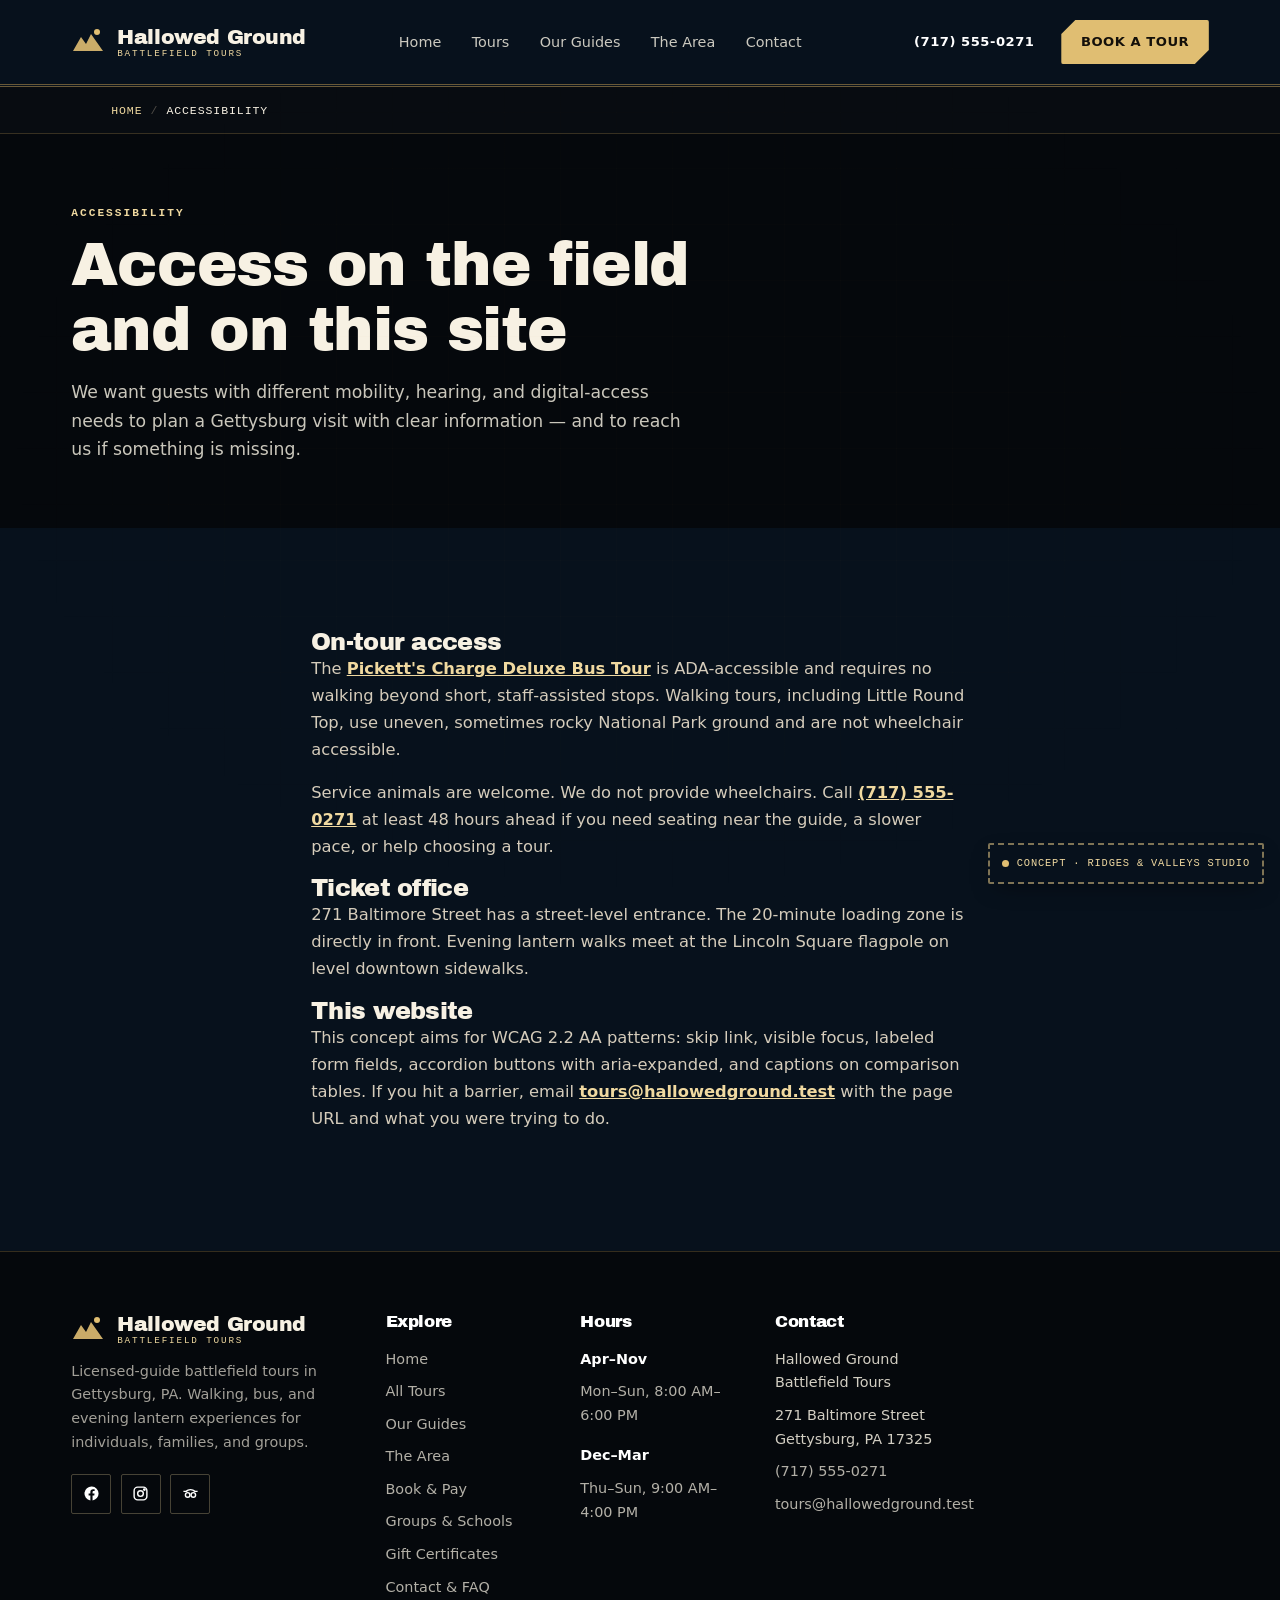
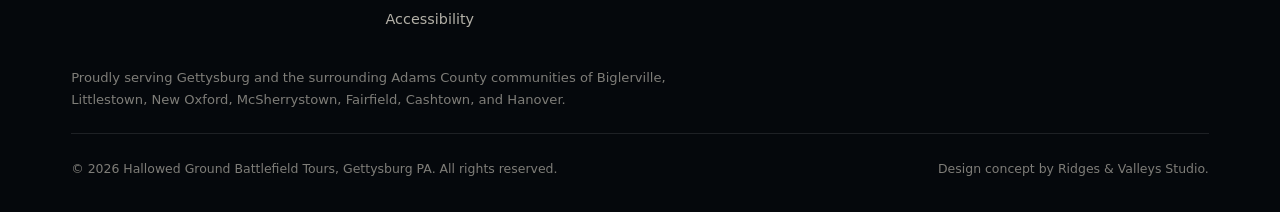
<file: accessibility.html>
<!DOCTYPE html>
<html lang="en-US">
<head>
<meta charset="UTF-8">
<meta name="viewport" content="width=device-width, initial-scale=1.0">
<meta name="theme-color" content="#0f1c29">
<meta name="geo.region" content="US-PA">
<meta name="geo.placename" content="Gettysburg, Pennsylvania">
<meta name="geo.position" content="39.828;-77.231">
<meta name="ICBM" content="39.828, -77.231">
<meta name="robots" content="index,follow,max-image-preview:large">
<link rel="icon" href="favicon.svg" type="image/svg+xml">
<link rel="manifest" href="site.webmanifest">
<link rel="sitemap" type="application/xml" title="Sitemap" href="sitemap.xml">
<title>Accessibility | Hallowed Ground Battlefield Tours, Gettysburg</title>
<meta name="description" content="Physical access, ADA bus tour, and website accessibility notes for Hallowed Ground Battlefield Tours in Gettysburg, PA.">
<link rel="canonical" href="https://matthummel-pa.github.io/tour-hallowed-ground-tours-theme/accessibility.html">
<meta property="og:type" content="website">
<meta property="og:title" content="Accessibility | Hallowed Ground Battlefield Tours, Gettysburg">
<meta property="og:description" content="Physical access, ADA bus tour, and website accessibility notes for Hallowed Ground Battlefield Tours in Gettysburg, PA.">
<meta property="og:url" content="https://matthummel-pa.github.io/tour-hallowed-ground-tours-theme/accessibility.html">
<meta property="og:image" content="https://upload.wikimedia.org/wikipedia/commons/thumb/1/11/Pennsylvania_-_Gettysburg_-_NARA_-_68148252_%28cropped%29.jpg/1280px-Pennsylvania_-_Gettysburg_-_NARA_-_68148252_%28cropped%29.jpg">
<meta property="og:image:alt" content="Gettysburg battlefield monument and cannon at sunrise">
<meta property="og:locale" content="en_US">
<meta property="og:site_name" content="Hallowed Ground Battlefield Tours">
<meta name="twitter:card" content="summary_large_image">
<meta name="twitter:title" content="Accessibility | Hallowed Ground Battlefield Tours, Gettysburg">
<meta name="twitter:description" content="Physical access, ADA bus tour, and website accessibility notes for Hallowed Ground Battlefield Tours in Gettysburg, PA.">
<meta name="twitter:image" content="https://upload.wikimedia.org/wikipedia/commons/thumb/1/11/Pennsylvania_-_Gettysburg_-_NARA_-_68148252_%28cropped%29.jpg/1280px-Pennsylvania_-_Gettysburg_-_NARA_-_68148252_%28cropped%29.jpg">
<link rel="preconnect" href="https://upload.wikimedia.org" crossorigin>
<link rel="preconnect" href="https://fonts.googleapis.com">
<link rel="preconnect" href="https://fonts.gstatic.com" crossorigin>
<link href="https://fonts.googleapis.com/css2?family=Outfit:wght@400;500;600;700&amp;family=Instrument+Serif:ital@0;1&amp;family=JetBrains+Mono:wght@500;700&amp;display=swap" rel="stylesheet">
<link rel="stylesheet" href="styles.css">
<script type="application/ld+json">
{
  "@context": "https://schema.org",
  "@type": "TravelAgency",
  "@id": "https://matthummel-pa.github.io/tour-hallowed-ground-tours-theme/#business",
  "name": "Hallowed Ground Battlefield Tours",
  "url": "https://matthummel-pa.github.io/tour-hallowed-ground-tours-theme/accessibility.html",
  "image": "https://upload.wikimedia.org/wikipedia/commons/thumb/1/11/Pennsylvania_-_Gettysburg_-_NARA_-_68148252_%28cropped%29.jpg/1280px-Pennsylvania_-_Gettysburg_-_NARA_-_68148252_%28cropped%29.jpg",
  "description": "Licensed-guide walking, bus, and evening lantern tours of the Gettysburg battlefield in Gettysburg, Pennsylvania.",
  "telephone": "+17175550271",
  "email": "tours@hallowedground.test",
  "priceRange": "$$",
  "address": {
    "@type": "PostalAddress",
    "streetAddress": "271 Baltimore Street",
    "addressLocality": "Gettysburg",
    "addressRegion": "PA",
    "postalCode": "17325",
    "addressCountry": "US"
  },
  "geo": {
    "@type": "GeoCoordinates",
    "latitude": 39.828,
    "longitude": -77.231
  },
  "openingHoursSpecification": [
    {
      "@type": "OpeningHoursSpecification",
      "dayOfWeek": [
        "Monday",
        "Tuesday",
        "Wednesday",
        "Thursday",
        "Friday",
        "Saturday",
        "Sunday"
      ],
      "opens": "08:00",
      "closes": "18:00",
      "validFrom": "2026-04-01",
      "validThrough": "2026-11-30"
    },
    {
      "@type": "OpeningHoursSpecification",
      "dayOfWeek": [
        "Thursday",
        "Friday",
        "Saturday",
        "Sunday"
      ],
      "opens": "09:00",
      "closes": "16:00",
      "validFrom": "2026-12-01",
      "validThrough": "2027-03-31"
    }
  ],
  "areaServed": [
    {
      "@type": "City",
      "name": "Gettysburg, Pennsylvania"
    },
    {
      "@type": "AdministrativeArea",
      "name": "Adams County, Pennsylvania"
    },
    {
      "@type": "City",
      "name": "Biglerville, Pennsylvania"
    },
    {
      "@type": "City",
      "name": "Littlestown, Pennsylvania"
    },
    {
      "@type": "City",
      "name": "New Oxford, Pennsylvania"
    },
    {
      "@type": "City",
      "name": "McSherrystown, Pennsylvania"
    },
    {
      "@type": "City",
      "name": "Fairfield, Pennsylvania"
    },
    {
      "@type": "City",
      "name": "Cashtown, Pennsylvania"
    },
    {
      "@type": "City",
      "name": "Hanover, Pennsylvania"
    }
  ],
  "hasMap": "https://www.openstreetmap.org/?mlat=39.828&mlon=-77.231#map=17/39.828/-77.231",
  "currenciesAccepted": "USD",
  "paymentAccepted": "Cash, Credit Card",
  "knowsLanguage": "en-US"
}
</script>
<script type="application/ld+json">
{
  "@context": "https://schema.org",
  "@type": "BreadcrumbList",
  "itemListElement": [
    {
      "@type": "ListItem",
      "position": 1,
      "name": "Home",
      "item": "https://matthummel-pa.github.io/tour-hallowed-ground-tours-theme/index.html"
    },
    {
      "@type": "ListItem",
      "position": 2,
      "name": "Accessibility",
      "item": "https://matthummel-pa.github.io/tour-hallowed-ground-tours-theme/accessibility.html"
    }
  ]
}
</script>
</head>
<body>
<a href="#main" class="skip-link">Skip to main content</a>
<header class="site-header">
  <div class="wrap header-inner">
    <a href="index.html" class="brand">
      <svg class="brand-mark" width="34" height="34" viewBox="0 0 34 34" fill="none" aria-hidden="true"><path d="M2 26L10 12L15 19L20 9L32 26H2Z" fill="currentColor" opacity="0.9"/><circle cx="26" cy="7" r="3" fill="currentColor"/></svg>
      <span class="brand-text">
        <span class="brand-name">Hallowed Ground</span>
        <span class="brand-sub">Battlefield Tours</span>
      </span>
    </a>
    <nav class="main-nav" aria-label="Primary">
      <ul><li><a href="index.html">Home</a></li><li><a href="tours.html">Tours</a></li><li><a href="guides.html">Our Guides</a></li><li><a href="area.html">The Area</a></li><li><a href="accessibility.html">Contact</a></li></ul>
    </nav>
    <div class="header-actions">
      <a href="tel:+17175550271" class="btn btn-ghost btn-sm" style="color:#fff;">(717) 555-0271</a>
      <a href="book.html" class="btn btn-primary btn-sm">Book a Tour</a>
      <button type="button" class="hamburger" id="hamburgerBtn" aria-expanded="false" aria-controls="mobileNav" aria-label="Open menu">
        <span></span><span></span><span></span>
      </button>
    </div>
  </div>
</header>

<nav class="mobile-nav" id="mobileNav" aria-label="Mobile">
  <ul><li><a href="index.html">Home</a></li><li><a href="tours.html">Tours</a></li><li><a href="guides.html">Our Guides</a></li><li><a href="area.html">The Area</a></li><li><a href="accessibility.html">Contact</a></li></ul>
  <a href="tel:+17175550271" class="btn btn-outline btn-block" style="color:#fff;">Call (717) 555-0271</a>
  <a href="book.html" class="btn btn-primary btn-block" style="margin-top:0.8rem;">Book a Tour</a>
</nav>

<main id="main">
<nav class="breadcrumb" aria-label="Breadcrumb"><div class="wrap"><ol><li><a href="index.html">Home</a></li><li class="sep" aria-hidden="true">/</li><li aria-current="page">Accessibility</li></ol></div></nav>
  <section class="page-intro">
    <div class="wrap reveal">
      <span class="eyebrow">Accessibility</span>
      <h1>Access on the field and on this site</h1>
      <p>We want guests with different mobility, hearing, and digital-access needs to plan a Gettysburg visit with clear information — and to reach us if something is missing.</p>
    </div>
  </section>
  <section class="section">
    <div class="wrap prose reveal">
      
<h2>On-tour access</h2>
<p>The <a href="tours.html#bus">Pickett&#x27;s Charge Deluxe Bus Tour</a> is ADA-accessible and requires no walking beyond short, staff-assisted stops. Walking tours, including Little Round Top, use uneven, sometimes rocky National Park ground and are not wheelchair accessible.</p>
<p>Service animals are welcome. We do not provide wheelchairs. Call <a href="tel:+17175550271">(717) 555-0271</a> at least 48 hours ahead if you need seating near the guide, a slower pace, or help choosing a tour.</p>
<h2>Ticket office</h2>
<p>271 Baltimore Street has a street-level entrance. The 20-minute loading zone is directly in front. Evening lantern walks meet at the Lincoln Square flagpole on level downtown sidewalks.</p>
<h2>This website</h2>
<p>This concept aims for WCAG 2.2 AA patterns: skip link, visible focus, labeled form fields, accordion buttons with aria-expanded, and captions on comparison tables. If you hit a barrier, email <a href="mailto:tours@hallowedground.test">tours@hallowedground.test</a> with the page URL and what you were trying to do.</p>

    </div>
  </section>
</main>
<footer class="site-footer">
  <div class="wrap">
    <div class="footer-grid">
      <div class="footer-brand">
        <a href="index.html" class="brand" style="color:#fff;">
          <svg class="brand-mark" width="34" height="34" viewBox="0 0 34 34" fill="none" aria-hidden="true"><path d="M2 26L10 12L15 19L20 9L32 26H2Z" fill="currentColor" opacity="0.9"/><circle cx="26" cy="7" r="3" fill="currentColor"/></svg>
          <span class="brand-text"><span class="brand-name">Hallowed Ground</span><span class="brand-sub">Battlefield Tours</span></span>
        </a>
        <p>Licensed-guide battlefield tours in Gettysburg, PA. Walking, bus, and evening lantern experiences for individuals, families, and groups.</p>
        <div class="social-row">
          <a href="#" aria-label="Hallowed Ground Battlefield Tours on Facebook"><svg width="17" height="17" viewBox="0 0 24 24" fill="currentColor" aria-hidden="true"><path d="M22 12a10 10 0 10-11.6 9.9v-7H7.9V12h2.5V9.8c0-2.5 1.5-3.9 3.8-3.9 1.1 0 2.2.2 2.2.2v2.5h-1.3c-1.2 0-1.6.8-1.6 1.6V12h2.8l-.4 2.9h-2.4v7A10 10 0 0022 12z"/></svg></a>
          <a href="#" aria-label="Hallowed Ground Battlefield Tours on Instagram"><svg width="17" height="17" viewBox="0 0 24 24" fill="none" stroke="currentColor" stroke-width="2" aria-hidden="true"><rect x="3" y="3" width="18" height="18" rx="5"/><circle cx="12" cy="12" r="4"/><circle cx="17.5" cy="6.5" r="1"/></svg></a>
          <a href="#" aria-label="Hallowed Ground Battlefield Tours on TripAdvisor"><svg width="17" height="17" viewBox="0 0 24 24" fill="none" stroke="currentColor" stroke-width="2" aria-hidden="true"><circle cx="8" cy="14" r="3.2"/><circle cx="16" cy="14" r="3.2"/><path d="M2 9h6M16 9h6M12 6.5c-2.5 0-4.7 1-6.2 2.5M12 6.5c2.5 0 4.7 1 6.2 2.5"/></svg></a>
        </div>
      </div>
      <div>
        <h4>Explore</h4>
        <ul>
          <li><a href="index.html">Home</a></li>
          <li><a href="tours.html">All Tours</a></li>
          <li><a href="guides.html">Our Guides</a></li>
          <li><a href="area.html">The Area</a></li>
          <li><a href="book.html">Book &amp; Pay</a></li>
          <li><a href="groups.html">Groups &amp; Schools</a></li>
          <li><a href="gift.html">Gift Certificates</a></li>
          <li><a href="contact.html">Contact &amp; FAQ</a></li>
          <li><a href="accessibility.html">Accessibility</a></li>
        </ul>
      </div>
      <div>
        <h4>Hours</h4>
        <ul class="footer-hours">
          <li><b style="color:#fff;">Apr&ndash;Nov</b></li>
          <li>Mon&ndash;Sun, 8:00 AM&ndash;6:00 PM</li>
          <li style="margin-top:0.5rem;"><b style="color:#fff;">Dec&ndash;Mar</b></li>
          <li>Thu&ndash;Sun, 9:00 AM&ndash;4:00 PM</li>
          <li class="hours-live" data-hours-live></li>
        </ul>
      </div>
      <div>
        <h4>Contact</h4>
        <ul>
          <li>Hallowed Ground Battlefield Tours</li>
          <li>271 Baltimore Street<br>Gettysburg, PA 17325</li>
          <li><a href="tel:+17175550271">(717) 555-0271</a></li>
          <li><a href="mailto:tours@hallowedground.test">tours@hallowedground.test</a></li>
        </ul>
      </div>
    </div>
    <p class="footer-service">Proudly serving Gettysburg and the surrounding Adams County communities of Biglerville, Littlestown, New Oxford, McSherrystown, Fairfield, Cashtown, and Hanover.</p>
    <div class="footer-bottom">
      <span>&copy; <span data-year>2026</span> Hallowed Ground Battlefield Tours, Gettysburg PA. All rights reserved.</span>
      <span>Design concept by Ridges &amp; Valleys Studio.</span>
    </div>
  </div>
</footer>

<a href="#" class="concept-badge" aria-label="This is a design concept by Ridges and Valleys Studio">
  <span class="dot" aria-hidden="true"></span> Concept &middot; Ridges &amp; Valleys Studio
</a>

<script src="main.js" defer></script>
</body>
</html>
</file>
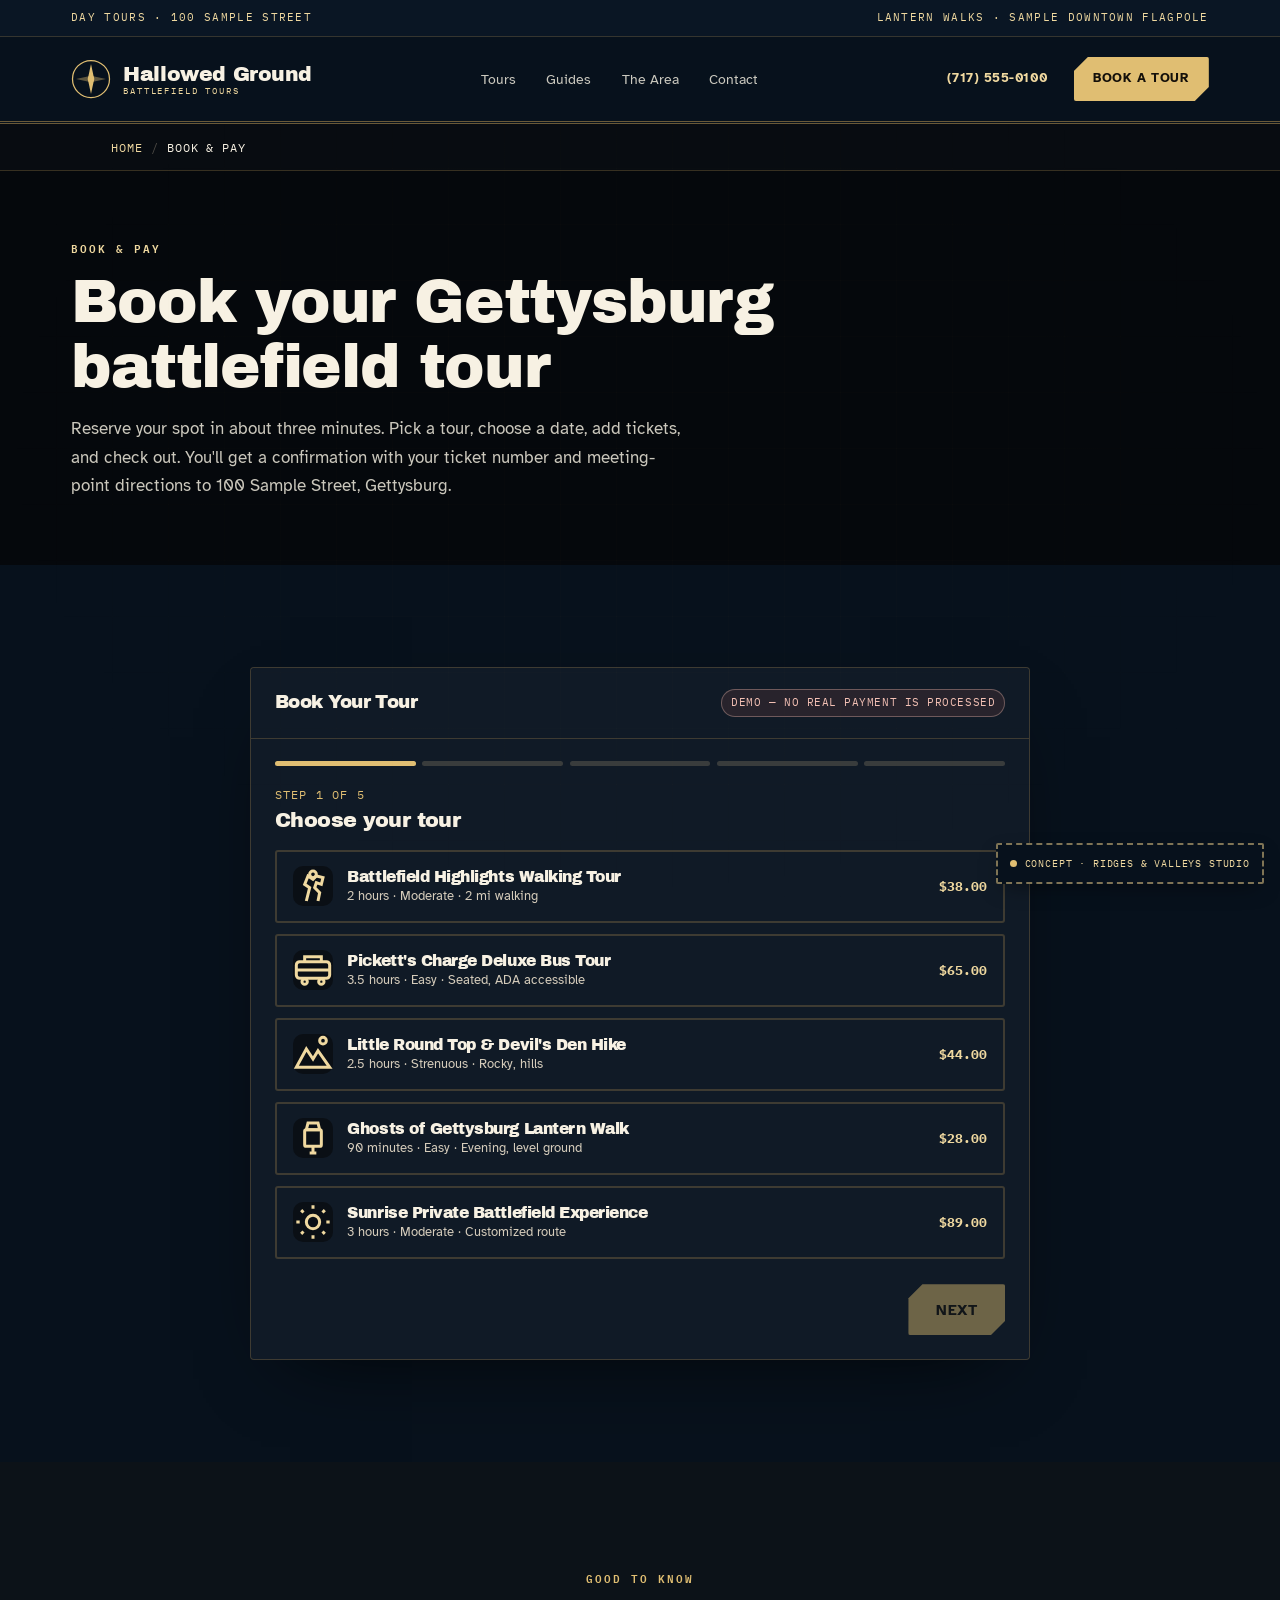
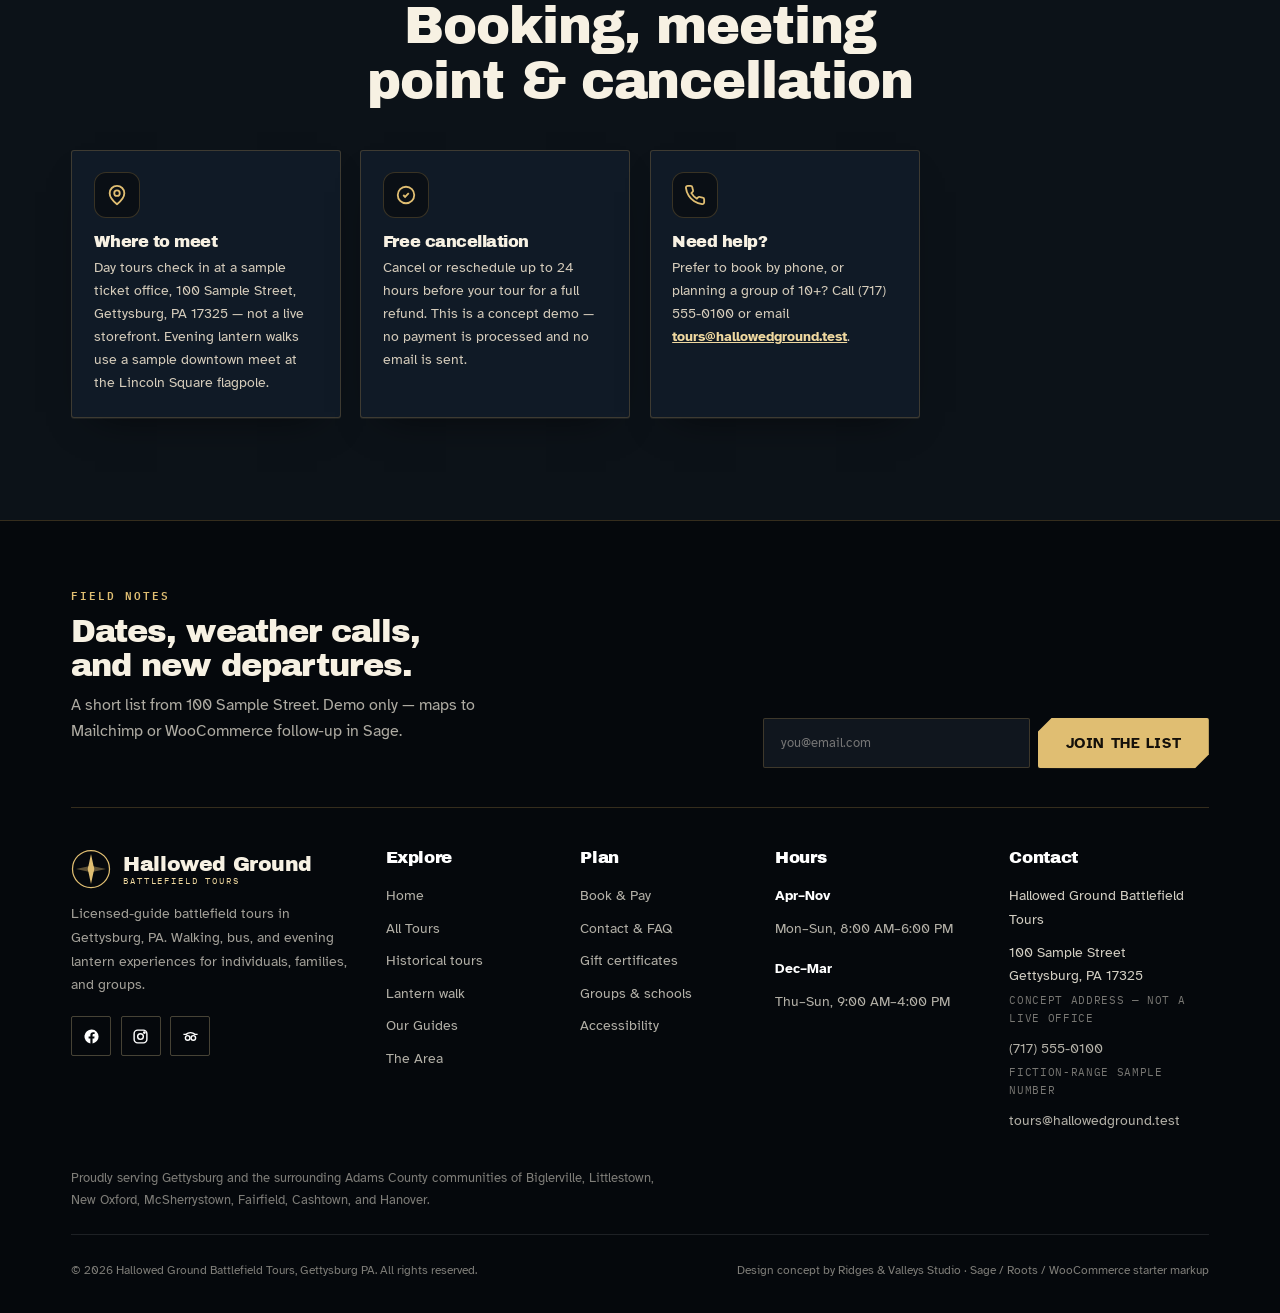
<file: book.html>
<!DOCTYPE html>
<html lang="en">
<head>
<meta charset="UTF-8">
<meta name="viewport" content="width=device-width, initial-scale=1.0">
<title>Book &amp; Pay | Hallowed Ground Battlefield Tours, Gettysburg PA</title>
<meta name="description" content="Book and pay for a Gettysburg battlefield tour with Hallowed Ground Battlefield Tours. Pick a tour, choose a date, and check out securely. Gettysburg, PA.">
<link rel="canonical" href="https://matthummel-pa.github.io/tour-hallowed-ground-tours-theme/book.html">
<meta property="og:type" content="website">
<meta property="og:title" content="Book &amp; Pay | Hallowed Ground Battlefield Tours, Gettysburg PA">
<meta property="og:description" content="Book and pay for a Gettysburg battlefield tour with Hallowed Ground Battlefield Tours. Pick a tour, choose a date, and check out securely. Gettysburg, PA.">
<meta property="og:url" content="https://matthummel-pa.github.io/tour-hallowed-ground-tours-theme/book.html">
<meta property="og:image" content="https://commons.wikimedia.org/wiki/Special:FilePath/Pennsylvania_-_Gettysburg_-_NARA_-_68148252_(cropped).jpg?width=1600">
<link rel="preconnect" href="https://fonts.googleapis.com">
<link rel="preconnect" href="https://fonts.gstatic.com" crossorigin>
<link href="https://fonts.googleapis.com/css2?family=Atkinson+Hyperlegible:wght@400;700;800&amp;family=IBM+Plex+Mono:wght@400;500;600&amp;display=swap" rel="stylesheet">
<link rel="stylesheet" href="styles.css?v=archivo-1">
<script type="application/ld+json">
{
  "@context": "https://schema.org",
  "@type": "TravelAgency",
  "@id": "https://matthummel-pa.github.io/tour-hallowed-ground-tours-theme/#business",
  "name": "Hallowed Ground Battlefield Tours",
  "url": "https://matthummel-pa.github.io/tour-hallowed-ground-tours-theme/book.html",
  "image": "https://commons.wikimedia.org/wiki/Special:FilePath/Pennsylvania_-_Gettysburg_-_NARA_-_68148252_(cropped).jpg?width=1600",
  "description": "Licensed-guide walking, bus, and evening lantern tours of the Gettysburg battlefield in Gettysburg, Pennsylvania.",
  "telephone": "+17175550100",
  "email": "tours@hallowedground.test",
  "priceRange": "$$",
  "address": {
    "@type": "PostalAddress",
    "streetAddress": "100 Sample Street",
    "addressLocality": "Gettysburg",
    "addressRegion": "PA",
    "postalCode": "17325",
    "addressCountry": "US"
  },
  "geo": {
    "@type": "GeoCoordinates",
    "latitude": 39.83,
    "longitude": -77.23
  },
  "openingHoursSpecification": [
    {
      "@type": "OpeningHoursSpecification",
      "dayOfWeek": [
        "Monday",
        "Tuesday",
        "Wednesday",
        "Thursday",
        "Friday",
        "Saturday",
        "Sunday"
      ],
      "opens": "08:00",
      "closes": "18:00",
      "validFrom": "2026-04-01",
      "validThrough": "2026-11-30"
    },
    {
      "@type": "OpeningHoursSpecification",
      "dayOfWeek": [
        "Thursday",
        "Friday",
        "Saturday",
        "Sunday"
      ],
      "opens": "09:00",
      "closes": "16:00",
      "validFrom": "2026-12-01",
      "validThrough": "2027-03-31"
    }
  ],
  "areaServed": [
    {
      "@type": "City",
      "name": "Gettysburg, Pennsylvania"
    },
    {
      "@type": "AdministrativeArea",
      "name": "Adams County, Pennsylvania"
    },
    {
      "@type": "City",
      "name": "Biglerville, Pennsylvania"
    },
    {
      "@type": "City",
      "name": "Littlestown, Pennsylvania"
    },
    {
      "@type": "City",
      "name": "New Oxford, Pennsylvania"
    },
    {
      "@type": "City",
      "name": "McSherrystown, Pennsylvania"
    },
    {
      "@type": "City",
      "name": "Fairfield, Pennsylvania"
    },
    {
      "@type": "City",
      "name": "Cashtown, Pennsylvania"
    },
    {
      "@type": "City",
      "name": "Hanover, Pennsylvania"
    }
  ],
  "sameAs": [
    "https://www.facebook.com/",
    "https://www.instagram.com/",
    "https://www.tripadvisor.com/"
  ]
}
</script>
<script type="application/ld+json">
{
  "@context": "https://schema.org",
  "@type": "BreadcrumbList",
  "itemListElement": [
    {
      "@type": "ListItem",
      "position": 1,
      "name": "Home",
      "item": "https://matthummel-pa.github.io/tour-hallowed-ground-tours-theme/index.html"
    },
    {
      "@type": "ListItem",
      "position": 2,
      "name": "Book & Pay",
      "item": "https://matthummel-pa.github.io/tour-hallowed-ground-tours-theme/book.html"
    }
  ]
}
</script>
</head>
<body class="page woocommerce-checkout">
<!-- sage:begin resources/views/sections/header.blade.php -->
<a href="#main" class="skip-link">Skip to main content</a>
<header class="site-header" role="banner">
  <div class="header-rail">
    <div class="wrap">
      <span>Day tours · 100 Sample Street</span>
      <span>Lantern walks · sample downtown flagpole</span>
    </div>
  </div>
  <div class="wrap header-inner">
    <a href="index.html" class="brand">
      <svg class="brand-mark" width="40" height="40" viewBox="0 0 40 40" fill="none" aria-hidden="true"><circle cx="20" cy="20" r="18.5" stroke="currentColor" stroke-width="1.25"/><path d="M20 5l3.2 15L20 35l-3.2-15z" fill="currentColor"/><path d="M5 20l15-3.2L35 20l-15 3.2z" fill="currentColor" opacity=".4"/><circle cx="20" cy="20" r="3.2" fill="currentColor"/></svg>
      <span class="brand-text">
        <span class="brand-name">Hallowed Ground</span>
        <span class="brand-sub">Battlefield Tours</span>
      </span>
    </a>
    <nav class="main-nav" aria-label="Primary">
      <ul>
        <li class="has-sub">
          <button type="button" class="nav-trigger" aria-expanded="false" aria-haspopup="true">Tours</button>
          <div class="nav-panel" role="menu">
            <a href="tours.html#historical" role="menuitem">Historical battlefield tours<small>Walking, bus, hike, and private sunrise</small></a>
            <a href="tours.html#after-dark" role="menuitem">After-dark lantern walk<small>History after dark downtown — not a gimmick</small></a>
            <a href="tours.html" role="menuitem">See all 5 tours<small>Filter by day field or evening</small></a>
            <a href="contact.html#groups" role="menuitem">Groups &amp; schools<small>Families, reunions, and classrooms</small></a>
            <a href="contact.html#gifts" role="menuitem">Gift certificates<small>WooCommerce product in the live theme</small></a>
          </div>
        </li>
        <li><a href="guides.html">Guides</a></li>
        <li><a href="area.html">The Area</a></li>
        <li><a href="contact.html">Contact</a></li>
      </ul>
    </nav>
    <div class="header-actions">
      <a href="tel:+17175550100" class="btn btn-ghost btn-sm header-phone">(717) 555-0100</a>
      <a href="book.html" class="btn btn-primary btn-sm">Book a Tour</a>
      <button type="button" class="hamburger" id="hamburgerBtn" aria-expanded="false" aria-controls="mobileNav" aria-label="Open menu">
        <span></span><span></span><span></span>
      </button>
    </div>
  </div>
</header>
<nav class="mobile-nav" id="mobileNav" aria-label="Mobile">
  <ul>
    <li><a href="index.html">Home</a></li>
    <li><a href="tours.html">All Tours</a></li>
    <li class="sub"><a href="tours.html#historical">Historical tours</a></li>
    <li class="sub"><a href="tours.html#after-dark">After-dark lantern walk</a></li>
    <li><a href="guides.html">Our Guides</a></li>
    <li><a href="area.html">The Area</a></li>
    <li><a href="contact.html">Contact</a></li>
    <li><a href="book.html">Book &amp; Pay</a></li>
  </ul>
  <a href="tel:+17175550100" class="btn btn-outline btn-block">Call (717) 555-0100</a>
  <a href="book.html" class="btn btn-primary btn-block">Book a Tour</a>
</nav>
<!-- sage:end sections/header.blade.php -->

<main id="main">
<nav class="breadcrumb" aria-label="Breadcrumb"><div class="wrap"><ol><li><a href="index.html">Home</a></li><li class="sep" aria-hidden="true">/</li><li aria-current="page">Book &amp; Pay</li></ol></div></nav>
  <section class="page-intro">
    <div class="wrap reveal">
      <span class="eyebrow">Book &amp; Pay</span>
      <h1>Book your Gettysburg battlefield tour</h1>
      <p>Reserve your spot in about three minutes. Pick a tour, choose a date, add tickets, and check out. You'll get a confirmation with your ticket number and meeting-point directions to 100 Sample Street, Gettysburg.</p>
    </div>
  </section>

  <section class="section">
    <div class="wrap">
      <div class="booking-inline woocommerce" id="bookingFlow" data-sage="woocommerce/checkout/form-checkout.php">
        <div class="modal-head">
          <h2 id="modalTitle">Book Your Tour</h2>
          <span class="demo-flag" style="margin:0;">Demo &mdash; no real payment is processed</span>
        </div>
        <div class="step-indicator" aria-hidden="true">
          <div class="step-dot" data-step-dot="1"></div>
          <div class="step-dot" data-step-dot="2"></div>
          <div class="step-dot" data-step-dot="3"></div>
          <div class="step-dot" data-step-dot="4"></div>
          <div class="step-dot" data-step-dot="5"></div>
        </div>
        <div class="modal-body">
          <div class="step-panel" data-step="1">
            <div class="step-label">Step 1 of 5</div>
            <h3 class="step-title">Choose your tour</h3>
            <div class="pick-list" id="tourPickList"></div>
          </div>
          <div class="step-panel" data-step="2">
            <div class="step-label">Step 2 of 5</div>
            <h3 class="step-title">Pick a date &amp; time</h3>
            <div class="slot-grid" id="slotGrid"></div>
          </div>
          <div class="step-panel" data-step="3">
            <div class="step-label">Step 3 of 5</div>
            <h3 class="step-title">Ticket quantities</h3>
            <div class="ticket-row">
              <div class="ticket-label"><b>Adult</b><span id="priceAdult">$0</span></div>
              <div class="stepper">
                <button type="button" data-tix-minus="adult" aria-label="Decrease adult tickets">&minus;</button>
                <output id="qtyAdult">0</output>
                <button type="button" data-tix-plus="adult" aria-label="Increase adult tickets">+</button>
              </div>
            </div>
            <div class="ticket-row">
              <div class="ticket-label"><b>Child</b><span id="priceChild">Ages 6&ndash;12 &middot; $0</span></div>
              <div class="stepper">
                <button type="button" data-tix-minus="child" aria-label="Decrease child tickets">&minus;</button>
                <output id="qtyChild">0</output>
                <button type="button" data-tix-plus="child" aria-label="Increase child tickets">+</button>
              </div>
            </div>
            <div class="ticket-row">
              <div class="ticket-label"><b>Senior</b><span id="priceSenior">Ages 65+ &middot; $0</span></div>
              <div class="stepper">
                <button type="button" data-tix-minus="senior" aria-label="Decrease senior tickets">&minus;</button>
                <output id="qtySenior">0</output>
                <button type="button" data-tix-plus="senior" aria-label="Increase senior tickets">+</button>
              </div>
            </div>
            <p class="group-note" id="groupNote"></p>
            <div class="total-bar">
              <span class="tb-label">Running total</span>
              <span class="tb-amount" id="liveTotal" aria-live="polite">$0.00</span>
            </div>
          </div>
          <div class="step-panel" data-step="4">
            <div class="step-label">Step 4 of 5</div>
            <h3 class="step-title">Order summary &amp; checkout</h3>
            <div class="summary-card" id="summaryCard"></div>
            <form id="checkoutForm" class="checkout woocommerce-checkout" novalidate>
              <div class="form-grid">
                <div class="field full">
                  <label for="ccName">Full name</label>
                  <input type="text" id="ccName" name="billing_first_name" autocomplete="name" required>
                </div>
                <div class="field full">
                  <label for="ccEmail">Email address</label>
                  <input type="email" id="ccEmail" name="billing_email" autocomplete="email" required>
                </div>
                <div class="field full">
                  <span class="demo-flag">Demo &mdash; no real payment is processed</span>
                </div>
                <div class="field full">
                  <label for="ccNumber">Card number (demo)</label>
                  <input type="text" id="ccNumber" name="ccNumber" inputmode="numeric" placeholder="4242 4242 4242 4242" maxlength="19" autocomplete="off">
                </div>
                <div class="field">
                  <label for="ccExp">Expiry (demo)</label>
                  <input type="text" id="ccExp" name="ccExp" placeholder="MM / YY" maxlength="7" autocomplete="off">
                </div>
                <div class="field">
                  <label for="ccCvc">CVC (demo)</label>
                  <input type="text" id="ccCvc" name="ccCvc" inputmode="numeric" placeholder="123" maxlength="4" autocomplete="off">
                </div>
              </div>
              <div class="checkout-trust">
                <div class="trust-item">
                  <svg width="18" height="18" viewBox="0 0 24 24" fill="none" stroke="currentColor" stroke-width="2" aria-hidden="true"><rect x="4" y="10" width="16" height="10" rx="2"/><path d="M8 10V7a4 4 0 018 0v3"/></svg>
                  Secure checkout
                </div>
                <div class="trust-item">
                  <svg width="18" height="18" viewBox="0 0 24 24" fill="none" stroke="currentColor" stroke-width="2" aria-hidden="true"><circle cx="12" cy="12" r="9"/><path d="M9 12l2 2 4-4"/></svg>
                  Free cancellation up to 24h
                </div>
                <div class="card-icons" aria-hidden="true">
                  <svg width="30" height="19" viewBox="0 0 34 22"><rect width="34" height="22" rx="4" fill="#1a3b6d"/><text x="17" y="14" font-family="Arial" font-size="8" fill="#fff" text-anchor="middle" font-weight="bold">VISA</text></svg>
                  <svg width="30" height="19" viewBox="0 0 34 22"><rect width="34" height="22" rx="4" fill="#2b2523"/><circle cx="14" cy="11" r="6" fill="#eb001b"/><circle cx="20" cy="11" r="6" fill="#f79e1b" opacity="0.85"/></svg>
                </div>
              </div>
              <button type="submit" class="btn btn-primary btn-block" id="payBtn" style="margin-top:1.3rem;">Pay $0.00</button>
            </form>
          </div>
          <div class="step-panel" data-step="5">
            <div class="confirm-wrap">
              <div class="confirm-icon">
                <svg width="32" height="32" viewBox="0 0 24 24" fill="none" stroke="currentColor" stroke-width="2.5" aria-hidden="true"><path d="M20 6L9 17l-5-5"/></svg>
              </div>
              <h3>You're booked!</h3>
              <p id="confirmSub">Check your email for your tickets and meeting-point directions.</p>
              <div class="ticket-number" id="ticketNumber" aria-live="polite">HG-000000</div>
              <div class="summary-card" id="confirmSummary" style="text-align:left;"></div>
              <button type="button" class="btn btn-primary" id="doneBtn">Book Another Tour</button>
            </div>
          </div>
        </div>
        <div class="modal-nav" id="flowNav">
          <button type="button" class="btn btn-outline-dark" id="backBtn">Back</button>
          <button type="button" class="btn btn-primary" id="nextBtn">Next</button>
        </div>
      </div>
    </div>
  </section>

  <section class="section section-alt">
    <div class="wrap">
      <div class="section-head reveal" style="margin-inline:auto; text-align:center;">
        <span class="eyebrow">Good to Know</span>
        <h2>Booking, meeting point &amp; cancellation</h2>
      </div>
      <div class="expect-grid reveal">
        <div class="expect-card">
          <div class="ic"><svg width="22" height="22" viewBox="0 0 24 24" fill="none" stroke="currentColor" stroke-width="2" aria-hidden="true"><path d="M12 2a8 8 0 00-8 8c0 5.5 8 12 8 12s8-6.5 8-12a8 8 0 00-8-8z"/><circle cx="12" cy="10" r="3"/></svg></div>
          <h3>Where to meet</h3>
          <p>Day tours check in at a sample ticket office, 100 Sample Street, Gettysburg, PA 17325 — not a live storefront. Evening lantern walks use a sample downtown meet at the Lincoln Square flagpole.</p>
        </div>
        <div class="expect-card">
          <div class="ic"><svg width="22" height="22" viewBox="0 0 24 24" fill="none" stroke="currentColor" stroke-width="2" aria-hidden="true"><circle cx="12" cy="12" r="9"/><path d="M9 12l2 2 4-4"/></svg></div>
          <h3>Free cancellation</h3>
          <p>Cancel or reschedule up to 24 hours before your tour for a full refund. This is a concept demo &mdash; no payment is processed and no email is sent.</p>
        </div>
        <div class="expect-card">
          <div class="ic"><svg width="22" height="22" viewBox="0 0 24 24" fill="none" stroke="currentColor" stroke-width="2" aria-hidden="true"><path d="M22 16.92v3a2 2 0 01-2.18 2 19.79 19.79 0 01-8.63-3.07 19.5 19.5 0 01-6-6 19.79 19.79 0 01-3.07-8.67A2 2 0 014.11 2h3a2 2 0 012 1.72c.127.96.361 1.902.7 2.81a2 2 0 01-.45 2.11L8.09 9.91a16 16 0 006 6l1.27-1.27a2 2 0 012.11-.45c.908.339 1.85.573 2.81.7A2 2 0 0122 16.92z"/></svg></div>
          <h3>Need help?</h3>
          <p>Prefer to book by phone, or planning a group of 10+? Call (717) 555-0100 or email <a href="mailto:tours@hallowedground.test" style="color:var(--gold-300); font-weight:600;">tours@hallowedground.test</a>.</p>
        </div>
      </div>
    </div>
  </section>
</main>

<!-- sage:begin resources/views/sections/footer.blade.php -->
<footer class="site-footer" role="contentinfo">
  <div class="wrap">
    <div class="footer-cta">
      <div>
        <span class="eyebrow">Field notes</span>
        <h2 style="font-size:clamp(1.5rem,3vw,2rem);margin:0.4rem 0 0.5rem;">Dates, weather calls, and new departures.</h2>
        <p style="color:rgba(247,241,227,0.7);max-width:46ch;">A short list from 100 Sample Street. Demo only — maps to Mailchimp or WooCommerce follow-up in Sage.</p>
        <p data-newsletter-note style="min-height:1.2em;font-size:0.82rem;color:var(--gold-300);margin-top:0.5rem;"></p>
      </div>
      <form class="newsletter" data-newsletter>
        <label class="visually-hidden" for="nlEmail">Email</label>
        <input id="nlEmail" name="EMAIL" type="email" autocomplete="email" placeholder="you@email.com" required>
        <button class="btn btn-primary" type="submit">Join the list</button>
      </form>
    </div>
    <div class="footer-grid">
      <div class="footer-brand">
        <a href="index.html" class="brand">
          <svg class="brand-mark" width="40" height="40" viewBox="0 0 40 40" fill="none" aria-hidden="true"><circle cx="20" cy="20" r="18.5" stroke="currentColor" stroke-width="1.25"/><path d="M20 5l3.2 15L20 35l-3.2-15z" fill="currentColor"/><path d="M5 20l15-3.2L35 20l-15 3.2z" fill="currentColor" opacity=".4"/><circle cx="20" cy="20" r="3.2" fill="currentColor"/></svg>
          <span class="brand-text"><span class="brand-name">Hallowed Ground</span><span class="brand-sub">Battlefield Tours</span></span>
        </a>
        <p>Licensed-guide battlefield tours in Gettysburg, PA. Walking, bus, and evening lantern experiences for individuals, families, and groups.</p>
        <div class="social-row">
          <a href="#" aria-label="Hallowed Ground Battlefield Tours on Facebook"><svg width="17" height="17" viewBox="0 0 24 24" fill="currentColor" aria-hidden="true"><path d="M22 12a10 10 0 10-11.6 9.9v-7H7.9V12h2.5V9.8c0-2.5 1.5-3.9 3.8-3.9 1.1 0 2.2.2 2.2.2v2.5h-1.3c-1.2 0-1.6.8-1.6 1.6V12h2.8l-.4 2.9h-2.4v7A10 10 0 0022 12z"/></svg></a>
          <a href="#" aria-label="Hallowed Ground Battlefield Tours on Instagram"><svg width="17" height="17" viewBox="0 0 24 24" fill="none" stroke="currentColor" stroke-width="2" aria-hidden="true"><rect x="3" y="3" width="18" height="18" rx="5"/><circle cx="12" cy="12" r="4"/><circle cx="17.5" cy="6.5" r="1"/></svg></a>
          <a href="#" aria-label="Hallowed Ground Battlefield Tours on TripAdvisor"><svg width="17" height="17" viewBox="0 0 24 24" fill="none" stroke="currentColor" stroke-width="2" aria-hidden="true"><circle cx="8" cy="14" r="3.2"/><circle cx="16" cy="14" r="3.2"/><path d="M2 9h6M16 9h6M12 6.5c-2.5 0-4.7 1-6.2 2.5M12 6.5c2.5 0 4.7 1 6.2 2.5"/></svg></a>
        </div>
      </div>
      <div>
        <h4>Explore</h4>
        <ul>
          <li><a href="index.html">Home</a></li>
          <li><a href="tours.html">All Tours</a></li>
          <li><a href="tours.html#historical">Historical tours</a></li>
          <li><a href="tours.html#after-dark">Lantern walk</a></li>
          <li><a href="guides.html">Our Guides</a></li>
          <li><a href="area.html">The Area</a></li>
        </ul>
      </div>
      <div>
        <h4>Plan</h4>
        <ul>
          <li><a href="book.html">Book &amp; Pay</a></li>
          <li><a href="contact.html">Contact &amp; FAQ</a></li>
          <li><a href="contact.html#gifts">Gift certificates</a></li>
          <li><a href="contact.html#groups">Groups &amp; schools</a></li>
          <li><a href="contact.html">Accessibility</a></li>
        </ul>
      </div>
      <div>
        <h4>Hours</h4>
        <ul class="footer-hours">
          <li><b style="color:#fff;">Apr–Nov</b></li>
          <li>Mon–Sun, 8:00 AM–6:00 PM</li>
          <li style="margin-top:0.5rem;"><b style="color:#fff;">Dec–Mar</b></li>
          <li>Thu–Sun, 9:00 AM–4:00 PM</li>
        </ul>
      </div>
      <div>
        <h4>Contact</h4>
        <ul>
          <li>Hallowed Ground Battlefield Tours</li>
          <li>100 Sample Street<br>Gettysburg, PA 17325<br><span class="nap-note">Concept address — not a live office</span></li>
          <li><a href="tel:+17175550100">(717) 555-0100</a><br><span class="nap-note">Fiction-range sample number</span></li>
          <li><a href="mailto:tours@hallowedground.test">tours@hallowedground.test</a></li>
        </ul>
      </div>
    </div>
    <p class="footer-service">Proudly serving Gettysburg and the surrounding Adams County communities of Biglerville, Littlestown, New Oxford, McSherrystown, Fairfield, Cashtown, and Hanover.</p>
    <div class="footer-bottom">
      <span>&copy; <span data-year>2026</span> Hallowed Ground Battlefield Tours, Gettysburg PA. All rights reserved.</span>
      <span>Design concept by Ridges &amp; Valleys Studio · Sage / Roots / WooCommerce starter markup</span>
    </div>
  </div>
</footer>
<div class="sticky-book">
  <a href="tel:+17175550100" class="btn btn-outline btn-sm">Call</a>
  <a href="book.html" class="btn btn-primary btn-sm">Book a Tour</a>
</div>
<!-- sage:end sections/footer.blade.php -->

<a href="#" class="concept-badge" aria-label="This is a design concept by Ridges and Valleys Studio">
  <span class="dot" aria-hidden="true"></span> Concept · Ridges &amp; Valleys Studio
</a>

<script src="main.js" defer></script>
<script src="book.js" defer></script>
</body>
</html>
</file>
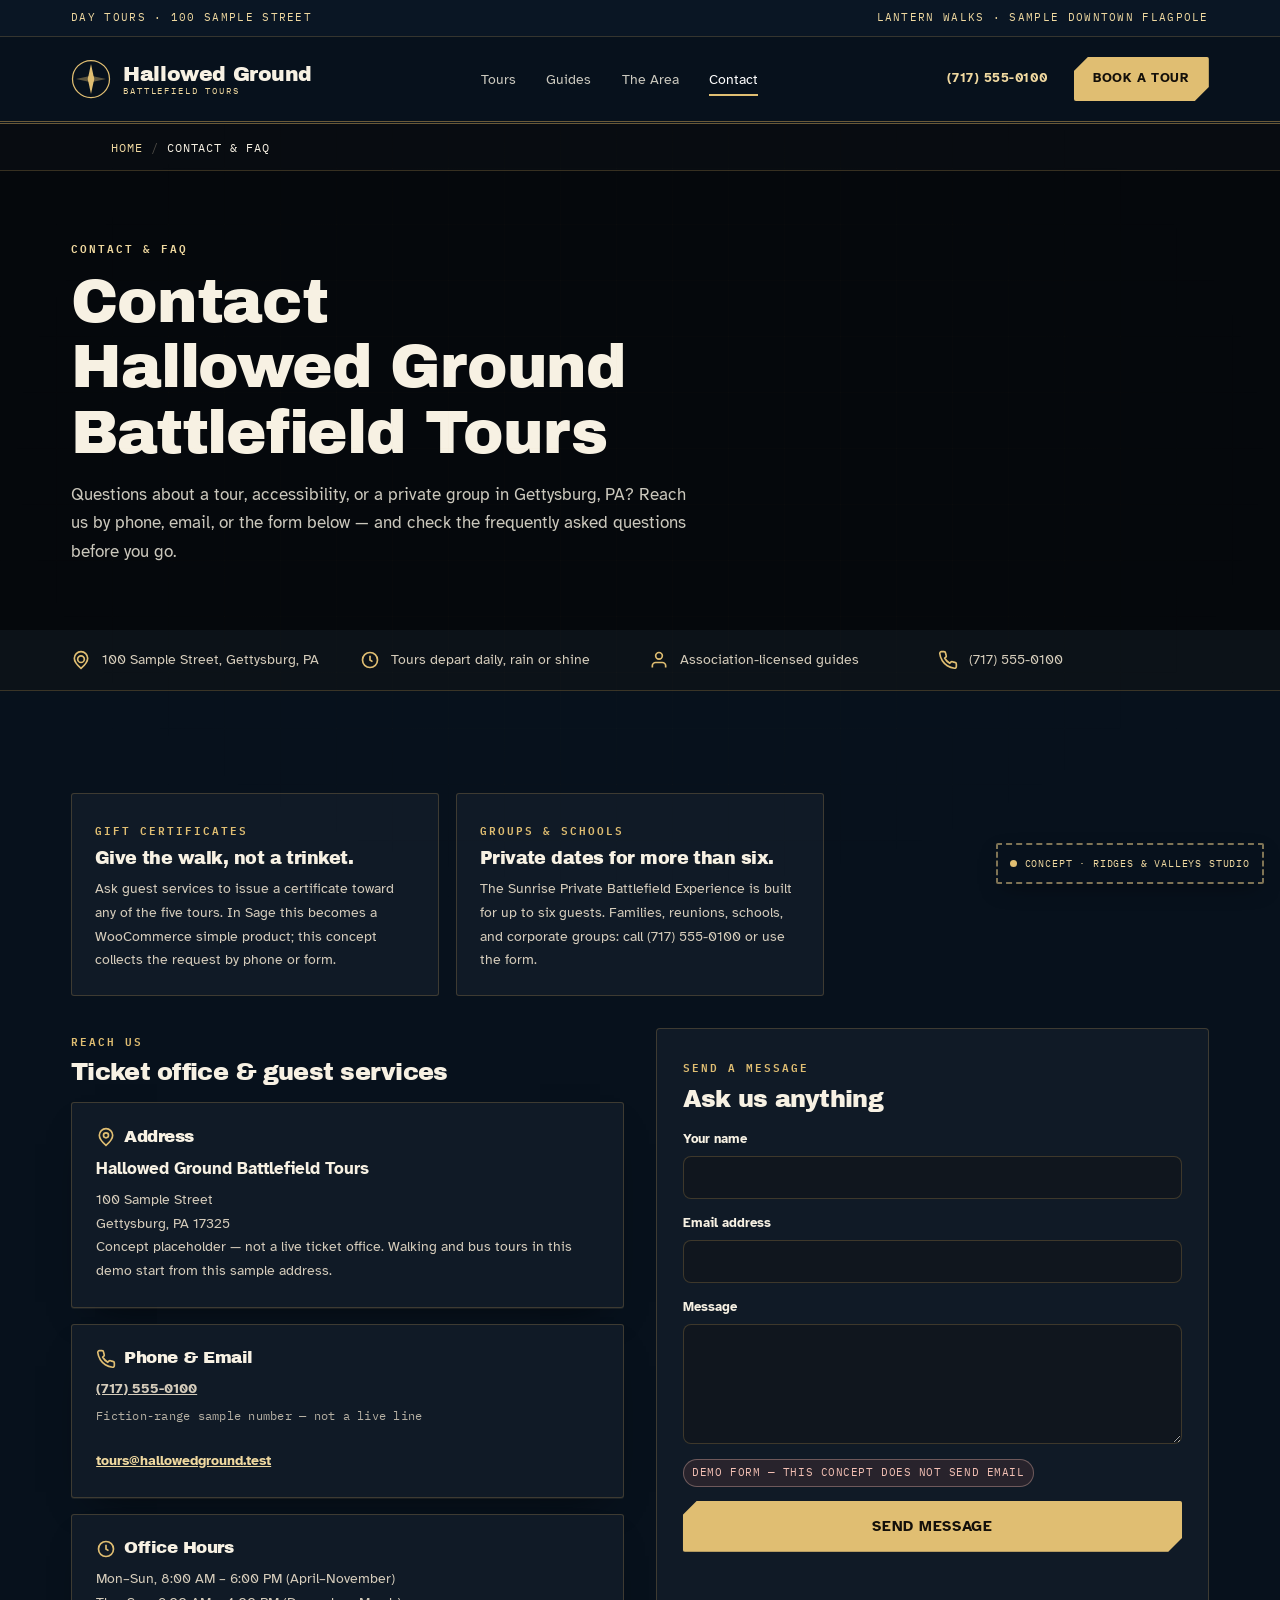
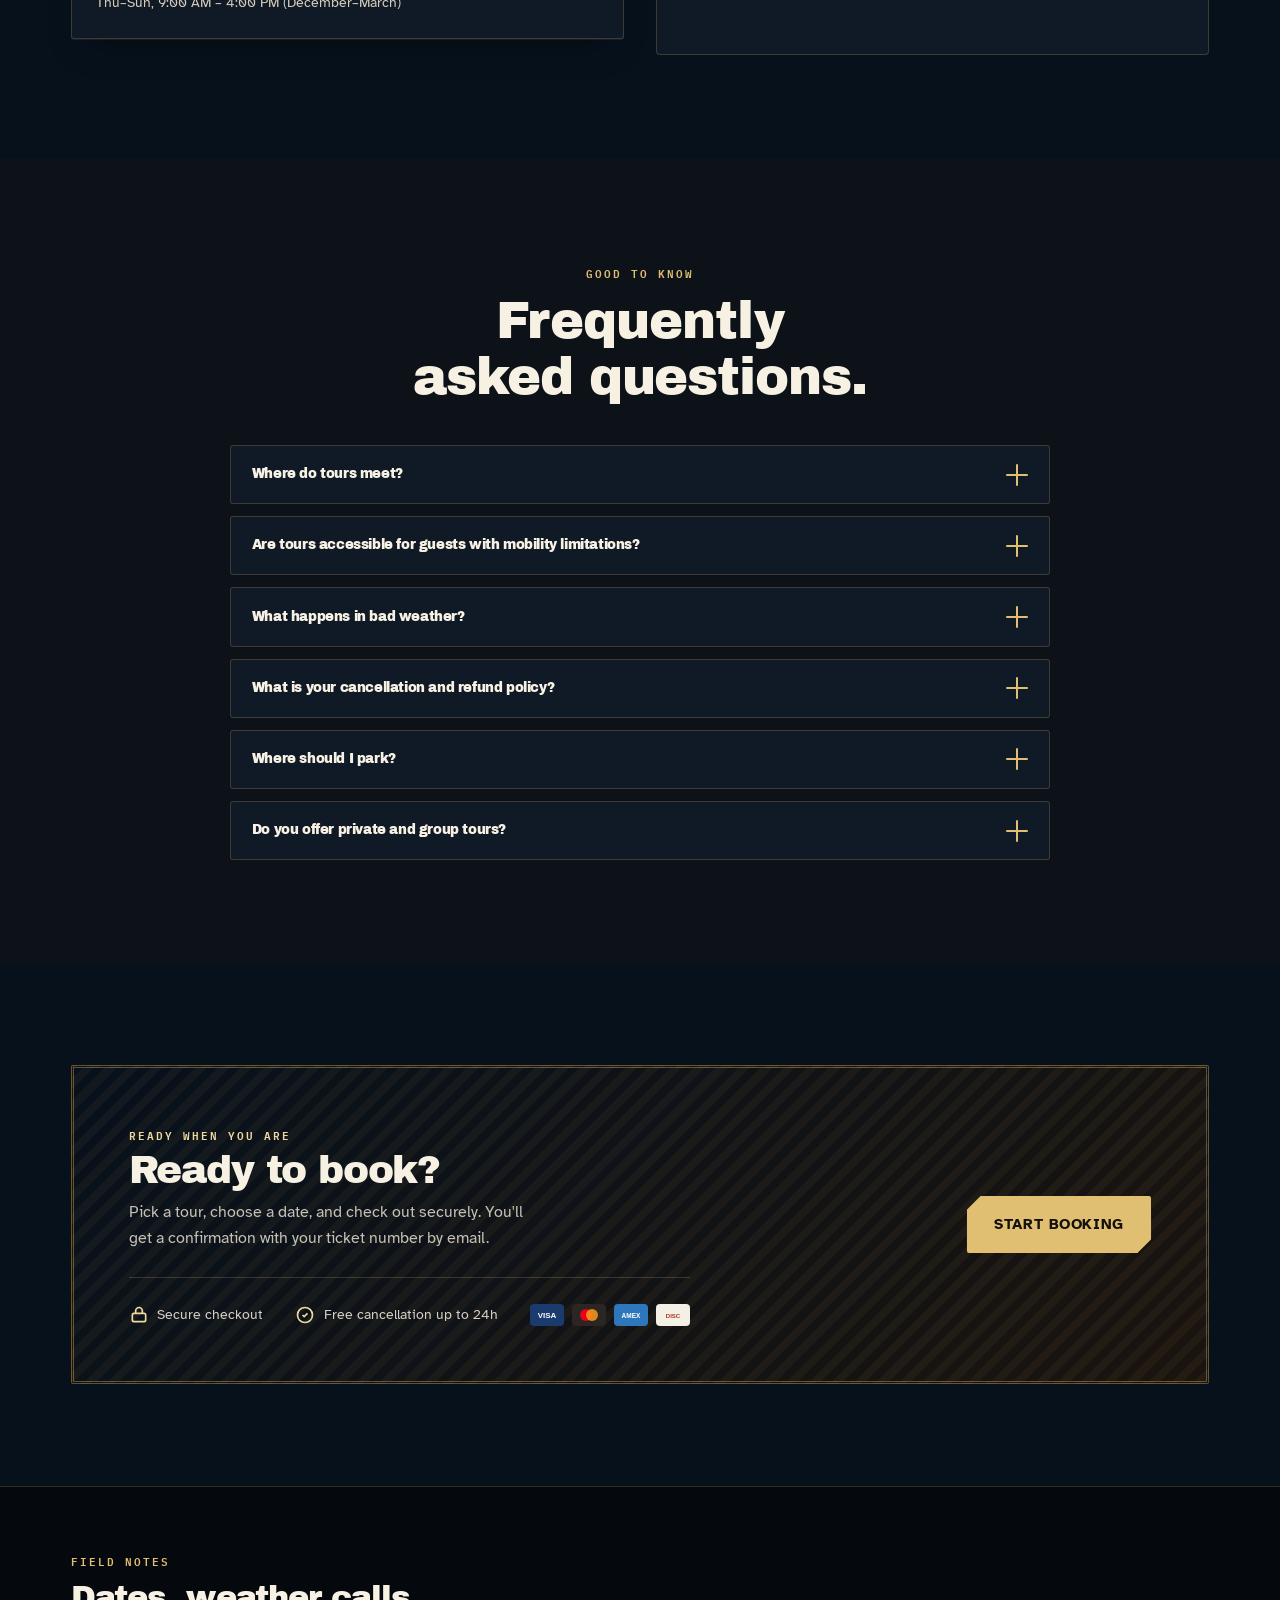
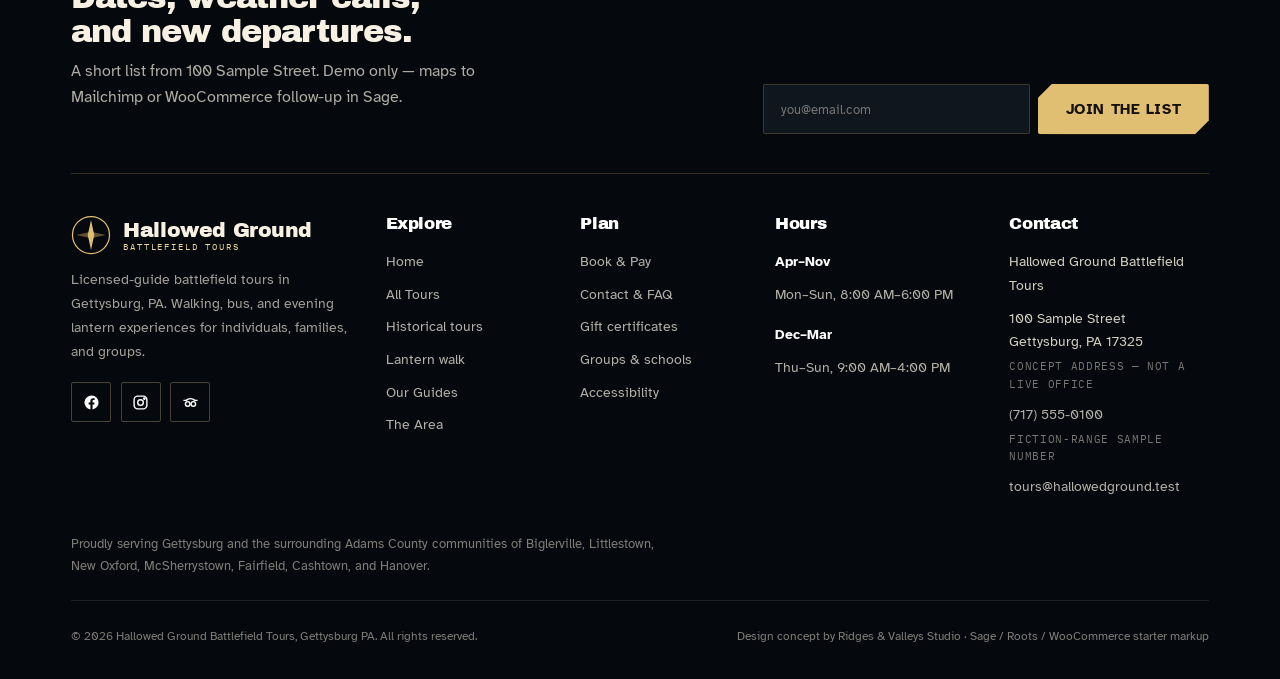
<file: contact.html>
<!DOCTYPE html>
<html lang="en">
<head>
<meta charset="UTF-8">
<meta name="viewport" content="width=device-width, initial-scale=1.0">
<title>Contact &amp; FAQ | Hallowed Ground Battlefield Tours, Gettysburg</title>
<meta name="description" content="Contact Hallowed Ground Battlefield Tours in Gettysburg, PA. Sample phone and ticket-office address for this concept, office hours, and answers to frequently asked tour questions.">
<link rel="canonical" href="https://matthummel-pa.github.io/tour-hallowed-ground-tours-theme/contact.html">
<meta property="og:type" content="website">
<meta property="og:title" content="Contact &amp; FAQ | Hallowed Ground Battlefield Tours, Gettysburg">
<meta property="og:description" content="Contact Hallowed Ground Battlefield Tours in Gettysburg, PA. Sample phone and ticket-office address for this concept, office hours, and answers to frequently asked tour questions.">
<meta property="og:url" content="https://matthummel-pa.github.io/tour-hallowed-ground-tours-theme/contact.html">
<meta property="og:image" content="https://commons.wikimedia.org/wiki/Special:FilePath/Pennsylvania_-_Gettysburg_-_NARA_-_68148252_(cropped).jpg?width=1600">
<link rel="preconnect" href="https://fonts.googleapis.com">
<link rel="preconnect" href="https://fonts.gstatic.com" crossorigin>
<link href="https://fonts.googleapis.com/css2?family=Atkinson+Hyperlegible:wght@400;700;800&amp;family=IBM+Plex+Mono:wght@400;500;600&amp;display=swap" rel="stylesheet">
<link rel="stylesheet" href="styles.css?v=archivo-1">
<script type="application/ld+json">
{
  "@context": "https://schema.org",
  "@type": "TravelAgency",
  "@id": "https://matthummel-pa.github.io/tour-hallowed-ground-tours-theme/#business",
  "name": "Hallowed Ground Battlefield Tours",
  "url": "https://matthummel-pa.github.io/tour-hallowed-ground-tours-theme/contact.html",
  "image": "https://commons.wikimedia.org/wiki/Special:FilePath/Pennsylvania_-_Gettysburg_-_NARA_-_68148252_(cropped).jpg?width=1600",
  "description": "Licensed-guide walking, bus, and evening lantern tours of the Gettysburg battlefield in Gettysburg, Pennsylvania.",
  "telephone": "+17175550100",
  "email": "tours@hallowedground.test",
  "priceRange": "$$",
  "address": {
    "@type": "PostalAddress",
    "streetAddress": "100 Sample Street",
    "addressLocality": "Gettysburg",
    "addressRegion": "PA",
    "postalCode": "17325",
    "addressCountry": "US"
  },
  "geo": {
    "@type": "GeoCoordinates",
    "latitude": 39.83,
    "longitude": -77.23
  },
  "openingHoursSpecification": [
    {
      "@type": "OpeningHoursSpecification",
      "dayOfWeek": [
        "Monday",
        "Tuesday",
        "Wednesday",
        "Thursday",
        "Friday",
        "Saturday",
        "Sunday"
      ],
      "opens": "08:00",
      "closes": "18:00",
      "validFrom": "2026-04-01",
      "validThrough": "2026-11-30"
    },
    {
      "@type": "OpeningHoursSpecification",
      "dayOfWeek": [
        "Thursday",
        "Friday",
        "Saturday",
        "Sunday"
      ],
      "opens": "09:00",
      "closes": "16:00",
      "validFrom": "2026-12-01",
      "validThrough": "2027-03-31"
    }
  ],
  "areaServed": [
    {
      "@type": "City",
      "name": "Gettysburg, Pennsylvania"
    },
    {
      "@type": "AdministrativeArea",
      "name": "Adams County, Pennsylvania"
    },
    {
      "@type": "City",
      "name": "Biglerville, Pennsylvania"
    },
    {
      "@type": "City",
      "name": "Littlestown, Pennsylvania"
    },
    {
      "@type": "City",
      "name": "New Oxford, Pennsylvania"
    },
    {
      "@type": "City",
      "name": "McSherrystown, Pennsylvania"
    },
    {
      "@type": "City",
      "name": "Fairfield, Pennsylvania"
    },
    {
      "@type": "City",
      "name": "Cashtown, Pennsylvania"
    },
    {
      "@type": "City",
      "name": "Hanover, Pennsylvania"
    }
  ],
  "sameAs": [
    "https://www.facebook.com/",
    "https://www.instagram.com/",
    "https://www.tripadvisor.com/"
  ]
}
</script>
<script type="application/ld+json">
{
  "@context": "https://schema.org",
  "@type": "BreadcrumbList",
  "itemListElement": [
    {
      "@type": "ListItem",
      "position": 1,
      "name": "Home",
      "item": "https://matthummel-pa.github.io/tour-hallowed-ground-tours-theme/index.html"
    },
    {
      "@type": "ListItem",
      "position": 2,
      "name": "Contact & FAQ",
      "item": "https://matthummel-pa.github.io/tour-hallowed-ground-tours-theme/contact.html"
    }
  ]
}
</script>
<script type="application/ld+json">
{
  "@context": "https://schema.org",
  "@type": "FAQPage",
  "mainEntity": [
    {
      "@type": "Question",
      "name": "Where do tours meet?",
      "acceptedAnswer": {
        "@type": "Answer",
        "text": "Walking and bus tours in this concept meet at a sample ticket office at 100 Sample Street, Gettysburg, PA 17325 — not a live storefront. The Ghosts of Gettysburg Lantern Walk uses a sample downtown meet at the Lincoln Square flagpole (tour geography). Confirmation copy would include exact directions."
      }
    },
    {
      "@type": "Question",
      "name": "Are tours accessible for guests with mobility limitations?",
      "acceptedAnswer": {
        "@type": "Answer",
        "text": "The Pickett's Charge Deluxe Bus Tour is ADA-accessible and requires no walking beyond short stops. Our walking tours involve uneven, sometimes sloped terrain and are not wheelchair accessible. Call us at (717) 555-0100 and we're glad to help you choose the right tour or arrange accommodations."
      }
    },
    {
      "@type": "Question",
      "name": "What happens in bad weather?",
      "acceptedAnswer": {
        "@type": "Answer",
        "text": "Tours operate rain or shine, including light rain and cold. In the event of severe weather, lightning, or extreme heat advisories, we'll contact you by phone or email at least 2 hours before departure to reschedule or refund."
      }
    },
    {
      "@type": "Question",
      "name": "What is your cancellation and refund policy?",
      "acceptedAnswer": {
        "@type": "Answer",
        "text": "Cancel or reschedule up to 24 hours before your tour for a full refund, no questions asked. Cancellations inside 24 hours are eligible for a credit toward a future tour. No-shows are non-refundable."
      }
    },
    {
      "@type": "Question",
      "name": "Where should I park?",
      "acceptedAnswer": {
        "@type": "Answer",
        "text": "Use downtown public lots and metered street parking near Lincoln Square. This concept does not list a live loading zone or a company garage. The National Park visitor-center lot is a drive, not a walk, from downtown."
      }
    },
    {
      "@type": "Question",
      "name": "Do you offer private and group tours?",
      "acceptedAnswer": {
        "@type": "Answer",
        "text": "Yes. The Sunrise Private Battlefield Experience is built for up to six guests with a customized route, and we arrange private bus and walking tours for families, reunions, schools, and corporate groups. Call (717) 555-0100 or email tours@hallowedground.test to plan a custom date."
      }
    }
  ]
}
</script>
</head>
<body class="page page-contact">
<!-- sage:begin resources/views/sections/header.blade.php -->
<a href="#main" class="skip-link">Skip to main content</a>
<header class="site-header" role="banner">
  <div class="header-rail">
    <div class="wrap">
      <span>Day tours · 100 Sample Street</span>
      <span>Lantern walks · sample downtown flagpole</span>
    </div>
  </div>
  <div class="wrap header-inner">
    <a href="index.html" class="brand">
      <svg class="brand-mark" width="40" height="40" viewBox="0 0 40 40" fill="none" aria-hidden="true"><circle cx="20" cy="20" r="18.5" stroke="currentColor" stroke-width="1.25"/><path d="M20 5l3.2 15L20 35l-3.2-15z" fill="currentColor"/><path d="M5 20l15-3.2L35 20l-15 3.2z" fill="currentColor" opacity=".4"/><circle cx="20" cy="20" r="3.2" fill="currentColor"/></svg>
      <span class="brand-text">
        <span class="brand-name">Hallowed Ground</span>
        <span class="brand-sub">Battlefield Tours</span>
      </span>
    </a>
    <nav class="main-nav" aria-label="Primary">
      <ul>
        <li class="has-sub">
          <button type="button" class="nav-trigger" aria-expanded="false" aria-haspopup="true">Tours</button>
          <div class="nav-panel" role="menu">
            <a href="tours.html#historical" role="menuitem">Historical battlefield tours<small>Walking, bus, hike, and private sunrise</small></a>
            <a href="tours.html#after-dark" role="menuitem">After-dark lantern walk<small>History after dark downtown — not a gimmick</small></a>
            <a href="tours.html" role="menuitem">See all 5 tours<small>Filter by day field or evening</small></a>
            <a href="contact.html#groups" role="menuitem">Groups &amp; schools<small>Families, reunions, and classrooms</small></a>
            <a href="contact.html#gifts" role="menuitem">Gift certificates<small>WooCommerce product in the live theme</small></a>
          </div>
        </li>
        <li><a href="guides.html">Guides</a></li>
        <li><a href="area.html">The Area</a></li>
        <li><a href="contact.html" class="is-active" aria-current="page">Contact</a></li>
      </ul>
    </nav>
    <div class="header-actions">
      <a href="tel:+17175550100" class="btn btn-ghost btn-sm header-phone">(717) 555-0100</a>
      <a href="book.html" class="btn btn-primary btn-sm">Book a Tour</a>
      <button type="button" class="hamburger" id="hamburgerBtn" aria-expanded="false" aria-controls="mobileNav" aria-label="Open menu">
        <span></span><span></span><span></span>
      </button>
    </div>
  </div>
</header>
<nav class="mobile-nav" id="mobileNav" aria-label="Mobile">
  <ul>
    <li><a href="index.html">Home</a></li>
    <li><a href="tours.html">All Tours</a></li>
    <li class="sub"><a href="tours.html#historical">Historical tours</a></li>
    <li class="sub"><a href="tours.html#after-dark">After-dark lantern walk</a></li>
    <li><a href="guides.html">Our Guides</a></li>
    <li><a href="area.html">The Area</a></li>
    <li><a href="contact.html" class="is-active" aria-current="page">Contact</a></li>
    <li><a href="book.html">Book &amp; Pay</a></li>
  </ul>
  <a href="tel:+17175550100" class="btn btn-outline btn-block">Call (717) 555-0100</a>
  <a href="book.html" class="btn btn-primary btn-block">Book a Tour</a>
</nav>
<!-- sage:end sections/header.blade.php -->

<main id="main">
<nav class="breadcrumb" aria-label="Breadcrumb"><div class="wrap"><ol><li><a href="index.html">Home</a></li><li class="sep" aria-hidden="true">/</li><li aria-current="page">Contact &amp; FAQ</li></ol></div></nav>
  <section class="page-intro">
    <div class="wrap reveal">
      <span class="eyebrow">Contact &amp; FAQ</span>
      <h1>Contact Hallowed Ground Battlefield Tours</h1>
      <p>Questions about a tour, accessibility, or a private group in Gettysburg, PA? Reach us by phone, email, or the form below &mdash; and check the frequently asked questions before you go.</p>
    </div>
  </section>

  <div class="info-strip">
    <div class="wrap">
      <div class="info-item">
        <svg width="20" height="20" viewBox="0 0 24 24" fill="none" stroke="currentColor" stroke-width="2" aria-hidden="true"><path d="M12 15a4 4 0 100-8 4 4 0 000 8z"/><path d="M12 2a8 8 0 00-8 8c0 5.5 8 12 8 12s8-6.5 8-12a8 8 0 00-8-8z"/></svg>
        100 Sample Street, Gettysburg, PA
      </div>
      <div class="info-item">
        <svg width="20" height="20" viewBox="0 0 24 24" fill="none" stroke="currentColor" stroke-width="2" aria-hidden="true"><circle cx="12" cy="12" r="9"/><path d="M12 7v5l3 2"/></svg>
        Tours depart daily, rain or shine
      </div>
      <div class="info-item">
        <svg width="20" height="20" viewBox="0 0 24 24" fill="none" stroke="currentColor" stroke-width="2" aria-hidden="true"><path d="M20 21v-2a4 4 0 00-4-4H8a4 4 0 00-4 4v2"/><circle cx="12" cy="7" r="4"/></svg>
        Association-licensed guides
      </div>
      <div class="info-item">
        <svg width="20" height="20" viewBox="0 0 24 24" fill="none" stroke="currentColor" stroke-width="2" aria-hidden="true"><path d="M22 16.92v3a2 2 0 01-2.18 2 19.79 19.79 0 01-8.63-3.07 19.5 19.5 0 01-6-6 19.79 19.79 0 01-3.07-8.67A2 2 0 014.11 2h3a2 2 0 012 1.72c.127.96.361 1.902.7 2.81a2 2 0 01-.45 2.11L8.09 9.91a16 16 0 006 6l1.27-1.27a2 2 0 012.11-.45c.908.339 1.85.573 2.81.7A2 2 0 0122 16.92z"/></svg>
        (717) 555-0100
      </div>
    </div>
  </div>


  <section class="section">
    <div class="wrap">
      <div class="feature-row reveal" style="margin-bottom:2rem;">
          <article class="feature-tile" id="gifts">
            <span class="eyebrow">Gift certificates</span>
            <h3>Give the walk, not a trinket.</h3>
            <p>Ask guest services to issue a certificate toward any of the five tours. In Sage this becomes a WooCommerce simple product; this concept collects the request by phone or form.</p>
          </article>
          <article class="feature-tile" id="groups">
            <span class="eyebrow">Groups &amp; schools</span>
            <h3>Private dates for more than six.</h3>
            <p>The Sunrise Private Battlefield Experience is built for up to six guests. Families, reunions, schools, and corporate groups: call (717) 555-0100 or use the form.</p>
          </article>
        </div>
      <div class="contact-grid reveal">
        <div>
          <span class="eyebrow">Reach Us</span>
          <h2 style="margin-block:0.4rem 1rem;">Ticket office &amp; guest services</h2>
          <div class="meet-card">
            <h3><svg width="20" height="20" viewBox="0 0 24 24" fill="none" stroke="currentColor" stroke-width="2" aria-hidden="true"><path d="M12 2a8 8 0 00-8 8c0 5.5 8 12 8 12s8-6.5 8-12a8 8 0 00-8-8z"/><circle cx="12" cy="10" r="3"/></svg>Address</h3>
            <address class="nap-block">
              <b>Hallowed Ground Battlefield Tours</b>
              100 Sample Street<br>Gettysburg, PA 17325
            </address>
            <p class="lede">Concept placeholder — not a live ticket office. Walking and bus tours in this demo start from this sample address.</p>
          </div>
          <div class="meet-card">
            <h3><svg width="20" height="20" viewBox="0 0 24 24" fill="none" stroke="currentColor" stroke-width="2" aria-hidden="true"><path d="M22 16.92v3a2 2 0 01-2.18 2 19.79 19.79 0 01-8.63-3.07 19.5 19.5 0 01-6-6 19.79 19.79 0 01-3.07-8.67A2 2 0 014.11 2h3a2 2 0 012 1.72c.127.96.361 1.902.7 2.81a2 2 0 01-.45 2.11L8.09 9.91a16 16 0 006 6l1.27-1.27a2 2 0 012.11-.45c.908.339 1.85.573 2.81.7A2 2 0 0122 16.92z"/></svg>Phone &amp; Email</h3>
            <p><a href="tel:+17175550100" class="nap-block" style="font-weight:600;">(717) 555-0100</a><br><span class="nap-note">Fiction-range sample number — not a live line</span><br><a href="mailto:tours@hallowedground.test" style="color:var(--gold-300); font-weight:600;">tours@hallowedground.test</a></p>
          </div>
          <div class="meet-card">
            <h3><svg width="20" height="20" viewBox="0 0 24 24" fill="none" stroke="currentColor" stroke-width="2" aria-hidden="true"><circle cx="12" cy="12" r="9"/><path d="M12 7v5l3 2"/></svg>Office Hours</h3>
            <p>Mon&ndash;Sun, 8:00 AM &ndash; 6:00 PM (April&ndash;November)<br>Thu&ndash;Sun, 9:00 AM &ndash; 4:00 PM (December&ndash;March)</p>
          </div>
        </div>

        <form class="contact-form" id="contactForm" novalidate>
          <span class="eyebrow">Send a Message</span>
          <h2 style="margin-block:0.4rem 1rem;">Ask us anything</h2>
          <div class="form-grid">
            <div class="field full">
              <label for="cName">Your name</label>
              <input type="text" id="cName" name="cName" autocomplete="name" required>
            </div>
            <div class="field full">
              <label for="cEmail">Email address</label>
              <input type="email" id="cEmail" name="cEmail" autocomplete="email" required>
            </div>
            <div class="field full">
              <label for="cMsg">Message</label>
              <textarea id="cMsg" name="cMsg" required></textarea>
            </div>
          </div>
          <span class="demo-flag" style="margin:0.9rem 0;">Demo form &mdash; this concept does not send email</span>
          <button type="submit" class="btn btn-primary btn-block">Send Message</button>
          <p id="contactNote" role="status" style="font-size:0.85rem; color:var(--color-ink-soft); margin-top:0.9rem;"></p>
        </form>
      </div>
    </div>
  </section>

  <section class="section section-alt">
    <div class="wrap">
      <div class="section-head reveal" style="margin-inline:auto; text-align:center;">
        <span class="eyebrow">Good to Know</span>
        <h2>Frequently asked questions.</h2>
      </div>
      <div class="faq-list reveal">
        <div class="faq-item" data-open="false">
          <button class="faq-q" aria-expanded="false">Where do tours meet?
            <span class="plus" aria-hidden="true"></span>
          </button>
          <div class="faq-a"><div class="faq-a-inner">Walking and bus tours in this concept meet at a sample ticket office at 100 Sample Street, Gettysburg, PA 17325 — not a live storefront. The Ghosts of Gettysburg Lantern Walk uses a sample downtown meet at the Lincoln Square flagpole (tour geography). Confirmation copy would include exact directions.</div></div>
        </div>
        <div class="faq-item" data-open="false">
          <button class="faq-q" aria-expanded="false">Are tours accessible for guests with mobility limitations?
            <span class="plus" aria-hidden="true"></span>
          </button>
          <div class="faq-a"><div class="faq-a-inner">The Pickett&#x27;s Charge Deluxe Bus Tour is ADA-accessible and requires no walking beyond short stops. Our walking tours involve uneven, sometimes sloped terrain and are not wheelchair accessible. Call us at (717) 555-0100 and we&#x27;re glad to help you choose the right tour or arrange accommodations.</div></div>
        </div>
        <div class="faq-item" data-open="false">
          <button class="faq-q" aria-expanded="false">What happens in bad weather?
            <span class="plus" aria-hidden="true"></span>
          </button>
          <div class="faq-a"><div class="faq-a-inner">Tours operate rain or shine, including light rain and cold. In the event of severe weather, lightning, or extreme heat advisories, we&#x27;ll contact you by phone or email at least 2 hours before departure to reschedule or refund.</div></div>
        </div>
        <div class="faq-item" data-open="false">
          <button class="faq-q" aria-expanded="false">What is your cancellation and refund policy?
            <span class="plus" aria-hidden="true"></span>
          </button>
          <div class="faq-a"><div class="faq-a-inner">Cancel or reschedule up to 24 hours before your tour for a full refund, no questions asked. Cancellations inside 24 hours are eligible for a credit toward a future tour. No-shows are non-refundable.</div></div>
        </div>
        <div class="faq-item" data-open="false">
          <button class="faq-q" aria-expanded="false">Where should I park?
            <span class="plus" aria-hidden="true"></span>
          </button>
          <div class="faq-a"><div class="faq-a-inner">Use downtown public lots and metered street parking near Lincoln Square. This concept does not list a live loading zone or a company garage. The National Park visitor-center lot is a drive, not a walk, from downtown.</div></div>
        </div>
        <div class="faq-item" data-open="false">
          <button class="faq-q" aria-expanded="false">Do you offer private and group tours?
            <span class="plus" aria-hidden="true"></span>
          </button>
          <div class="faq-a"><div class="faq-a-inner">Yes. The Sunrise Private Battlefield Experience is built for up to six guests with a customized route, and we arrange private bus and walking tours for families, reunions, schools, and corporate groups. Call (717) 555-0100 or email tours@hallowedground.test to plan a custom date.</div></div>
        </div>
      </div>
    </div>
  </section>

  <section class="section">
    <div class="wrap">
      <div class="book-band reveal">
        <div>
          <span class="eyebrow eyebrow--light">Ready When You Are</span>
          <h2>Ready to book?</h2>
          <p>Pick a tour, choose a date, and check out securely. You'll get a confirmation with your ticket number by email.</p>
          <div class="trust-strip">
            <div class="trust-item">
              <svg width="20" height="20" viewBox="0 0 24 24" fill="none" stroke="currentColor" stroke-width="2" aria-hidden="true"><rect x="4" y="10" width="16" height="10" rx="2"/><path d="M8 10V7a4 4 0 018 0v3"/></svg>
              Secure checkout
            </div>
            <div class="trust-item">
              <svg width="20" height="20" viewBox="0 0 24 24" fill="none" stroke="currentColor" stroke-width="2" aria-hidden="true"><circle cx="12" cy="12" r="9"/><path d="M9 12l2 2 4-4"/></svg>
              Free cancellation up to 24h
            </div>
            <div class="card-icons" aria-hidden="true">
              <svg width="34" height="22" viewBox="0 0 34 22"><rect width="34" height="22" rx="4" fill="#1a3b6d"/><text x="17" y="14" font-family="Arial" font-size="8" fill="#fff" text-anchor="middle" font-weight="bold">VISA</text></svg>
              <svg width="34" height="22" viewBox="0 0 34 22"><rect width="34" height="22" rx="4" fill="#2b2523"/><circle cx="14" cy="11" r="6" fill="#eb001b"/><circle cx="20" cy="11" r="6" fill="#f79e1b" opacity="0.85"/></svg>
              <svg width="34" height="22" viewBox="0 0 34 22"><rect width="34" height="22" rx="4" fill="#2e77bc"/><text x="17" y="14" font-family="Arial" font-size="6.5" fill="#fff" text-anchor="middle" font-weight="bold">AMEX</text></svg>
              <svg width="34" height="22" viewBox="0 0 34 22"><rect width="34" height="22" rx="4" fill="#f4f0e6"/><text x="17" y="14" font-family="Arial" font-size="6" fill="#a3341f" text-anchor="middle" font-weight="bold">DISC</text></svg>
            </div>
          </div>
        </div>
        <a href="book.html" class="btn btn-primary" style="flex-shrink:0;">Start Booking</a>
      </div>
    </div>
  </section>
</main>

<!-- sage:begin resources/views/sections/footer.blade.php -->
<footer class="site-footer" role="contentinfo">
  <div class="wrap">
    <div class="footer-cta">
      <div>
        <span class="eyebrow">Field notes</span>
        <h2 style="font-size:clamp(1.5rem,3vw,2rem);margin:0.4rem 0 0.5rem;">Dates, weather calls, and new departures.</h2>
        <p style="color:rgba(247,241,227,0.7);max-width:46ch;">A short list from 100 Sample Street. Demo only — maps to Mailchimp or WooCommerce follow-up in Sage.</p>
        <p data-newsletter-note style="min-height:1.2em;font-size:0.82rem;color:var(--gold-300);margin-top:0.5rem;"></p>
      </div>
      <form class="newsletter" data-newsletter>
        <label class="visually-hidden" for="nlEmail">Email</label>
        <input id="nlEmail" name="EMAIL" type="email" autocomplete="email" placeholder="you@email.com" required>
        <button class="btn btn-primary" type="submit">Join the list</button>
      </form>
    </div>
    <div class="footer-grid">
      <div class="footer-brand">
        <a href="index.html" class="brand">
          <svg class="brand-mark" width="40" height="40" viewBox="0 0 40 40" fill="none" aria-hidden="true"><circle cx="20" cy="20" r="18.5" stroke="currentColor" stroke-width="1.25"/><path d="M20 5l3.2 15L20 35l-3.2-15z" fill="currentColor"/><path d="M5 20l15-3.2L35 20l-15 3.2z" fill="currentColor" opacity=".4"/><circle cx="20" cy="20" r="3.2" fill="currentColor"/></svg>
          <span class="brand-text"><span class="brand-name">Hallowed Ground</span><span class="brand-sub">Battlefield Tours</span></span>
        </a>
        <p>Licensed-guide battlefield tours in Gettysburg, PA. Walking, bus, and evening lantern experiences for individuals, families, and groups.</p>
        <div class="social-row">
          <a href="#" aria-label="Hallowed Ground Battlefield Tours on Facebook"><svg width="17" height="17" viewBox="0 0 24 24" fill="currentColor" aria-hidden="true"><path d="M22 12a10 10 0 10-11.6 9.9v-7H7.9V12h2.5V9.8c0-2.5 1.5-3.9 3.8-3.9 1.1 0 2.2.2 2.2.2v2.5h-1.3c-1.2 0-1.6.8-1.6 1.6V12h2.8l-.4 2.9h-2.4v7A10 10 0 0022 12z"/></svg></a>
          <a href="#" aria-label="Hallowed Ground Battlefield Tours on Instagram"><svg width="17" height="17" viewBox="0 0 24 24" fill="none" stroke="currentColor" stroke-width="2" aria-hidden="true"><rect x="3" y="3" width="18" height="18" rx="5"/><circle cx="12" cy="12" r="4"/><circle cx="17.5" cy="6.5" r="1"/></svg></a>
          <a href="#" aria-label="Hallowed Ground Battlefield Tours on TripAdvisor"><svg width="17" height="17" viewBox="0 0 24 24" fill="none" stroke="currentColor" stroke-width="2" aria-hidden="true"><circle cx="8" cy="14" r="3.2"/><circle cx="16" cy="14" r="3.2"/><path d="M2 9h6M16 9h6M12 6.5c-2.5 0-4.7 1-6.2 2.5M12 6.5c2.5 0 4.7 1 6.2 2.5"/></svg></a>
        </div>
      </div>
      <div>
        <h4>Explore</h4>
        <ul>
          <li><a href="index.html">Home</a></li>
          <li><a href="tours.html">All Tours</a></li>
          <li><a href="tours.html#historical">Historical tours</a></li>
          <li><a href="tours.html#after-dark">Lantern walk</a></li>
          <li><a href="guides.html">Our Guides</a></li>
          <li><a href="area.html">The Area</a></li>
        </ul>
      </div>
      <div>
        <h4>Plan</h4>
        <ul>
          <li><a href="book.html">Book &amp; Pay</a></li>
          <li><a href="contact.html">Contact &amp; FAQ</a></li>
          <li><a href="contact.html#gifts">Gift certificates</a></li>
          <li><a href="contact.html#groups">Groups &amp; schools</a></li>
          <li><a href="contact.html">Accessibility</a></li>
        </ul>
      </div>
      <div>
        <h4>Hours</h4>
        <ul class="footer-hours">
          <li><b style="color:#fff;">Apr–Nov</b></li>
          <li>Mon–Sun, 8:00 AM–6:00 PM</li>
          <li style="margin-top:0.5rem;"><b style="color:#fff;">Dec–Mar</b></li>
          <li>Thu–Sun, 9:00 AM–4:00 PM</li>
        </ul>
      </div>
      <div>
        <h4>Contact</h4>
        <ul>
          <li>Hallowed Ground Battlefield Tours</li>
          <li>100 Sample Street<br>Gettysburg, PA 17325<br><span class="nap-note">Concept address — not a live office</span></li>
          <li><a href="tel:+17175550100">(717) 555-0100</a><br><span class="nap-note">Fiction-range sample number</span></li>
          <li><a href="mailto:tours@hallowedground.test">tours@hallowedground.test</a></li>
        </ul>
      </div>
    </div>
    <p class="footer-service">Proudly serving Gettysburg and the surrounding Adams County communities of Biglerville, Littlestown, New Oxford, McSherrystown, Fairfield, Cashtown, and Hanover.</p>
    <div class="footer-bottom">
      <span>&copy; <span data-year>2026</span> Hallowed Ground Battlefield Tours, Gettysburg PA. All rights reserved.</span>
      <span>Design concept by Ridges &amp; Valleys Studio · Sage / Roots / WooCommerce starter markup</span>
    </div>
  </div>
</footer>
<div class="sticky-book">
  <a href="tel:+17175550100" class="btn btn-outline btn-sm">Call</a>
  <a href="book.html" class="btn btn-primary btn-sm">Book a Tour</a>
</div>
<!-- sage:end sections/footer.blade.php -->

<a href="#" class="concept-badge" aria-label="This is a design concept by Ridges and Valleys Studio">
  <span class="dot" aria-hidden="true"></span> Concept · Ridges &amp; Valleys Studio
</a>

<script src="main.js" defer></script>
<script>
(function(){
  var f = document.getElementById("contactForm");
  if(!f) return;
  f.addEventListener("submit", function(e){
    e.preventDefault();
    var n = document.getElementById("cName").value.trim();
    var em = document.getElementById("cEmail").value.trim();
    var note = document.getElementById("contactNote");
    if(!n || !em){ note.textContent = "Please add your name and email so we can reply."; return; }
    note.textContent = "Thanks, " + n + " — this is a concept demo, so no message was actually sent. In a live site this would reach our guest-services team.";
    f.reset();
  });
})();
</script>
</body>
</html>
</file>
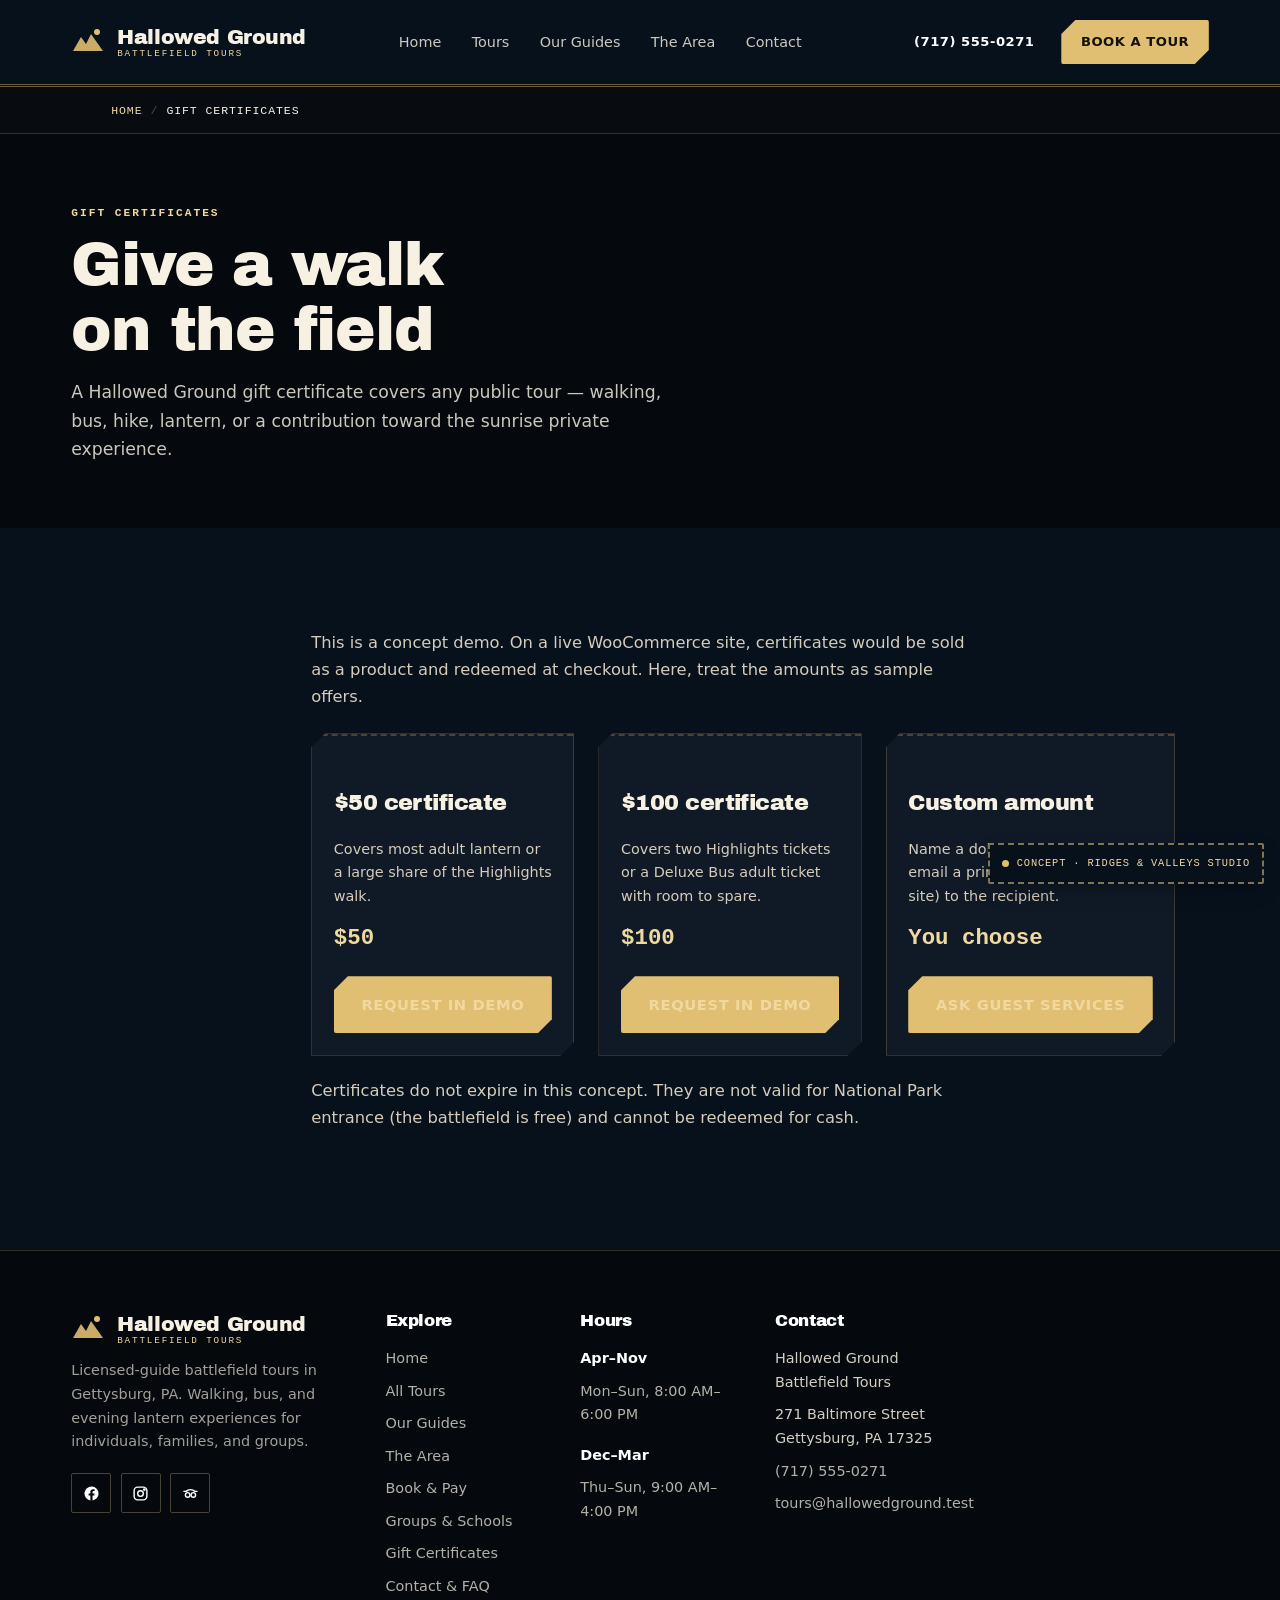
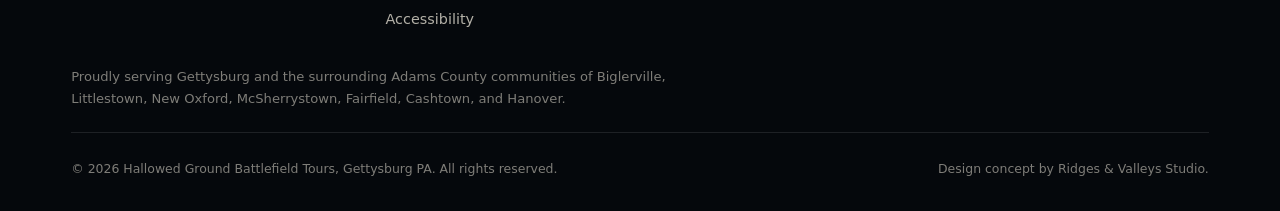
<file: gift.html>
<!DOCTYPE html>
<html lang="en-US">
<head>
<meta charset="UTF-8">
<meta name="viewport" content="width=device-width, initial-scale=1.0">
<meta name="theme-color" content="#0f1c29">
<meta name="geo.region" content="US-PA">
<meta name="geo.placename" content="Gettysburg, Pennsylvania">
<meta name="geo.position" content="39.828;-77.231">
<meta name="ICBM" content="39.828, -77.231">
<meta name="robots" content="index,follow,max-image-preview:large">
<link rel="icon" href="favicon.svg" type="image/svg+xml">
<link rel="manifest" href="site.webmanifest">
<link rel="sitemap" type="application/xml" title="Sitemap" href="sitemap.xml">
<title>Gettysburg Tour Gift Certificates | Hallowed Ground</title>
<meta name="description" content="Give a licensed-guide Gettysburg battlefield tour. Demo gift certificates from Hallowed Ground Battlefield Tours in Gettysburg, PA.">
<link rel="canonical" href="https://matthummel-pa.github.io/tour-hallowed-ground-tours-theme/gift.html">
<meta property="og:type" content="website">
<meta property="og:title" content="Gettysburg Tour Gift Certificates | Hallowed Ground">
<meta property="og:description" content="Give a licensed-guide Gettysburg battlefield tour. Demo gift certificates from Hallowed Ground Battlefield Tours in Gettysburg, PA.">
<meta property="og:url" content="https://matthummel-pa.github.io/tour-hallowed-ground-tours-theme/gift.html">
<meta property="og:image" content="https://upload.wikimedia.org/wikipedia/commons/thumb/1/11/Pennsylvania_-_Gettysburg_-_NARA_-_68148252_%28cropped%29.jpg/1280px-Pennsylvania_-_Gettysburg_-_NARA_-_68148252_%28cropped%29.jpg">
<meta property="og:image:alt" content="Gettysburg battlefield monument and cannon at sunrise">
<meta property="og:locale" content="en_US">
<meta property="og:site_name" content="Hallowed Ground Battlefield Tours">
<meta name="twitter:card" content="summary_large_image">
<meta name="twitter:title" content="Gettysburg Tour Gift Certificates | Hallowed Ground">
<meta name="twitter:description" content="Give a licensed-guide Gettysburg battlefield tour. Demo gift certificates from Hallowed Ground Battlefield Tours in Gettysburg, PA.">
<meta name="twitter:image" content="https://upload.wikimedia.org/wikipedia/commons/thumb/1/11/Pennsylvania_-_Gettysburg_-_NARA_-_68148252_%28cropped%29.jpg/1280px-Pennsylvania_-_Gettysburg_-_NARA_-_68148252_%28cropped%29.jpg">
<link rel="preconnect" href="https://upload.wikimedia.org" crossorigin>
<link rel="preconnect" href="https://fonts.googleapis.com">
<link rel="preconnect" href="https://fonts.gstatic.com" crossorigin>
<link href="https://fonts.googleapis.com/css2?family=Outfit:wght@400;500;600;700&amp;family=Instrument+Serif:ital@0;1&amp;family=JetBrains+Mono:wght@500;700&amp;display=swap" rel="stylesheet">
<link rel="stylesheet" href="styles.css">
<script type="application/ld+json">
{
  "@context": "https://schema.org",
  "@type": "TravelAgency",
  "@id": "https://matthummel-pa.github.io/tour-hallowed-ground-tours-theme/#business",
  "name": "Hallowed Ground Battlefield Tours",
  "url": "https://matthummel-pa.github.io/tour-hallowed-ground-tours-theme/gift.html",
  "image": "https://upload.wikimedia.org/wikipedia/commons/thumb/1/11/Pennsylvania_-_Gettysburg_-_NARA_-_68148252_%28cropped%29.jpg/1280px-Pennsylvania_-_Gettysburg_-_NARA_-_68148252_%28cropped%29.jpg",
  "description": "Licensed-guide walking, bus, and evening lantern tours of the Gettysburg battlefield in Gettysburg, Pennsylvania.",
  "telephone": "+17175550271",
  "email": "tours@hallowedground.test",
  "priceRange": "$$",
  "address": {
    "@type": "PostalAddress",
    "streetAddress": "271 Baltimore Street",
    "addressLocality": "Gettysburg",
    "addressRegion": "PA",
    "postalCode": "17325",
    "addressCountry": "US"
  },
  "geo": {
    "@type": "GeoCoordinates",
    "latitude": 39.828,
    "longitude": -77.231
  },
  "openingHoursSpecification": [
    {
      "@type": "OpeningHoursSpecification",
      "dayOfWeek": [
        "Monday",
        "Tuesday",
        "Wednesday",
        "Thursday",
        "Friday",
        "Saturday",
        "Sunday"
      ],
      "opens": "08:00",
      "closes": "18:00",
      "validFrom": "2026-04-01",
      "validThrough": "2026-11-30"
    },
    {
      "@type": "OpeningHoursSpecification",
      "dayOfWeek": [
        "Thursday",
        "Friday",
        "Saturday",
        "Sunday"
      ],
      "opens": "09:00",
      "closes": "16:00",
      "validFrom": "2026-12-01",
      "validThrough": "2027-03-31"
    }
  ],
  "areaServed": [
    {
      "@type": "City",
      "name": "Gettysburg, Pennsylvania"
    },
    {
      "@type": "AdministrativeArea",
      "name": "Adams County, Pennsylvania"
    },
    {
      "@type": "City",
      "name": "Biglerville, Pennsylvania"
    },
    {
      "@type": "City",
      "name": "Littlestown, Pennsylvania"
    },
    {
      "@type": "City",
      "name": "New Oxford, Pennsylvania"
    },
    {
      "@type": "City",
      "name": "McSherrystown, Pennsylvania"
    },
    {
      "@type": "City",
      "name": "Fairfield, Pennsylvania"
    },
    {
      "@type": "City",
      "name": "Cashtown, Pennsylvania"
    },
    {
      "@type": "City",
      "name": "Hanover, Pennsylvania"
    }
  ],
  "hasMap": "https://www.openstreetmap.org/?mlat=39.828&mlon=-77.231#map=17/39.828/-77.231",
  "currenciesAccepted": "USD",
  "paymentAccepted": "Cash, Credit Card",
  "knowsLanguage": "en-US"
}
</script>
<script type="application/ld+json">
{
  "@context": "https://schema.org",
  "@type": "BreadcrumbList",
  "itemListElement": [
    {
      "@type": "ListItem",
      "position": 1,
      "name": "Home",
      "item": "https://matthummel-pa.github.io/tour-hallowed-ground-tours-theme/index.html"
    },
    {
      "@type": "ListItem",
      "position": 2,
      "name": "Gift Certificates",
      "item": "https://matthummel-pa.github.io/tour-hallowed-ground-tours-theme/gift.html"
    }
  ]
}
</script>
</head>
<body>
<a href="#main" class="skip-link">Skip to main content</a>
<header class="site-header">
  <div class="wrap header-inner">
    <a href="index.html" class="brand">
      <svg class="brand-mark" width="34" height="34" viewBox="0 0 34 34" fill="none" aria-hidden="true"><path d="M2 26L10 12L15 19L20 9L32 26H2Z" fill="currentColor" opacity="0.9"/><circle cx="26" cy="7" r="3" fill="currentColor"/></svg>
      <span class="brand-text">
        <span class="brand-name">Hallowed Ground</span>
        <span class="brand-sub">Battlefield Tours</span>
      </span>
    </a>
    <nav class="main-nav" aria-label="Primary">
      <ul><li><a href="index.html">Home</a></li><li><a href="tours.html">Tours</a></li><li><a href="guides.html">Our Guides</a></li><li><a href="area.html">The Area</a></li><li><a href="gift.html">Contact</a></li></ul>
    </nav>
    <div class="header-actions">
      <a href="tel:+17175550271" class="btn btn-ghost btn-sm" style="color:#fff;">(717) 555-0271</a>
      <a href="book.html" class="btn btn-primary btn-sm">Book a Tour</a>
      <button type="button" class="hamburger" id="hamburgerBtn" aria-expanded="false" aria-controls="mobileNav" aria-label="Open menu">
        <span></span><span></span><span></span>
      </button>
    </div>
  </div>
</header>

<nav class="mobile-nav" id="mobileNav" aria-label="Mobile">
  <ul><li><a href="index.html">Home</a></li><li><a href="tours.html">Tours</a></li><li><a href="guides.html">Our Guides</a></li><li><a href="area.html">The Area</a></li><li><a href="gift.html">Contact</a></li></ul>
  <a href="tel:+17175550271" class="btn btn-outline btn-block" style="color:#fff;">Call (717) 555-0271</a>
  <a href="book.html" class="btn btn-primary btn-block" style="margin-top:0.8rem;">Book a Tour</a>
</nav>

<main id="main">
<nav class="breadcrumb" aria-label="Breadcrumb"><div class="wrap"><ol><li><a href="index.html">Home</a></li><li class="sep" aria-hidden="true">/</li><li aria-current="page">Gift Certificates</li></ol></div></nav>
  <section class="page-intro">
    <div class="wrap reveal">
      <span class="eyebrow">Gift Certificates</span>
      <h1>Give a walk on the field</h1>
      <p>A Hallowed Ground gift certificate covers any public tour — walking, bus, hike, lantern, or a contribution toward the sunrise private experience.</p>
    </div>
  </section>
  <section class="section">
    <div class="wrap prose reveal">
      
<p>This is a concept demo. On a live WooCommerce site, certificates would be sold as a product and redeemed at checkout. Here, treat the amounts as sample offers.</p>
<div class="tour-grid" style="margin-top:1.4rem;">
  <article class="tour-card"><div class="tour-body"><h3>$50 certificate</h3><p class="desc">Covers most adult lantern or a large share of the Highlights walk.</p><p class="tour-price">$50</p><a class="btn btn-primary btn-block" href="contact.html">Request in demo</a></div></article>
  <article class="tour-card"><div class="tour-body"><h3>$100 certificate</h3><p class="desc">Covers two Highlights tickets or a Deluxe Bus adult ticket with room to spare.</p><p class="tour-price">$100</p><a class="btn btn-primary btn-block" href="contact.html">Request in demo</a></div></article>
  <article class="tour-card"><div class="tour-body"><h3>Custom amount</h3><p class="desc">Name a dollar amount and we email a printable certificate (live site) to the recipient.</p><p class="tour-price">You choose</p><a class="btn btn-primary btn-block" href="contact.html">Ask guest services</a></div></article>
</div>
<p style="margin-top:1.4rem;">Certificates do not expire in this concept. They are not valid for National Park entrance (the battlefield is free) and cannot be redeemed for cash.</p>

    </div>
  </section>
</main>
<footer class="site-footer">
  <div class="wrap">
    <div class="footer-grid">
      <div class="footer-brand">
        <a href="index.html" class="brand" style="color:#fff;">
          <svg class="brand-mark" width="34" height="34" viewBox="0 0 34 34" fill="none" aria-hidden="true"><path d="M2 26L10 12L15 19L20 9L32 26H2Z" fill="currentColor" opacity="0.9"/><circle cx="26" cy="7" r="3" fill="currentColor"/></svg>
          <span class="brand-text"><span class="brand-name">Hallowed Ground</span><span class="brand-sub">Battlefield Tours</span></span>
        </a>
        <p>Licensed-guide battlefield tours in Gettysburg, PA. Walking, bus, and evening lantern experiences for individuals, families, and groups.</p>
        <div class="social-row">
          <a href="#" aria-label="Hallowed Ground Battlefield Tours on Facebook"><svg width="17" height="17" viewBox="0 0 24 24" fill="currentColor" aria-hidden="true"><path d="M22 12a10 10 0 10-11.6 9.9v-7H7.9V12h2.5V9.8c0-2.5 1.5-3.9 3.8-3.9 1.1 0 2.2.2 2.2.2v2.5h-1.3c-1.2 0-1.6.8-1.6 1.6V12h2.8l-.4 2.9h-2.4v7A10 10 0 0022 12z"/></svg></a>
          <a href="#" aria-label="Hallowed Ground Battlefield Tours on Instagram"><svg width="17" height="17" viewBox="0 0 24 24" fill="none" stroke="currentColor" stroke-width="2" aria-hidden="true"><rect x="3" y="3" width="18" height="18" rx="5"/><circle cx="12" cy="12" r="4"/><circle cx="17.5" cy="6.5" r="1"/></svg></a>
          <a href="#" aria-label="Hallowed Ground Battlefield Tours on TripAdvisor"><svg width="17" height="17" viewBox="0 0 24 24" fill="none" stroke="currentColor" stroke-width="2" aria-hidden="true"><circle cx="8" cy="14" r="3.2"/><circle cx="16" cy="14" r="3.2"/><path d="M2 9h6M16 9h6M12 6.5c-2.5 0-4.7 1-6.2 2.5M12 6.5c2.5 0 4.7 1 6.2 2.5"/></svg></a>
        </div>
      </div>
      <div>
        <h4>Explore</h4>
        <ul>
          <li><a href="index.html">Home</a></li>
          <li><a href="tours.html">All Tours</a></li>
          <li><a href="guides.html">Our Guides</a></li>
          <li><a href="area.html">The Area</a></li>
          <li><a href="book.html">Book &amp; Pay</a></li>
          <li><a href="groups.html">Groups &amp; Schools</a></li>
          <li><a href="gift.html">Gift Certificates</a></li>
          <li><a href="contact.html">Contact &amp; FAQ</a></li>
          <li><a href="accessibility.html">Accessibility</a></li>
        </ul>
      </div>
      <div>
        <h4>Hours</h4>
        <ul class="footer-hours">
          <li><b style="color:#fff;">Apr&ndash;Nov</b></li>
          <li>Mon&ndash;Sun, 8:00 AM&ndash;6:00 PM</li>
          <li style="margin-top:0.5rem;"><b style="color:#fff;">Dec&ndash;Mar</b></li>
          <li>Thu&ndash;Sun, 9:00 AM&ndash;4:00 PM</li>
          <li class="hours-live" data-hours-live></li>
        </ul>
      </div>
      <div>
        <h4>Contact</h4>
        <ul>
          <li>Hallowed Ground Battlefield Tours</li>
          <li>271 Baltimore Street<br>Gettysburg, PA 17325</li>
          <li><a href="tel:+17175550271">(717) 555-0271</a></li>
          <li><a href="mailto:tours@hallowedground.test">tours@hallowedground.test</a></li>
        </ul>
      </div>
    </div>
    <p class="footer-service">Proudly serving Gettysburg and the surrounding Adams County communities of Biglerville, Littlestown, New Oxford, McSherrystown, Fairfield, Cashtown, and Hanover.</p>
    <div class="footer-bottom">
      <span>&copy; <span data-year>2026</span> Hallowed Ground Battlefield Tours, Gettysburg PA. All rights reserved.</span>
      <span>Design concept by Ridges &amp; Valleys Studio.</span>
    </div>
  </div>
</footer>

<a href="#" class="concept-badge" aria-label="This is a design concept by Ridges and Valleys Studio">
  <span class="dot" aria-hidden="true"></span> Concept &middot; Ridges &amp; Valleys Studio
</a>

<script src="main.js" defer></script>
</body>
</html>
</file>
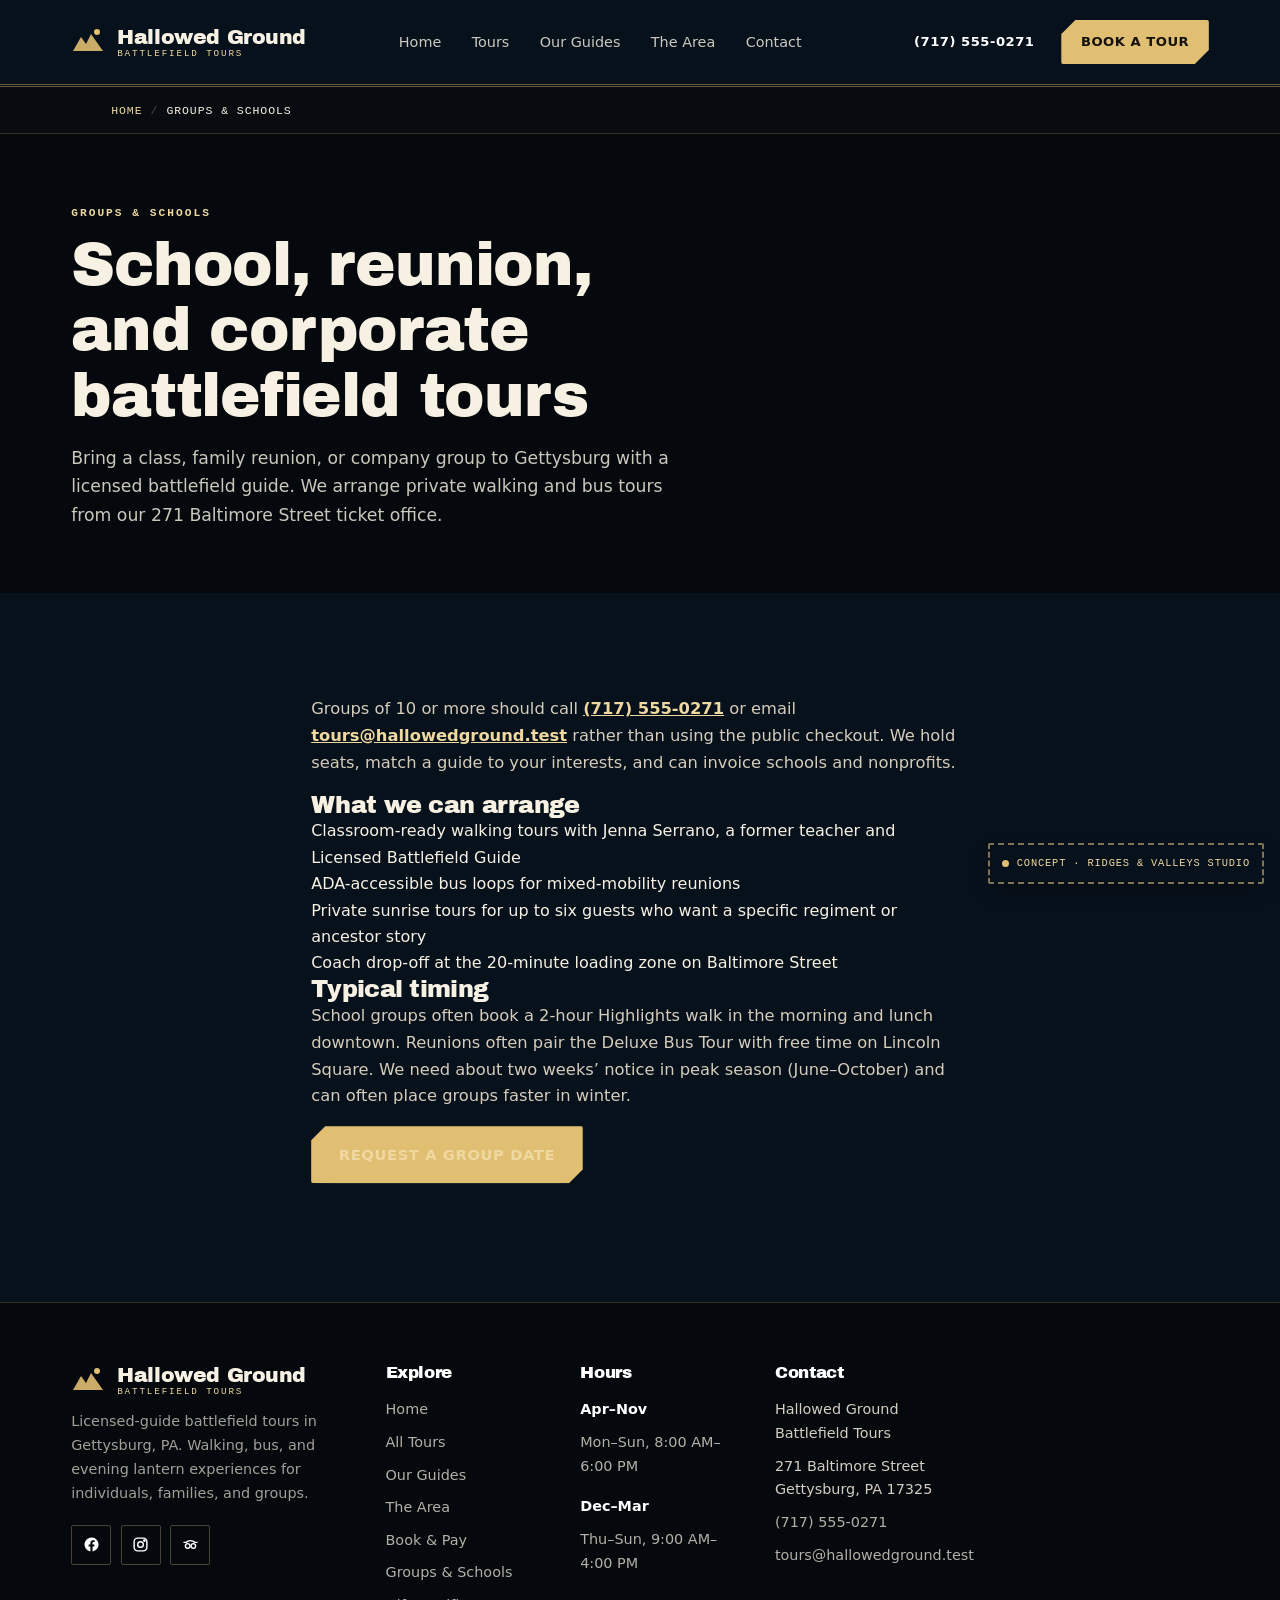
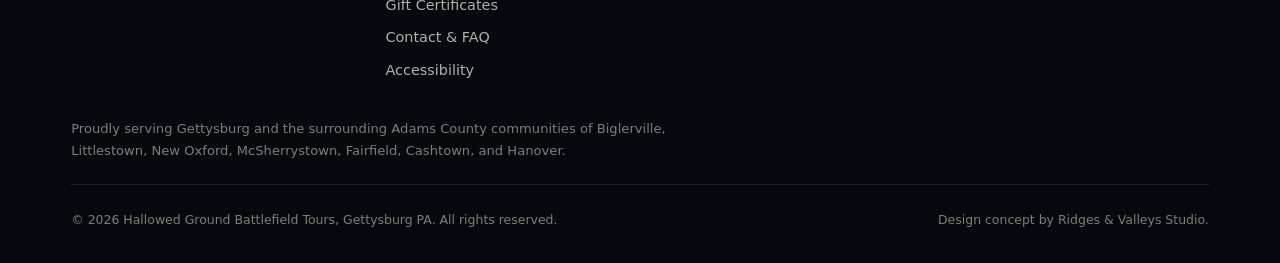
<file: groups.html>
<!DOCTYPE html>
<html lang="en-US">
<head>
<meta charset="UTF-8">
<meta name="viewport" content="width=device-width, initial-scale=1.0">
<meta name="theme-color" content="#0f1c29">
<meta name="geo.region" content="US-PA">
<meta name="geo.placename" content="Gettysburg, Pennsylvania">
<meta name="geo.position" content="39.828;-77.231">
<meta name="ICBM" content="39.828, -77.231">
<meta name="robots" content="index,follow,max-image-preview:large">
<link rel="icon" href="favicon.svg" type="image/svg+xml">
<link rel="manifest" href="site.webmanifest">
<link rel="sitemap" type="application/xml" title="Sitemap" href="sitemap.xml">
<title>Group &amp; School Tours | Hallowed Ground, Gettysburg PA</title>
<meta name="description" content="Plan a school, reunion, or corporate Gettysburg battlefield tour with licensed guides. Private walking and bus options from Hallowed Ground in Gettysburg, PA.">
<link rel="canonical" href="https://matthummel-pa.github.io/tour-hallowed-ground-tours-theme/groups.html">
<meta property="og:type" content="website">
<meta property="og:title" content="Group &amp; School Tours | Hallowed Ground, Gettysburg PA">
<meta property="og:description" content="Plan a school, reunion, or corporate Gettysburg battlefield tour with licensed guides. Private walking and bus options from Hallowed Ground in Gettysburg, PA.">
<meta property="og:url" content="https://matthummel-pa.github.io/tour-hallowed-ground-tours-theme/groups.html">
<meta property="og:image" content="https://upload.wikimedia.org/wikipedia/commons/thumb/1/11/Pennsylvania_-_Gettysburg_-_NARA_-_68148252_%28cropped%29.jpg/1280px-Pennsylvania_-_Gettysburg_-_NARA_-_68148252_%28cropped%29.jpg">
<meta property="og:image:alt" content="Gettysburg battlefield monument and cannon at sunrise">
<meta property="og:locale" content="en_US">
<meta property="og:site_name" content="Hallowed Ground Battlefield Tours">
<meta name="twitter:card" content="summary_large_image">
<meta name="twitter:title" content="Group &amp; School Tours | Hallowed Ground, Gettysburg PA">
<meta name="twitter:description" content="Plan a school, reunion, or corporate Gettysburg battlefield tour with licensed guides. Private walking and bus options from Hallowed Ground in Gettysburg, PA.">
<meta name="twitter:image" content="https://upload.wikimedia.org/wikipedia/commons/thumb/1/11/Pennsylvania_-_Gettysburg_-_NARA_-_68148252_%28cropped%29.jpg/1280px-Pennsylvania_-_Gettysburg_-_NARA_-_68148252_%28cropped%29.jpg">
<link rel="preconnect" href="https://upload.wikimedia.org" crossorigin>
<link rel="preconnect" href="https://fonts.googleapis.com">
<link rel="preconnect" href="https://fonts.gstatic.com" crossorigin>
<link href="https://fonts.googleapis.com/css2?family=Outfit:wght@400;500;600;700&amp;family=Instrument+Serif:ital@0;1&amp;family=JetBrains+Mono:wght@500;700&amp;display=swap" rel="stylesheet">
<link rel="stylesheet" href="styles.css">
<script type="application/ld+json">
{
  "@context": "https://schema.org",
  "@type": "TravelAgency",
  "@id": "https://matthummel-pa.github.io/tour-hallowed-ground-tours-theme/#business",
  "name": "Hallowed Ground Battlefield Tours",
  "url": "https://matthummel-pa.github.io/tour-hallowed-ground-tours-theme/groups.html",
  "image": "https://upload.wikimedia.org/wikipedia/commons/thumb/1/11/Pennsylvania_-_Gettysburg_-_NARA_-_68148252_%28cropped%29.jpg/1280px-Pennsylvania_-_Gettysburg_-_NARA_-_68148252_%28cropped%29.jpg",
  "description": "Licensed-guide walking, bus, and evening lantern tours of the Gettysburg battlefield in Gettysburg, Pennsylvania.",
  "telephone": "+17175550271",
  "email": "tours@hallowedground.test",
  "priceRange": "$$",
  "address": {
    "@type": "PostalAddress",
    "streetAddress": "271 Baltimore Street",
    "addressLocality": "Gettysburg",
    "addressRegion": "PA",
    "postalCode": "17325",
    "addressCountry": "US"
  },
  "geo": {
    "@type": "GeoCoordinates",
    "latitude": 39.828,
    "longitude": -77.231
  },
  "openingHoursSpecification": [
    {
      "@type": "OpeningHoursSpecification",
      "dayOfWeek": [
        "Monday",
        "Tuesday",
        "Wednesday",
        "Thursday",
        "Friday",
        "Saturday",
        "Sunday"
      ],
      "opens": "08:00",
      "closes": "18:00",
      "validFrom": "2026-04-01",
      "validThrough": "2026-11-30"
    },
    {
      "@type": "OpeningHoursSpecification",
      "dayOfWeek": [
        "Thursday",
        "Friday",
        "Saturday",
        "Sunday"
      ],
      "opens": "09:00",
      "closes": "16:00",
      "validFrom": "2026-12-01",
      "validThrough": "2027-03-31"
    }
  ],
  "areaServed": [
    {
      "@type": "City",
      "name": "Gettysburg, Pennsylvania"
    },
    {
      "@type": "AdministrativeArea",
      "name": "Adams County, Pennsylvania"
    },
    {
      "@type": "City",
      "name": "Biglerville, Pennsylvania"
    },
    {
      "@type": "City",
      "name": "Littlestown, Pennsylvania"
    },
    {
      "@type": "City",
      "name": "New Oxford, Pennsylvania"
    },
    {
      "@type": "City",
      "name": "McSherrystown, Pennsylvania"
    },
    {
      "@type": "City",
      "name": "Fairfield, Pennsylvania"
    },
    {
      "@type": "City",
      "name": "Cashtown, Pennsylvania"
    },
    {
      "@type": "City",
      "name": "Hanover, Pennsylvania"
    }
  ],
  "hasMap": "https://www.openstreetmap.org/?mlat=39.828&mlon=-77.231#map=17/39.828/-77.231",
  "currenciesAccepted": "USD",
  "paymentAccepted": "Cash, Credit Card",
  "knowsLanguage": "en-US"
}
</script>
<script type="application/ld+json">
{
  "@context": "https://schema.org",
  "@type": "BreadcrumbList",
  "itemListElement": [
    {
      "@type": "ListItem",
      "position": 1,
      "name": "Home",
      "item": "https://matthummel-pa.github.io/tour-hallowed-ground-tours-theme/index.html"
    },
    {
      "@type": "ListItem",
      "position": 2,
      "name": "Groups & Schools",
      "item": "https://matthummel-pa.github.io/tour-hallowed-ground-tours-theme/groups.html"
    }
  ]
}
</script>
</head>
<body>
<a href="#main" class="skip-link">Skip to main content</a>
<header class="site-header">
  <div class="wrap header-inner">
    <a href="index.html" class="brand">
      <svg class="brand-mark" width="34" height="34" viewBox="0 0 34 34" fill="none" aria-hidden="true"><path d="M2 26L10 12L15 19L20 9L32 26H2Z" fill="currentColor" opacity="0.9"/><circle cx="26" cy="7" r="3" fill="currentColor"/></svg>
      <span class="brand-text">
        <span class="brand-name">Hallowed Ground</span>
        <span class="brand-sub">Battlefield Tours</span>
      </span>
    </a>
    <nav class="main-nav" aria-label="Primary">
      <ul><li><a href="index.html">Home</a></li><li><a href="tours.html">Tours</a></li><li><a href="guides.html">Our Guides</a></li><li><a href="area.html">The Area</a></li><li><a href="groups.html">Contact</a></li></ul>
    </nav>
    <div class="header-actions">
      <a href="tel:+17175550271" class="btn btn-ghost btn-sm" style="color:#fff;">(717) 555-0271</a>
      <a href="book.html" class="btn btn-primary btn-sm">Book a Tour</a>
      <button type="button" class="hamburger" id="hamburgerBtn" aria-expanded="false" aria-controls="mobileNav" aria-label="Open menu">
        <span></span><span></span><span></span>
      </button>
    </div>
  </div>
</header>

<nav class="mobile-nav" id="mobileNav" aria-label="Mobile">
  <ul><li><a href="index.html">Home</a></li><li><a href="tours.html">Tours</a></li><li><a href="guides.html">Our Guides</a></li><li><a href="area.html">The Area</a></li><li><a href="groups.html">Contact</a></li></ul>
  <a href="tel:+17175550271" class="btn btn-outline btn-block" style="color:#fff;">Call (717) 555-0271</a>
  <a href="book.html" class="btn btn-primary btn-block" style="margin-top:0.8rem;">Book a Tour</a>
</nav>

<main id="main">
<nav class="breadcrumb" aria-label="Breadcrumb"><div class="wrap"><ol><li><a href="index.html">Home</a></li><li class="sep" aria-hidden="true">/</li><li aria-current="page">Groups &amp; Schools</li></ol></div></nav>
  <section class="page-intro">
    <div class="wrap reveal">
      <span class="eyebrow">Groups &amp; Schools</span>
      <h1>School, reunion, and corporate battlefield tours</h1>
      <p>Bring a class, family reunion, or company group to Gettysburg with a licensed battlefield guide. We arrange private walking and bus tours from our 271 Baltimore Street ticket office.</p>
    </div>
  </section>
  <section class="section">
    <div class="wrap prose reveal">
      
<p>Groups of 10 or more should call <a href="tel:+17175550271">(717) 555-0271</a> or email <a href="mailto:tours@hallowedground.test">tours@hallowedground.test</a> rather than using the public checkout. We hold seats, match a guide to your interests, and can invoice schools and nonprofits.</p>
<h2>What we can arrange</h2>
<ul class="itinerary">
<li>Classroom-ready walking tours with Jenna Serrano, a former teacher and Licensed Battlefield Guide</li>
<li>ADA-accessible bus loops for mixed-mobility reunions</li>
<li>Private sunrise tours for up to six guests who want a specific regiment or ancestor story</li>
<li>Coach drop-off at the 20-minute loading zone on Baltimore Street</li>
</ul>
<h2>Typical timing</h2>
<p>School groups often book a 2-hour Highlights walk in the morning and lunch downtown. Reunions often pair the Deluxe Bus Tour with free time on Lincoln Square. We need about two weeks&rsquo; notice in peak season (June&ndash;October) and can often place groups faster in winter.</p>
<p><a class="btn btn-primary" href="contact.html">Request a group date</a></p>

    </div>
  </section>
</main>
<footer class="site-footer">
  <div class="wrap">
    <div class="footer-grid">
      <div class="footer-brand">
        <a href="index.html" class="brand" style="color:#fff;">
          <svg class="brand-mark" width="34" height="34" viewBox="0 0 34 34" fill="none" aria-hidden="true"><path d="M2 26L10 12L15 19L20 9L32 26H2Z" fill="currentColor" opacity="0.9"/><circle cx="26" cy="7" r="3" fill="currentColor"/></svg>
          <span class="brand-text"><span class="brand-name">Hallowed Ground</span><span class="brand-sub">Battlefield Tours</span></span>
        </a>
        <p>Licensed-guide battlefield tours in Gettysburg, PA. Walking, bus, and evening lantern experiences for individuals, families, and groups.</p>
        <div class="social-row">
          <a href="#" aria-label="Hallowed Ground Battlefield Tours on Facebook"><svg width="17" height="17" viewBox="0 0 24 24" fill="currentColor" aria-hidden="true"><path d="M22 12a10 10 0 10-11.6 9.9v-7H7.9V12h2.5V9.8c0-2.5 1.5-3.9 3.8-3.9 1.1 0 2.2.2 2.2.2v2.5h-1.3c-1.2 0-1.6.8-1.6 1.6V12h2.8l-.4 2.9h-2.4v7A10 10 0 0022 12z"/></svg></a>
          <a href="#" aria-label="Hallowed Ground Battlefield Tours on Instagram"><svg width="17" height="17" viewBox="0 0 24 24" fill="none" stroke="currentColor" stroke-width="2" aria-hidden="true"><rect x="3" y="3" width="18" height="18" rx="5"/><circle cx="12" cy="12" r="4"/><circle cx="17.5" cy="6.5" r="1"/></svg></a>
          <a href="#" aria-label="Hallowed Ground Battlefield Tours on TripAdvisor"><svg width="17" height="17" viewBox="0 0 24 24" fill="none" stroke="currentColor" stroke-width="2" aria-hidden="true"><circle cx="8" cy="14" r="3.2"/><circle cx="16" cy="14" r="3.2"/><path d="M2 9h6M16 9h6M12 6.5c-2.5 0-4.7 1-6.2 2.5M12 6.5c2.5 0 4.7 1 6.2 2.5"/></svg></a>
        </div>
      </div>
      <div>
        <h4>Explore</h4>
        <ul>
          <li><a href="index.html">Home</a></li>
          <li><a href="tours.html">All Tours</a></li>
          <li><a href="guides.html">Our Guides</a></li>
          <li><a href="area.html">The Area</a></li>
          <li><a href="book.html">Book &amp; Pay</a></li>
          <li><a href="groups.html">Groups &amp; Schools</a></li>
          <li><a href="gift.html">Gift Certificates</a></li>
          <li><a href="contact.html">Contact &amp; FAQ</a></li>
          <li><a href="accessibility.html">Accessibility</a></li>
        </ul>
      </div>
      <div>
        <h4>Hours</h4>
        <ul class="footer-hours">
          <li><b style="color:#fff;">Apr&ndash;Nov</b></li>
          <li>Mon&ndash;Sun, 8:00 AM&ndash;6:00 PM</li>
          <li style="margin-top:0.5rem;"><b style="color:#fff;">Dec&ndash;Mar</b></li>
          <li>Thu&ndash;Sun, 9:00 AM&ndash;4:00 PM</li>
          <li class="hours-live" data-hours-live></li>
        </ul>
      </div>
      <div>
        <h4>Contact</h4>
        <ul>
          <li>Hallowed Ground Battlefield Tours</li>
          <li>271 Baltimore Street<br>Gettysburg, PA 17325</li>
          <li><a href="tel:+17175550271">(717) 555-0271</a></li>
          <li><a href="mailto:tours@hallowedground.test">tours@hallowedground.test</a></li>
        </ul>
      </div>
    </div>
    <p class="footer-service">Proudly serving Gettysburg and the surrounding Adams County communities of Biglerville, Littlestown, New Oxford, McSherrystown, Fairfield, Cashtown, and Hanover.</p>
    <div class="footer-bottom">
      <span>&copy; <span data-year>2026</span> Hallowed Ground Battlefield Tours, Gettysburg PA. All rights reserved.</span>
      <span>Design concept by Ridges &amp; Valleys Studio.</span>
    </div>
  </div>
</footer>

<a href="#" class="concept-badge" aria-label="This is a design concept by Ridges and Valleys Studio">
  <span class="dot" aria-hidden="true"></span> Concept &middot; Ridges &amp; Valleys Studio
</a>

<script src="main.js" defer></script>
</body>
</html>
</file>
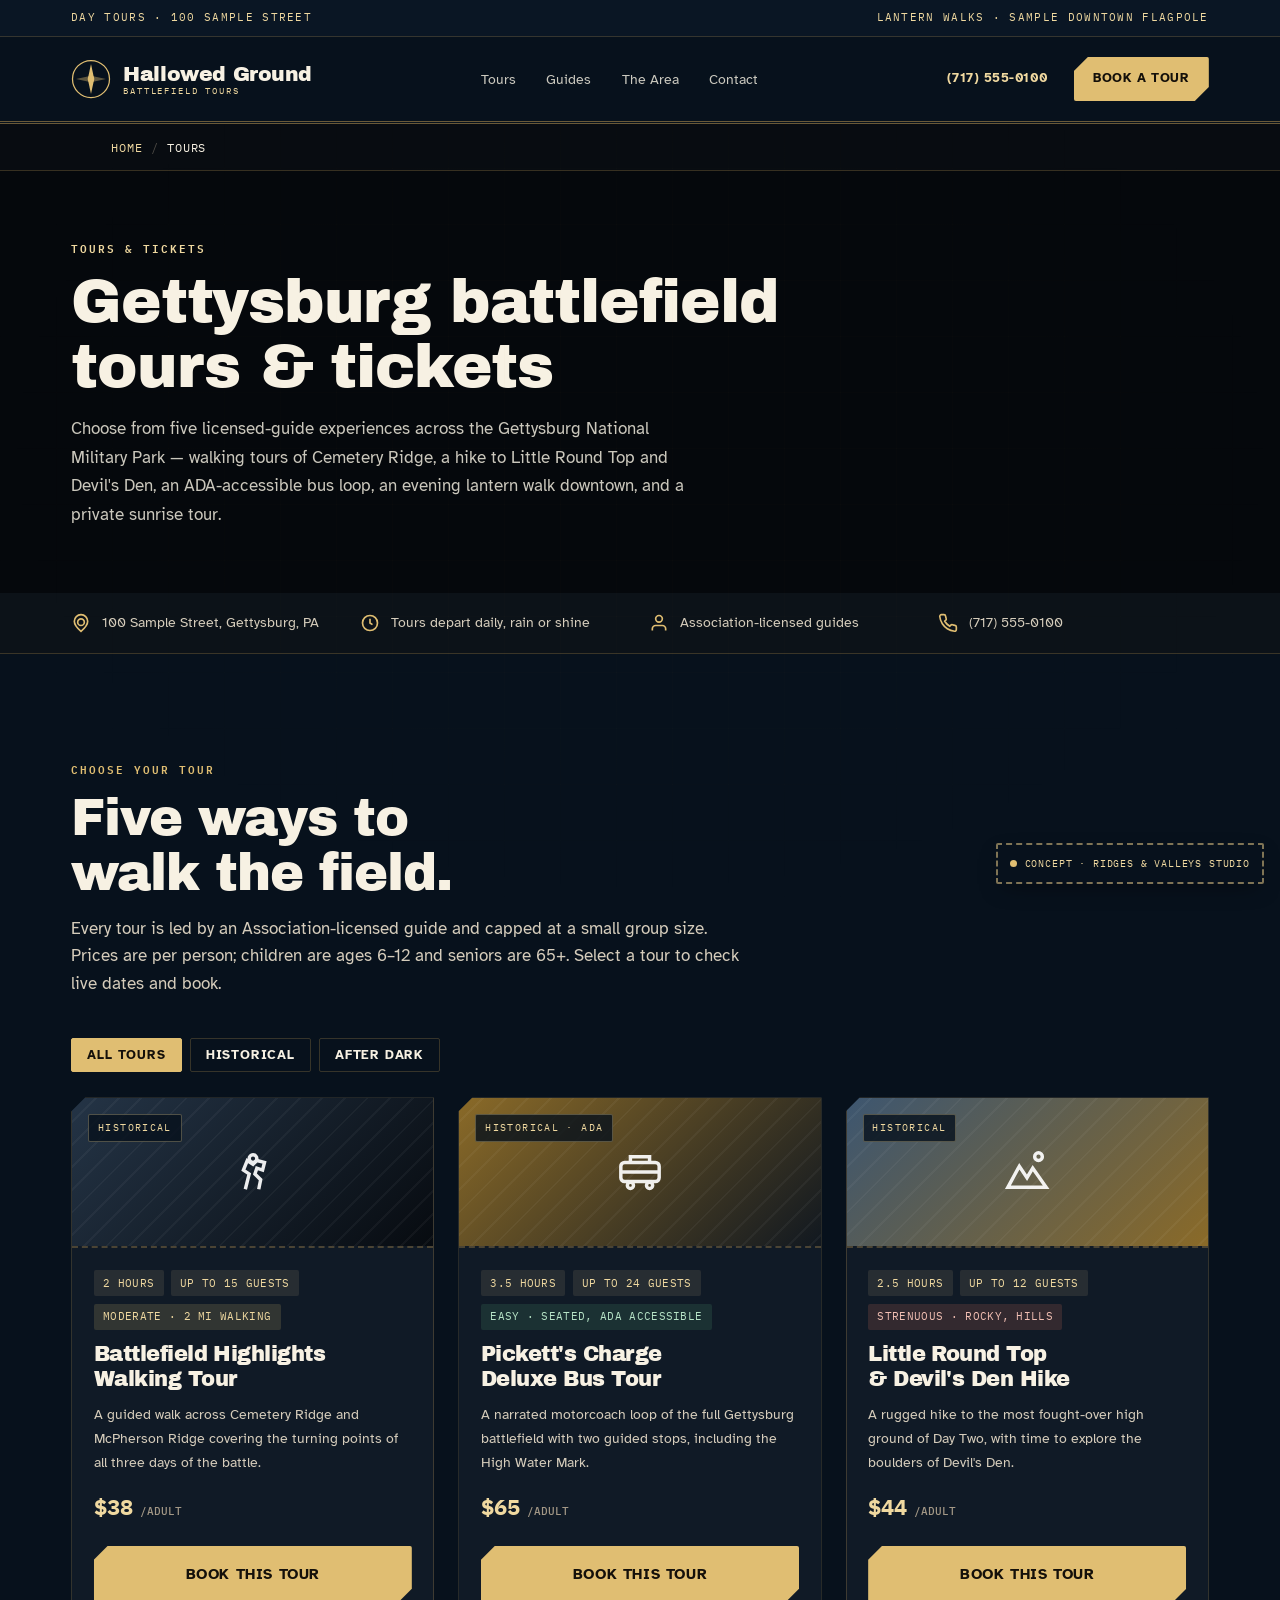
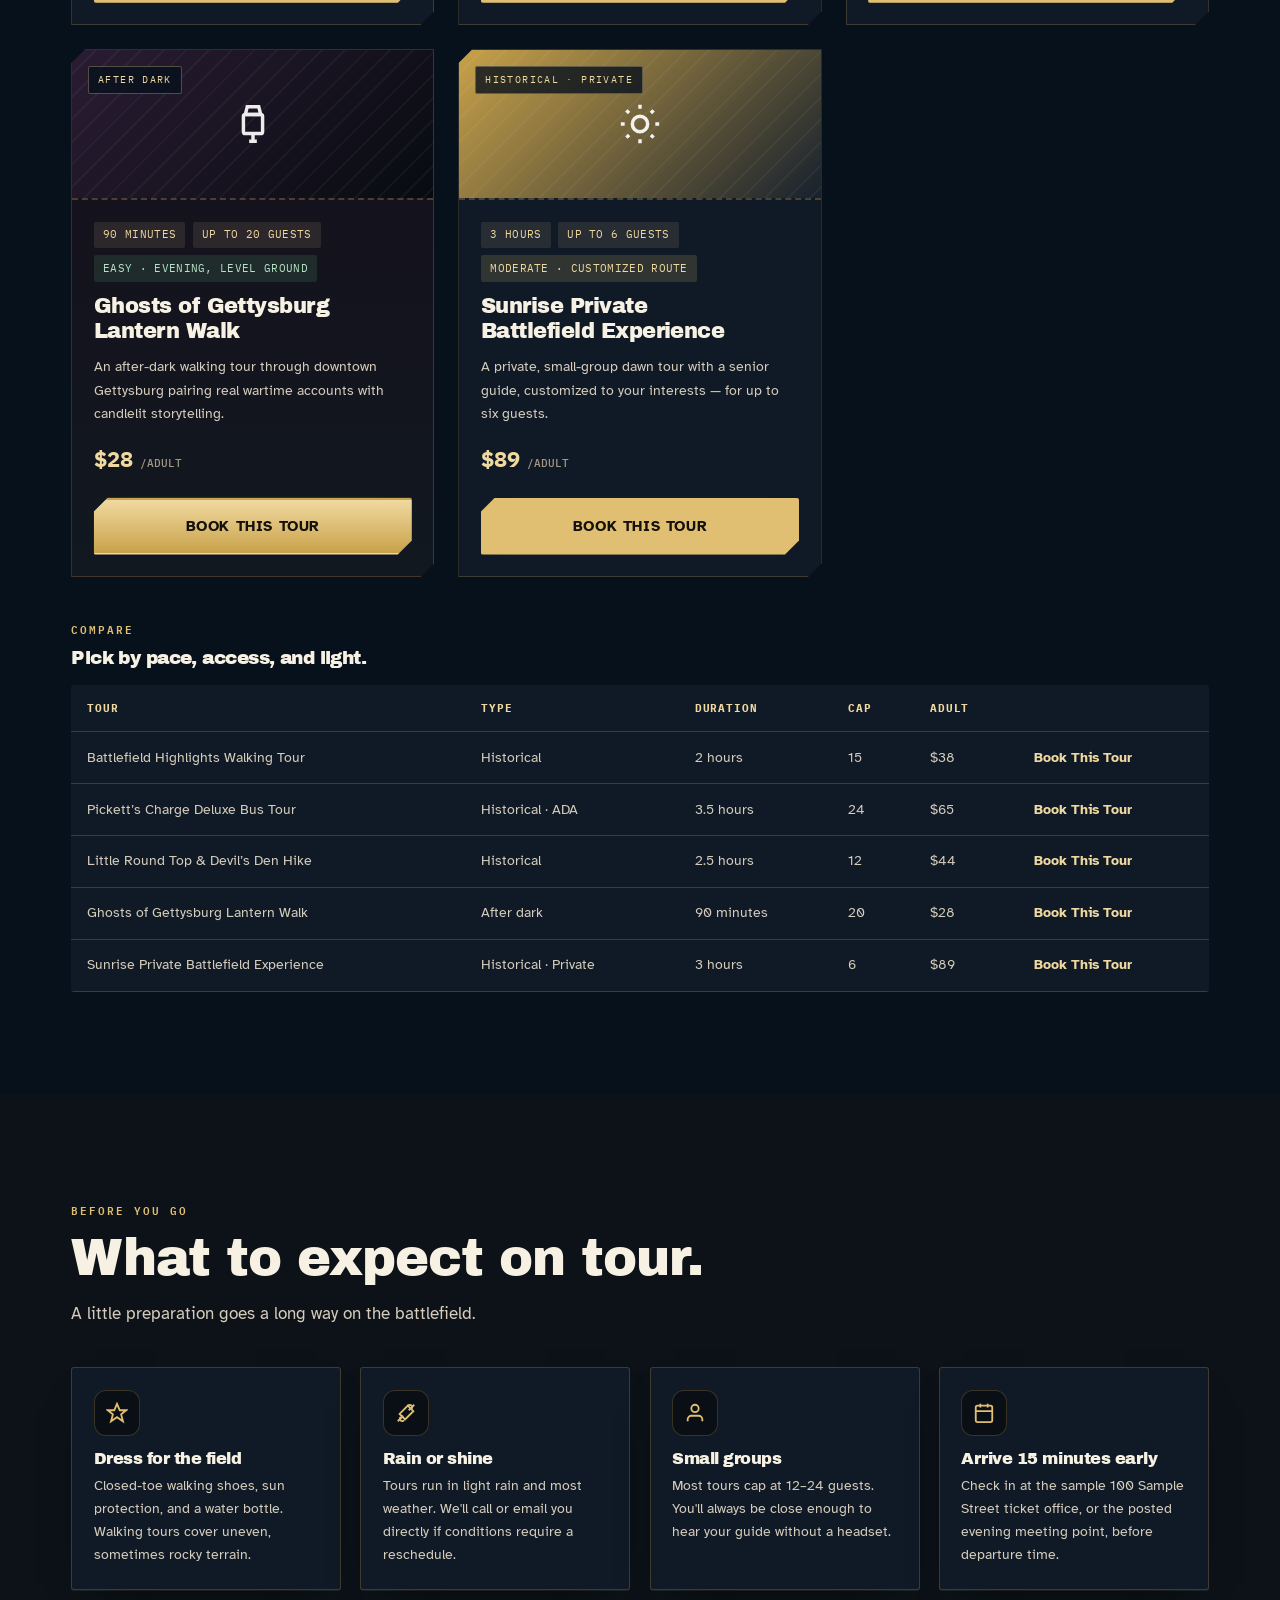
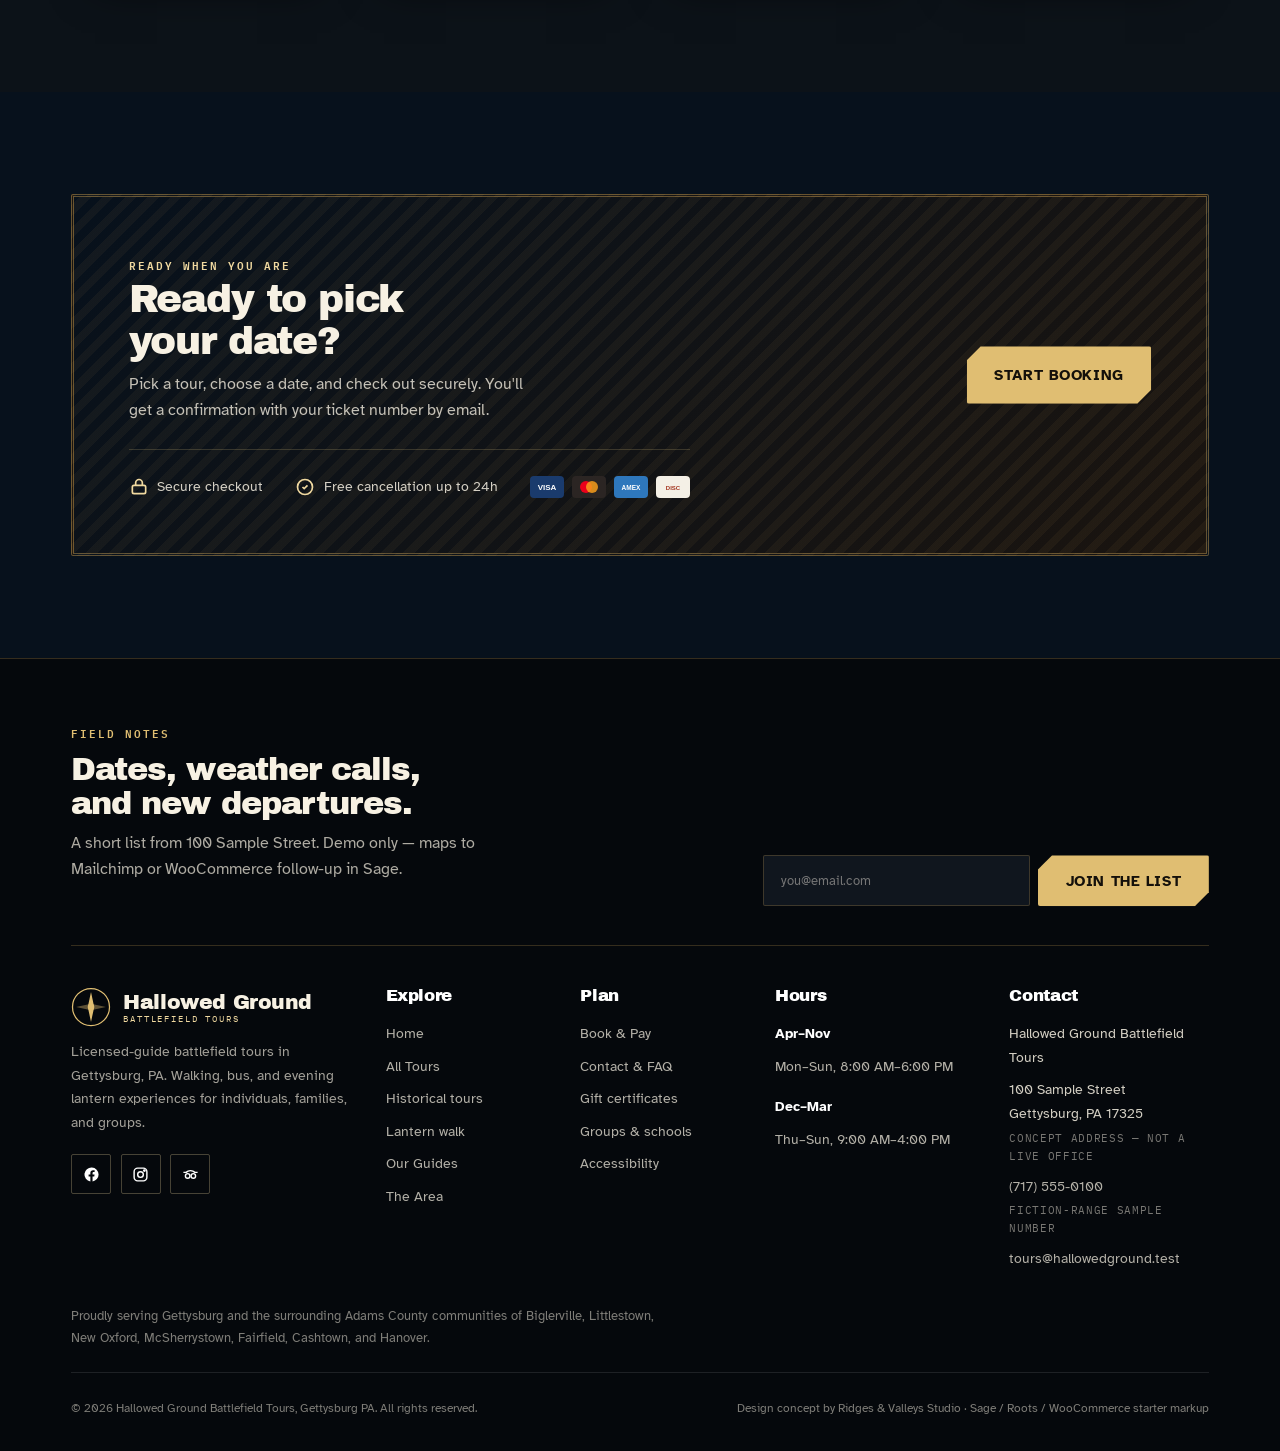
<file: tours.html>
<!DOCTYPE html>
<html lang="en">
<head>
<meta charset="UTF-8">
<meta name="viewport" content="width=device-width, initial-scale=1.0">
<title>Gettysburg Battlefield Tours &amp; Tickets | Hallowed Ground, PA</title>
<meta name="description" content="Browse licensed-guide Gettysburg battlefield tours from Hallowed Ground Battlefield Tours in Gettysburg, PA — walking, bus, hiking, lantern, and private tours. Book online.">
<link rel="canonical" href="https://matthummel-pa.github.io/tour-hallowed-ground-tours-theme/tours.html">
<meta property="og:type" content="website">
<meta property="og:title" content="Gettysburg Battlefield Tours &amp; Tickets | Hallowed Ground, PA">
<meta property="og:description" content="Browse licensed-guide Gettysburg battlefield tours from Hallowed Ground Battlefield Tours in Gettysburg, PA — walking, bus, hiking, lantern, and private tours. Book online.">
<meta property="og:url" content="https://matthummel-pa.github.io/tour-hallowed-ground-tours-theme/tours.html">
<meta property="og:image" content="https://commons.wikimedia.org/wiki/Special:FilePath/Pennsylvania_-_Gettysburg_-_NARA_-_68148252_(cropped).jpg?width=1600">
<link rel="preconnect" href="https://fonts.googleapis.com">
<link rel="preconnect" href="https://fonts.gstatic.com" crossorigin>
<link href="https://fonts.googleapis.com/css2?family=Atkinson+Hyperlegible:wght@400;700;800&amp;family=IBM+Plex+Mono:wght@400;500;600&amp;display=swap" rel="stylesheet">
<link rel="stylesheet" href="styles.css?v=archivo-1">
<script type="application/ld+json">
{
  "@context": "https://schema.org",
  "@type": "TravelAgency",
  "@id": "https://matthummel-pa.github.io/tour-hallowed-ground-tours-theme/#business",
  "name": "Hallowed Ground Battlefield Tours",
  "url": "https://matthummel-pa.github.io/tour-hallowed-ground-tours-theme/tours.html",
  "image": "https://commons.wikimedia.org/wiki/Special:FilePath/Pennsylvania_-_Gettysburg_-_NARA_-_68148252_(cropped).jpg?width=1600",
  "description": "Licensed-guide walking, bus, and evening lantern tours of the Gettysburg battlefield in Gettysburg, Pennsylvania.",
  "telephone": "+17175550100",
  "email": "tours@hallowedground.test",
  "priceRange": "$$",
  "address": {
    "@type": "PostalAddress",
    "streetAddress": "100 Sample Street",
    "addressLocality": "Gettysburg",
    "addressRegion": "PA",
    "postalCode": "17325",
    "addressCountry": "US"
  },
  "geo": {
    "@type": "GeoCoordinates",
    "latitude": 39.83,
    "longitude": -77.23
  },
  "openingHoursSpecification": [
    {
      "@type": "OpeningHoursSpecification",
      "dayOfWeek": [
        "Monday",
        "Tuesday",
        "Wednesday",
        "Thursday",
        "Friday",
        "Saturday",
        "Sunday"
      ],
      "opens": "08:00",
      "closes": "18:00",
      "validFrom": "2026-04-01",
      "validThrough": "2026-11-30"
    },
    {
      "@type": "OpeningHoursSpecification",
      "dayOfWeek": [
        "Thursday",
        "Friday",
        "Saturday",
        "Sunday"
      ],
      "opens": "09:00",
      "closes": "16:00",
      "validFrom": "2026-12-01",
      "validThrough": "2027-03-31"
    }
  ],
  "areaServed": [
    {
      "@type": "City",
      "name": "Gettysburg, Pennsylvania"
    },
    {
      "@type": "AdministrativeArea",
      "name": "Adams County, Pennsylvania"
    },
    {
      "@type": "City",
      "name": "Biglerville, Pennsylvania"
    },
    {
      "@type": "City",
      "name": "Littlestown, Pennsylvania"
    },
    {
      "@type": "City",
      "name": "New Oxford, Pennsylvania"
    },
    {
      "@type": "City",
      "name": "McSherrystown, Pennsylvania"
    },
    {
      "@type": "City",
      "name": "Fairfield, Pennsylvania"
    },
    {
      "@type": "City",
      "name": "Cashtown, Pennsylvania"
    },
    {
      "@type": "City",
      "name": "Hanover, Pennsylvania"
    }
  ],
  "sameAs": [
    "https://www.facebook.com/",
    "https://www.instagram.com/",
    "https://www.tripadvisor.com/"
  ]
}
</script>
<script type="application/ld+json">
{
  "@context": "https://schema.org",
  "@type": "BreadcrumbList",
  "itemListElement": [
    {
      "@type": "ListItem",
      "position": 1,
      "name": "Home",
      "item": "https://matthummel-pa.github.io/tour-hallowed-ground-tours-theme/index.html"
    },
    {
      "@type": "ListItem",
      "position": 2,
      "name": "Tours",
      "item": "https://matthummel-pa.github.io/tour-hallowed-ground-tours-theme/tours.html"
    }
  ]
}
</script>
</head>
<body class="archive woocommerce">
<!-- sage:begin resources/views/sections/header.blade.php -->
<a href="#main" class="skip-link">Skip to main content</a>
<header class="site-header" role="banner">
  <div class="header-rail">
    <div class="wrap">
      <span>Day tours · 100 Sample Street</span>
      <span>Lantern walks · sample downtown flagpole</span>
    </div>
  </div>
  <div class="wrap header-inner">
    <a href="index.html" class="brand">
      <svg class="brand-mark" width="40" height="40" viewBox="0 0 40 40" fill="none" aria-hidden="true"><circle cx="20" cy="20" r="18.5" stroke="currentColor" stroke-width="1.25"/><path d="M20 5l3.2 15L20 35l-3.2-15z" fill="currentColor"/><path d="M5 20l15-3.2L35 20l-15 3.2z" fill="currentColor" opacity=".4"/><circle cx="20" cy="20" r="3.2" fill="currentColor"/></svg>
      <span class="brand-text">
        <span class="brand-name">Hallowed Ground</span>
        <span class="brand-sub">Battlefield Tours</span>
      </span>
    </a>
    <nav class="main-nav" aria-label="Primary">
      <ul>
        <li class="has-sub">
          <button type="button" class="nav-trigger" aria-expanded="false" aria-haspopup="true">Tours</button>
          <div class="nav-panel" role="menu">
            <a href="tours.html#historical" role="menuitem">Historical battlefield tours<small>Walking, bus, hike, and private sunrise</small></a>
            <a href="tours.html#after-dark" role="menuitem">After-dark lantern walk<small>History after dark downtown — not a gimmick</small></a>
            <a href="tours.html" role="menuitem">See all 5 tours<small>Filter by day field or evening</small></a>
            <a href="contact.html#groups" role="menuitem">Groups &amp; schools<small>Families, reunions, and classrooms</small></a>
            <a href="contact.html#gifts" role="menuitem">Gift certificates<small>WooCommerce product in the live theme</small></a>
          </div>
        </li>
        <li><a href="guides.html">Guides</a></li>
        <li><a href="area.html">The Area</a></li>
        <li><a href="contact.html">Contact</a></li>
      </ul>
    </nav>
    <div class="header-actions">
      <a href="tel:+17175550100" class="btn btn-ghost btn-sm header-phone">(717) 555-0100</a>
      <a href="book.html" class="btn btn-primary btn-sm">Book a Tour</a>
      <button type="button" class="hamburger" id="hamburgerBtn" aria-expanded="false" aria-controls="mobileNav" aria-label="Open menu">
        <span></span><span></span><span></span>
      </button>
    </div>
  </div>
</header>
<nav class="mobile-nav" id="mobileNav" aria-label="Mobile">
  <ul>
    <li><a href="index.html">Home</a></li>
    <li><a href="tours.html" class="is-active" aria-current="page">All Tours</a></li>
    <li class="sub"><a href="tours.html#historical">Historical tours</a></li>
    <li class="sub"><a href="tours.html#after-dark">After-dark lantern walk</a></li>
    <li><a href="guides.html">Our Guides</a></li>
    <li><a href="area.html">The Area</a></li>
    <li><a href="contact.html">Contact</a></li>
    <li><a href="book.html">Book &amp; Pay</a></li>
  </ul>
  <a href="tel:+17175550100" class="btn btn-outline btn-block">Call (717) 555-0100</a>
  <a href="book.html" class="btn btn-primary btn-block">Book a Tour</a>
</nav>
<!-- sage:end sections/header.blade.php -->

<main id="main">
<nav class="breadcrumb" aria-label="Breadcrumb"><div class="wrap"><ol><li><a href="index.html">Home</a></li><li class="sep" aria-hidden="true">/</li><li aria-current="page">Tours</li></ol></div></nav>
  <section class="page-intro">
    <div class="wrap reveal">
      <span class="eyebrow">Tours &amp; Tickets</span>
      <h1>Gettysburg battlefield tours &amp; tickets</h1>
      <p>Choose from five licensed-guide experiences across the Gettysburg National Military Park — walking tours of Cemetery Ridge, a hike to Little Round Top and Devil's Den, an ADA-accessible bus loop, an evening lantern walk downtown, and a private sunrise tour.</p>
    </div>
  </section>

  <div class="info-strip">
    <div class="wrap">
      <div class="info-item">
        <svg width="20" height="20" viewBox="0 0 24 24" fill="none" stroke="currentColor" stroke-width="2" aria-hidden="true"><path d="M12 15a4 4 0 100-8 4 4 0 000 8z"/><path d="M12 2a8 8 0 00-8 8c0 5.5 8 12 8 12s8-6.5 8-12a8 8 0 00-8-8z"/></svg>
        100 Sample Street, Gettysburg, PA
      </div>
      <div class="info-item">
        <svg width="20" height="20" viewBox="0 0 24 24" fill="none" stroke="currentColor" stroke-width="2" aria-hidden="true"><circle cx="12" cy="12" r="9"/><path d="M12 7v5l3 2"/></svg>
        Tours depart daily, rain or shine
      </div>
      <div class="info-item">
        <svg width="20" height="20" viewBox="0 0 24 24" fill="none" stroke="currentColor" stroke-width="2" aria-hidden="true"><path d="M20 21v-2a4 4 0 00-4-4H8a4 4 0 00-4 4v2"/><circle cx="12" cy="7" r="4"/></svg>
        Association-licensed guides
      </div>
      <div class="info-item">
        <svg width="20" height="20" viewBox="0 0 24 24" fill="none" stroke="currentColor" stroke-width="2" aria-hidden="true"><path d="M22 16.92v3a2 2 0 01-2.18 2 19.79 19.79 0 01-8.63-3.07 19.5 19.5 0 01-6-6 19.79 19.79 0 01-3.07-8.67A2 2 0 014.11 2h3a2 2 0 012 1.72c.127.96.361 1.902.7 2.81a2 2 0 01-.45 2.11L8.09 9.91a16 16 0 006 6l1.27-1.27a2 2 0 012.11-.45c.908.339 1.85.573 2.81.7A2 2 0 0122 16.92z"/></svg>
        (717) 555-0100
      </div>
    </div>
  </div>


  <section class="section">
    <div class="wrap">
      <div class="section-head reveal" id="historical">
        <span class="eyebrow">Choose Your Tour</span>
        <h2>Five ways to walk the field.</h2>
        <p>Every tour is led by an Association-licensed guide and capped at a small group size. Prices are per person; children are ages 6&ndash;12 and seniors are 65+. Select a tour to check live dates and book.</p>
      </div>
      <div class="filter-bar" data-tour-filter role="group" aria-label="Filter tours">
        <button type="button" data-filter="all" aria-pressed="true">All tours</button>
        <button type="button" data-filter="historical">Historical</button>
        <button type="button" data-filter="after-dark">After dark</button>
      </div>
      <div class="tour-grid reveal products">
        <article class="tour-card product" data-category="historical" data-product-id="highlights" data-sku="HG-WALK-HIGHLIGHTS">
          <div class="tour-banner tb-1"><span class="tour-kicker">Historical</span><svg viewBox="0 0 24 24" fill="none" stroke="currentColor" stroke-width="1.8"><circle cx="12" cy="5" r="2"/><path d="M8 21l2-8-3-2 2-5 3 2 2-2 4 1-1 4-3-1-1 3 3 3-1 5"/></svg></div>
          <div class="tour-body">
            <div class="tour-meta">
              <span class="chip">2 hours</span>
              <span class="chip">Up to 15 guests</span>
              <span class="chip chip-moderate">Moderate · 2 mi walking</span>
            </div>
            <h3>Battlefield Highlights Walking Tour</h3>
            <p class="desc">A guided walk across Cemetery Ridge and McPherson Ridge covering the turning points of all three days of the battle.</p>
            <div class="tour-price-row"><span class="tour-price">$38<small> /adult</small></span></div>
            <a href="book.html?tour=highlights" class="btn btn-primary btn-block">Book This Tour</a>
          </div>
        </article>
        <article class="tour-card product" data-category="historical" data-product-id="bus" data-sku="HG-BUS-PICKETT">
          <div class="tour-banner tb-2"><span class="tour-kicker">Historical · ADA</span><svg viewBox="0 0 24 24" fill="none" stroke="currentColor" stroke-width="1.8"><rect x="2" y="7" width="20" height="10" rx="2"/><circle cx="7" cy="19" r="1.6"/><circle cx="17" cy="19" r="1.6"/><path d="M2 12h20M7 7V4h10v3"/></svg></div>
          <div class="tour-body">
            <div class="tour-meta">
              <span class="chip">3.5 hours</span>
              <span class="chip">Up to 24 guests</span>
              <span class="chip chip-easy">Easy · Seated, ADA accessible</span>
            </div>
            <h3>Pickett&#x27;s Charge Deluxe Bus Tour</h3>
            <p class="desc">A narrated motorcoach loop of the full Gettysburg battlefield with two guided stops, including the High Water Mark.</p>
            <div class="tour-price-row"><span class="tour-price">$65<small> /adult</small></span></div>
            <a href="book.html?tour=bus" class="btn btn-primary btn-block">Book This Tour</a>
          </div>
        </article>
        <article class="tour-card product" data-category="historical" data-product-id="hike" data-sku="HG-HIKE-LRT">
          <div class="tour-banner tb-3"><span class="tour-kicker">Historical</span><svg viewBox="0 0 24 24" fill="none" stroke="currentColor" stroke-width="1.8"><path d="M2 20l6-11 4 6 3-5 7 10z"/><circle cx="18" cy="4" r="2"/></svg></div>
          <div class="tour-body">
            <div class="tour-meta">
              <span class="chip">2.5 hours</span>
              <span class="chip">Up to 12 guests</span>
              <span class="chip chip-strenuous">Strenuous · Rocky, hills</span>
            </div>
            <h3>Little Round Top &amp; Devil&#x27;s Den Hike</h3>
            <p class="desc">A rugged hike to the most fought-over high ground of Day Two, with time to explore the boulders of Devil&#x27;s Den.</p>
            <div class="tour-price-row"><span class="tour-price">$44<small> /adult</small></span></div>
            <a href="book.html?tour=hike" class="btn btn-primary btn-block">Book This Tour</a>
          </div>
        </article>
        <article class="tour-card product" data-category="after-dark" id="after-dark" data-product-id="lantern" data-sku="HG-LANTERN-GHOSTS">
          <div class="tour-banner tb-4"><span class="tour-kicker">After dark</span><svg viewBox="0 0 24 24" fill="none" stroke="currentColor" stroke-width="1.8"><path d="M9 3h6l1 4H8z"/><rect x="7" y="7" width="10" height="10" rx="1"/><path d="M10 21h4M12 17v4"/></svg></div>
          <div class="tour-body">
            <div class="tour-meta">
              <span class="chip">90 minutes</span>
              <span class="chip">Up to 20 guests</span>
              <span class="chip chip-easy">Easy · Evening, level ground</span>
            </div>
            <h3>Ghosts of Gettysburg Lantern Walk</h3>
            <p class="desc">An after-dark walking tour through downtown Gettysburg pairing real wartime accounts with candlelit storytelling.</p>
            <div class="tour-price-row"><span class="tour-price">$28<small> /adult</small></span></div>
            <a href="book.html?tour=lantern" class="btn btn-lantern btn-block add_to_cart_button">Book This Tour</a>
          </div>
        </article>
        <article class="tour-card product" data-category="historical" data-product-id="private" data-sku="HG-PRIVATE-SUNRISE">
          <div class="tour-banner tb-5"><span class="tour-kicker">Historical · Private</span><svg viewBox="0 0 24 24" fill="none" stroke="currentColor" stroke-width="1.8"><circle cx="12" cy="12" r="4"/><path d="M12 2v2M12 20v2M2 12h2M20 12h2M4.9 4.9l1.4 1.4M17.7 17.7l1.4 1.4M19.1 4.9l-1.4 1.4M6.3 17.7l-1.4 1.4"/></svg></div>
          <div class="tour-body">
            <div class="tour-meta">
              <span class="chip">3 hours</span>
              <span class="chip">Up to 6 guests</span>
              <span class="chip chip-moderate">Moderate · Customized route</span>
            </div>
            <h3>Sunrise Private Battlefield Experience</h3>
            <p class="desc">A private, small-group dawn tour with a senior guide, customized to your interests — for up to six guests.</p>
            <div class="tour-price-row"><span class="tour-price">$89<small> /adult</small></span></div>
            <a href="book.html?tour=private" class="btn btn-primary btn-block">Book This Tour</a>
          </div>
        </article>
      </div>
      <div class="reveal" style="margin-top:2.4rem; overflow-x:auto;">
        <span class="eyebrow">Compare</span>
        <h3 style="margin:0.4rem 0 1rem;">Pick by pace, access, and light.</h3>
        <table class="compare">
          <thead>
            <tr><th>Tour</th><th>Type</th><th>Duration</th><th>Cap</th><th>Adult</th><th></th></tr>
          </thead>
          <tbody>
            <tr><td>Battlefield Highlights Walking Tour</td><td>Historical</td><td>2 hours</td><td>15</td><td>$38</td><td><a href="book.html?tour=highlights">Book This Tour</a></td></tr>
            <tr><td>Pickett’s Charge Deluxe Bus Tour</td><td>Historical · ADA</td><td>3.5 hours</td><td>24</td><td>$65</td><td><a href="book.html?tour=bus">Book This Tour</a></td></tr>
            <tr><td>Little Round Top &amp; Devil’s Den Hike</td><td>Historical</td><td>2.5 hours</td><td>12</td><td>$44</td><td><a href="book.html?tour=hike">Book This Tour</a></td></tr>
            <tr><td>Ghosts of Gettysburg Lantern Walk</td><td>After dark</td><td>90 minutes</td><td>20</td><td>$28</td><td><a href="book.html?tour=lantern">Book This Tour</a></td></tr>
            <tr><td>Sunrise Private Battlefield Experience</td><td>Historical · Private</td><td>3 hours</td><td>6</td><td>$89</td><td><a href="book.html?tour=private">Book This Tour</a></td></tr>
          </tbody>
        </table>
      </div>
    </div>
  </section>

  <section class="section section-alt">
    <div class="wrap">
      <div class="section-head reveal">
        <span class="eyebrow">Before You Go</span>
        <h2>What to expect on tour.</h2>
        <p>A little preparation goes a long way on the battlefield.</p>
      </div>
      <div class="expect-grid reveal">
        <div class="expect-card">
          <div class="ic"><svg width="22" height="22" viewBox="0 0 24 24" fill="none" stroke="currentColor" stroke-width="2" aria-hidden="true"><path d="M12 2l3 7h7l-5.5 4.5L18.5 21 12 16.5 5.5 21l2-7.5L2 9h7z"/></svg></div>
          <h3>Dress for the field</h3>
          <p>Closed-toe walking shoes, sun protection, and a water bottle. Walking tours cover uneven, sometimes rocky terrain.</p>
        </div>
        <div class="expect-card">
          <div class="ic"><svg width="22" height="22" viewBox="0 0 24 24" fill="none" stroke="currentColor" stroke-width="2" aria-hidden="true"><path d="M17.7 7.7a2.5 2.5 0 10-3.5-3.5"/><path d="M6.3 16.3a2.5 2.5 0 103.5 3.5"/><path d="M3 21l6-6M21 3l-6 6M14 4l6 6-9 9-6-6z"/></svg></div>
          <h3>Rain or shine</h3>
          <p>Tours run in light rain and most weather. We'll call or email you directly if conditions require a reschedule.</p>
        </div>
        <div class="expect-card">
          <div class="ic"><svg width="22" height="22" viewBox="0 0 24 24" fill="none" stroke="currentColor" stroke-width="2" aria-hidden="true"><path d="M20 21v-2a4 4 0 00-4-4H8a4 4 0 00-4 4v2"/><circle cx="12" cy="7" r="4"/></svg></div>
          <h3>Small groups</h3>
          <p>Most tours cap at 12&ndash;24 guests. You'll always be close enough to hear your guide without a headset.</p>
        </div>
        <div class="expect-card">
          <div class="ic"><svg width="22" height="22" viewBox="0 0 24 24" fill="none" stroke="currentColor" stroke-width="2" aria-hidden="true"><rect x="3" y="4" width="18" height="18" rx="2"/><path d="M16 2v4M8 2v4M3 10h18"/></svg></div>
          <h3>Arrive 15 minutes early</h3>
          <p>Check in at the sample 100 Sample Street ticket office, or the posted evening meeting point, before departure time.</p>
        </div>
      </div>
    </div>
  </section>

  <section class="section">
    <div class="wrap">
      <div class="book-band reveal">
        <div>
          <span class="eyebrow eyebrow--light">Ready When You Are</span>
          <h2>Ready to pick your date?</h2>
          <p>Pick a tour, choose a date, and check out securely. You'll get a confirmation with your ticket number by email.</p>
          <div class="trust-strip">
            <div class="trust-item">
              <svg width="20" height="20" viewBox="0 0 24 24" fill="none" stroke="currentColor" stroke-width="2" aria-hidden="true"><rect x="4" y="10" width="16" height="10" rx="2"/><path d="M8 10V7a4 4 0 018 0v3"/></svg>
              Secure checkout
            </div>
            <div class="trust-item">
              <svg width="20" height="20" viewBox="0 0 24 24" fill="none" stroke="currentColor" stroke-width="2" aria-hidden="true"><circle cx="12" cy="12" r="9"/><path d="M9 12l2 2 4-4"/></svg>
              Free cancellation up to 24h
            </div>
            <div class="card-icons" aria-hidden="true">
              <svg width="34" height="22" viewBox="0 0 34 22"><rect width="34" height="22" rx="4" fill="#1a3b6d"/><text x="17" y="14" font-family="Arial" font-size="8" fill="#fff" text-anchor="middle" font-weight="bold">VISA</text></svg>
              <svg width="34" height="22" viewBox="0 0 34 22"><rect width="34" height="22" rx="4" fill="#2b2523"/><circle cx="14" cy="11" r="6" fill="#eb001b"/><circle cx="20" cy="11" r="6" fill="#f79e1b" opacity="0.85"/></svg>
              <svg width="34" height="22" viewBox="0 0 34 22"><rect width="34" height="22" rx="4" fill="#2e77bc"/><text x="17" y="14" font-family="Arial" font-size="6.5" fill="#fff" text-anchor="middle" font-weight="bold">AMEX</text></svg>
              <svg width="34" height="22" viewBox="0 0 34 22"><rect width="34" height="22" rx="4" fill="#f4f0e6"/><text x="17" y="14" font-family="Arial" font-size="6" fill="#a3341f" text-anchor="middle" font-weight="bold">DISC</text></svg>
            </div>
          </div>
        </div>
        <a href="book.html" class="btn btn-primary" style="flex-shrink:0;">Start Booking</a>
      </div>
    </div>
  </section>
</main>

<!-- sage:begin resources/views/sections/footer.blade.php -->
<footer class="site-footer" role="contentinfo">
  <div class="wrap">
    <div class="footer-cta">
      <div>
        <span class="eyebrow">Field notes</span>
        <h2 style="font-size:clamp(1.5rem,3vw,2rem);margin:0.4rem 0 0.5rem;">Dates, weather calls, and new departures.</h2>
        <p style="color:rgba(247,241,227,0.7);max-width:46ch;">A short list from 100 Sample Street. Demo only — maps to Mailchimp or WooCommerce follow-up in Sage.</p>
        <p data-newsletter-note style="min-height:1.2em;font-size:0.82rem;color:var(--gold-300);margin-top:0.5rem;"></p>
      </div>
      <form class="newsletter" data-newsletter>
        <label class="visually-hidden" for="nlEmail">Email</label>
        <input id="nlEmail" name="EMAIL" type="email" autocomplete="email" placeholder="you@email.com" required>
        <button class="btn btn-primary" type="submit">Join the list</button>
      </form>
    </div>
    <div class="footer-grid">
      <div class="footer-brand">
        <a href="index.html" class="brand">
          <svg class="brand-mark" width="40" height="40" viewBox="0 0 40 40" fill="none" aria-hidden="true"><circle cx="20" cy="20" r="18.5" stroke="currentColor" stroke-width="1.25"/><path d="M20 5l3.2 15L20 35l-3.2-15z" fill="currentColor"/><path d="M5 20l15-3.2L35 20l-15 3.2z" fill="currentColor" opacity=".4"/><circle cx="20" cy="20" r="3.2" fill="currentColor"/></svg>
          <span class="brand-text"><span class="brand-name">Hallowed Ground</span><span class="brand-sub">Battlefield Tours</span></span>
        </a>
        <p>Licensed-guide battlefield tours in Gettysburg, PA. Walking, bus, and evening lantern experiences for individuals, families, and groups.</p>
        <div class="social-row">
          <a href="#" aria-label="Hallowed Ground Battlefield Tours on Facebook"><svg width="17" height="17" viewBox="0 0 24 24" fill="currentColor" aria-hidden="true"><path d="M22 12a10 10 0 10-11.6 9.9v-7H7.9V12h2.5V9.8c0-2.5 1.5-3.9 3.8-3.9 1.1 0 2.2.2 2.2.2v2.5h-1.3c-1.2 0-1.6.8-1.6 1.6V12h2.8l-.4 2.9h-2.4v7A10 10 0 0022 12z"/></svg></a>
          <a href="#" aria-label="Hallowed Ground Battlefield Tours on Instagram"><svg width="17" height="17" viewBox="0 0 24 24" fill="none" stroke="currentColor" stroke-width="2" aria-hidden="true"><rect x="3" y="3" width="18" height="18" rx="5"/><circle cx="12" cy="12" r="4"/><circle cx="17.5" cy="6.5" r="1"/></svg></a>
          <a href="#" aria-label="Hallowed Ground Battlefield Tours on TripAdvisor"><svg width="17" height="17" viewBox="0 0 24 24" fill="none" stroke="currentColor" stroke-width="2" aria-hidden="true"><circle cx="8" cy="14" r="3.2"/><circle cx="16" cy="14" r="3.2"/><path d="M2 9h6M16 9h6M12 6.5c-2.5 0-4.7 1-6.2 2.5M12 6.5c2.5 0 4.7 1 6.2 2.5"/></svg></a>
        </div>
      </div>
      <div>
        <h4>Explore</h4>
        <ul>
          <li><a href="index.html">Home</a></li>
          <li><a href="tours.html">All Tours</a></li>
          <li><a href="tours.html#historical">Historical tours</a></li>
          <li><a href="tours.html#after-dark">Lantern walk</a></li>
          <li><a href="guides.html">Our Guides</a></li>
          <li><a href="area.html">The Area</a></li>
        </ul>
      </div>
      <div>
        <h4>Plan</h4>
        <ul>
          <li><a href="book.html">Book &amp; Pay</a></li>
          <li><a href="contact.html">Contact &amp; FAQ</a></li>
          <li><a href="contact.html#gifts">Gift certificates</a></li>
          <li><a href="contact.html#groups">Groups &amp; schools</a></li>
          <li><a href="contact.html">Accessibility</a></li>
        </ul>
      </div>
      <div>
        <h4>Hours</h4>
        <ul class="footer-hours">
          <li><b style="color:#fff;">Apr–Nov</b></li>
          <li>Mon–Sun, 8:00 AM–6:00 PM</li>
          <li style="margin-top:0.5rem;"><b style="color:#fff;">Dec–Mar</b></li>
          <li>Thu–Sun, 9:00 AM–4:00 PM</li>
        </ul>
      </div>
      <div>
        <h4>Contact</h4>
        <ul>
          <li>Hallowed Ground Battlefield Tours</li>
          <li>100 Sample Street<br>Gettysburg, PA 17325<br><span class="nap-note">Concept address — not a live office</span></li>
          <li><a href="tel:+17175550100">(717) 555-0100</a><br><span class="nap-note">Fiction-range sample number</span></li>
          <li><a href="mailto:tours@hallowedground.test">tours@hallowedground.test</a></li>
        </ul>
      </div>
    </div>
    <p class="footer-service">Proudly serving Gettysburg and the surrounding Adams County communities of Biglerville, Littlestown, New Oxford, McSherrystown, Fairfield, Cashtown, and Hanover.</p>
    <div class="footer-bottom">
      <span>&copy; <span data-year>2026</span> Hallowed Ground Battlefield Tours, Gettysburg PA. All rights reserved.</span>
      <span>Design concept by Ridges &amp; Valleys Studio · Sage / Roots / WooCommerce starter markup</span>
    </div>
  </div>
</footer>
<div class="sticky-book">
  <a href="tel:+17175550100" class="btn btn-outline btn-sm">Call</a>
  <a href="book.html" class="btn btn-primary btn-sm">Book a Tour</a>
</div>
<!-- sage:end sections/footer.blade.php -->

<a href="#" class="concept-badge" aria-label="This is a design concept by Ridges and Valleys Studio">
  <span class="dot" aria-hidden="true"></span> Concept · Ridges &amp; Valleys Studio
</a>

<script src="main.js" defer></script>

</body>
</html>
</file>
<file: styles.css>
/* Archivo Black is self-hosted so headings stay a heavy sans even if Google Fonts is blocked. SIL Open Font License. */
@font-face{
  font-family:"Archivo Black";
  font-style:normal;
  font-weight:100 900;
  font-display:swap;
  src:url("fonts/archivo-black-latin.woff2") format("woff2");
}

/* ============================================
   HALLOWED GROUND — concept starter for Sage / Roots / WooCommerce
   Dark battlefield + after-dark lantern system.
   Palette stays slate, antique gold, parchment, ink (not sister-brand green).
   Contrast targets WCAG 2.2 AA on dark surfaces.
   Map: resources/views/sections/{header,footer,hero}.blade.php
        resources/views/woocommerce/content-product.php
============================================ */
:root{
  --slate-950:#070b10;
  --slate-900:#0c1218;
  --slate-850:#111820;
  --slate-800:#17212c;
  --slate-700:#243446;
  --slate-600:#3d5670;
  --slate-400:#9bb4c9;
  --slate-300:#c5d4e0;

  --gold-800:#8a6a28;
  --gold-700:#b08932;
  --gold-600:#c9a24a;
  --gold-500:#e0be72;
  --gold-300:#f0d9a0;
  --gold-200:#f7ebc8;

  --parchment-50:#f7f1e3;
  --parchment-100:#efe6d0;
  --parchment-200:#e2d4b4;
  --parchment-300:#cbb992;

  --ink-950:#0a0908;
  --ink-900:#161310;
  --ink-700:#c9c0b0;
  --ink-500:#a39886;

  --lantern-900:#140e18;
  --lantern-700:#2a1c33;
  --lantern-500:#c9a06a;

  --brick:#d36a3a;
  --brick-soft:#f0a57a;
  --navy:#07111c;

  --color-bg: #07111c;
  --color-surface: #101a26;
  --color-surface-2: #172433;
  --color-ink: var(--parchment-50);
  --color-ink-soft: #d5ccbb;
  --color-primary: var(--slate-800);
  --color-primary-dark: var(--navy);
  --color-accent: var(--gold-500);
  --color-accent-dark: var(--gold-800);
  --color-accent-light: var(--gold-300);
  --color-border: rgba(224,177,90,0.22);
  --color-on-gold: #14100a;

  --font-ui:'Atkinson Hyperlegible', system-ui, sans-serif;
  --font-serif:Georgia, 'Times New Roman', serif;
  --font-head:'Archivo Black', 'Arial Black', Impact, sans-serif;
  --font-mono:'IBM Plex Mono','Courier New', monospace;

  --radius-sm:2px;
  --radius-md:3px;
  --radius-lg:4px;
  --ticket: polygon(14px 0, 100% 0, 100% calc(100% - 14px), calc(100% - 14px) 100%, 0 100%, 0 14px);
  --shadow-soft: 0 30px 80px -40px rgba(0,0,0,0.85);
  --shadow-card: 0 1px 0 rgba(240,217,160,0.08), 0 18px 40px -24px rgba(0,0,0,0.7);

  --maxw:1240px;
  --gutter: clamp(1.25rem, 4vw, 3.25rem);
  --header-h: 84px;
  --rail-h: 36px;

  --ease: cubic-bezier(.22,.61,.36,1);
}

*,*::before,*::after{ box-sizing:border-box; }
html{ scroll-behavior:smooth; }
@media (prefers-reduced-motion: reduce){
  html{ scroll-behavior:auto; }
  *,*::before,*::after{ animation-duration:0.001ms !important; animation-iteration-count:1 !important; transition-duration:0.001ms !important; scroll-behavior:auto !important; }
}

body{
  margin:0;
  font-family: var(--font-ui);
  background:
    radial-gradient(900px 520px at 8% -8%, rgba(211,106,58,0.12), transparent 46%),
    radial-gradient(800px 480px at 100% 0%, rgba(224,177,90,0.08), transparent 42%),
    var(--color-bg);
  color: var(--color-ink);
  line-height:1.65;
  -webkit-font-smoothing:antialiased;
}
body::before{
  content:"";
  pointer-events:none;
  position:fixed; inset:0; z-index:8; opacity:0.22;
  background-image:
    linear-gradient(rgba(224,177,90,0.07) 1px, transparent 1px),
    linear-gradient(90deg, rgba(224,177,90,0.07) 1px, transparent 1px);
  background-size: 56px 56px;
  mask-image: radial-gradient(ellipse at center, #000 35%, transparent 80%);
}

img{ max-width:100%; display:block; }
a{ color:inherit; }
h1,h2,h3,h4,
.hero-title,
.brand-name,
.page-intro h1,
.section-head h2,
.faq-q,
.path-card b,
.hero-stat b{
  margin:0;
  font-family:var(--font-head) !important;
  font-weight:400;
  font-style:normal;
  letter-spacing:-0.03em;
  color:var(--parchment-50);
  text-wrap:balance;
  text-transform:none;
  line-height:1.12;
}
h1,h2,.hero-title,.page-intro h1,.section-head h2{ line-height:1.08; }
p{ margin:0; }
.lede{ color: var(--color-ink-soft); max-width: 62ch; }
ul{ margin:0; padding:0; list-style:none; }
button{ font-family:inherit; }
svg{ display:block; }

.wrap{ max-width:var(--maxw); margin-inline:auto; padding-inline:var(--gutter); }

.eyebrow{
  font-family:var(--font-mono);
  text-transform:uppercase;
  letter-spacing:0.18em;
  font-size:0.7rem;
  font-weight:600;
  color: var(--gold-500);
}
.eyebrow--light{ color: var(--gold-300); }
.serif-quote{ font-family:var(--font-serif); font-style:italic; }

section{ scroll-margin-top: calc(var(--header-h) + var(--rail-h) + 12px); }

.skip-link{
  position:absolute; left:1rem; top:-80px;
  background: var(--gold-500);
  color: var(--color-on-gold);
  padding:0.75rem 1.25rem;
  border-radius: var(--radius-sm);
  z-index:400;
  transition: top 0.2s var(--ease);
  text-decoration:none;
  font-weight:700;
}
.skip-link:focus{ top:1rem; }

:focus-visible{
  outline:3px solid var(--gold-500);
  outline-offset:3px;
  border-radius:4px;
}

/* Buttons */
.btn{
  display:inline-flex; align-items:center; justify-content:center; gap:0.55rem;
  padding:0.9rem 1.6rem;
  border-radius: var(--radius-sm);
  clip-path: var(--ticket);
  font-family: var(--font-ui);
  font-weight:700; font-size:0.92rem;
  letter-spacing:0.04em;
  text-transform:uppercase;
  border:2px solid transparent;
  cursor:pointer;
  text-decoration:none;
  position:relative;
  overflow:hidden;
  transition: transform 0.18s var(--ease), background 0.18s var(--ease), color 0.18s var(--ease), border-color 0.18s var(--ease), box-shadow 0.18s var(--ease);
  white-space:nowrap;
}
.btn:hover{ transform:translateY(-2px); }
.btn-primary{
  background: var(--gold-500);
  color: var(--color-on-gold);
  box-shadow: 0 10px 28px -10px rgba(224,190,114,0.55);
}
.btn-primary::after{
  content:""; position:absolute; inset:0;
  background: linear-gradient(105deg, transparent 30%, rgba(255,255,255,0.45) 48%, transparent 62%);
  transform: translateX(-120%);
}
.btn-primary:hover{ background: var(--gold-300); }
.btn-primary:hover::after{ animation: gleam 0.7s var(--ease); }
@keyframes gleam{ to{ transform: translateX(120%); } }
.btn-outline{
  background:transparent;
  border-color: rgba(247,241,227,0.45);
  color:#fff;
}
.btn-outline:hover{ background: rgba(255,255,255,0.08); border-color:#fff; }
.btn-outline-dark{
  background:transparent;
  border-color: rgba(240,217,160,0.45);
  color: var(--parchment-50);
}
.btn-outline-dark:hover{ background: var(--gold-500); color: var(--color-on-gold); border-color: var(--gold-500); }
.btn-ghost{
  background:transparent; border-color:transparent; color:var(--gold-300);
  padding:0.6rem 1rem;
}
.btn-ghost:hover{ background: rgba(240,217,160,0.08); }
.btn-lantern{
  background: linear-gradient(180deg, #f0d9a0, #c9a24a);
  color: var(--color-on-gold);
  box-shadow: 0 0 0 1px rgba(240,217,160,0.2), 0 12px 40px -12px rgba(201,160,106,0.7);
}
.btn-sm{ padding:0.58rem 1.1rem; font-size:0.82rem; }
.btn-block{ width:100%; }
.btn:disabled{ opacity:0.45; cursor:not-allowed; transform:none !important; }

/* Header / nav — sage: sections/header.blade.php */
.site-header{
  position:sticky; top:0; z-index:150;
  background: #07111c;
  color:#fff;
  border-bottom: 3px double rgba(224,177,90,0.45);
}
.header-rail{
  display:none;
  background: #0a1624;
  border-bottom:1px solid rgba(224,177,90,0.2);
  font-family:var(--font-mono);
  font-size:0.68rem;
  letter-spacing:0.12em;
  text-transform:uppercase;
  color: var(--gold-300);
}
.header-rail .wrap{
  display:flex; justify-content:space-between; align-items:center;
  min-height: var(--rail-h); gap:1rem;
}
.header-rail a{ color:inherit; text-decoration:none; }
.header-rail a:hover{ color:#fff; }
@media (min-width:900px){ .header-rail{ display:block; } }

.header-inner{
  display:flex; align-items:center; justify-content:space-between;
  height: var(--header-h);
  gap:1rem;
}
.brand{ display:flex; align-items:center; gap:0.75rem; text-decoration:none; color:#fff; }
.brand-text{ display:flex; flex-direction:column; line-height:1.05; }
.brand-mark{
  flex-shrink:0; color: var(--gold-500);
  animation: compass 48s linear infinite;
}
@keyframes compass{ to{ transform: rotate(360deg); } }
.brand-name{ font-size:1.28rem; letter-spacing:-0.02em; }
.brand-sub{ font-family:var(--font-mono); font-size:0.58rem; letter-spacing:0.2em; text-transform:uppercase; color:var(--gold-300); }

.main-nav{ display:none; }
.main-nav > ul{ display:flex; align-items:center; gap:0.2rem; }
.main-nav > ul > li{ position:relative; }
.main-nav a, .nav-trigger{
  text-decoration:none; color:rgba(247,241,227,0.82); font-size:0.9rem; font-weight:500;
  position:relative; padding:0.55rem 0.85rem;
  background:none; border:0; cursor:pointer; font-family:inherit;
}
.main-nav a:hover, .nav-trigger:hover, .main-nav a.is-active{ color:#fff; }
.main-nav a::after, .has-sub > .nav-trigger::after{
  content:""; position:absolute; left:0.85rem; right:0.85rem; bottom:0.2px; height:2px;
  background: var(--gold-500); transform:scaleX(0); transform-origin:left;
  transition: transform 0.22s var(--ease);
}
.main-nav a:hover::after, .main-nav a.is-active::after, .has-sub:hover > .nav-trigger::after, .has-sub.is-open > .nav-trigger::after{ transform:scaleX(1); }

.nav-panel{
  position:absolute; top:calc(100% + 10px); left:0; min-width:320px;
  background: #10161e;
  border:1px solid var(--color-border);
  border-radius: var(--radius-md);
  padding:0.7rem;
  box-shadow: var(--shadow-soft);
  opacity:0; pointer-events:none; transform: translateY(8px);
  transition: opacity 0.2s var(--ease), transform 0.2s var(--ease);
  z-index:160;
}
.has-sub:hover .nav-panel, .has-sub:focus-within .nav-panel, .has-sub.is-open .nav-panel{
  opacity:1; pointer-events:auto; transform:none;
}
.nav-panel a{
  display:block; padding:0.75rem 0.85rem; border-radius:10px; color:var(--parchment-50);
}
.nav-panel a::after{ display:none; }
.nav-panel a:hover{ background: rgba(224,190,114,0.1); }
.nav-panel small{ display:block; color:var(--ink-500); font-size:0.75rem; font-weight:400; margin-top:0.15rem; }

.header-actions{ display:flex; align-items:center; gap:0.45rem; }
.header-phone{ display:none; }
@media (min-width:1100px){ .header-phone{ display:inline-flex; } }
.hamburger{
  display:inline-flex; flex-direction:column; justify-content:center; align-items:center; gap:5px;
  width:44px; height:44px; border-radius:12px; border:1px solid rgba(240,217,160,0.28);
  background:transparent; cursor:pointer;
}
.hamburger span{ width:20px; height:2px; background:#fff; display:block; transition:transform 0.25s var(--ease), opacity 0.2s var(--ease); }
.hamburger[aria-expanded="true"] span:nth-child(1){ transform: translateY(7px) rotate(45deg); }
.hamburger[aria-expanded="true"] span:nth-child(2){ opacity:0; }
.hamburger[aria-expanded="true"] span:nth-child(3){ transform: translateY(-7px) rotate(-45deg); }

.mobile-nav{
  position:fixed; inset:var(--header-h) 0 0 0;
  background: rgba(7,11,16,0.97);
  color:#fff;
  z-index:140;
  padding: 1.4rem var(--gutter) 3rem;
  transform: translateY(-8px);
  opacity:0;
  pointer-events:none;
  transition: opacity 0.22s var(--ease), transform 0.22s var(--ease);
  overflow-y:auto;
}
.mobile-nav.is-open{ opacity:1; transform:translateY(0); pointer-events:auto; }
.mobile-nav ul{ display:flex; flex-direction:column; gap:0.15rem; }
.mobile-nav a{
  display:block; padding:0.85rem 0.2rem; text-decoration:none; color:#fff; font-size:1.15rem; font-weight:600;
  border-bottom:1px solid rgba(255,255,255,0.08);
}
.mobile-nav .sub a{ font-size:0.95rem; font-weight:500; color:var(--gold-300); padding-left:0.8rem; }
.mobile-nav .btn{ margin-top:1.2rem; }

@media (min-width:980px){
  .main-nav{ display:block; }
  .header-actions .hamburger{ display:none; }
  .mobile-nav{ display:none; }
}

.site-header.is-scrolled{ box-shadow: 0 18px 40px -24px rgba(0,0,0,0.9); }

/* Hero */
.hero{
  position:relative;
  min-height: min(100svh, 920px);
  display:flex; align-items:flex-end;
  color:#fff;
  overflow:hidden;
  background: #07111c;
}
.hero-compass{
  position:absolute; right:-8%; top:8%; z-index:1;
  width:min(46vw, 420px); opacity:0.12; color: var(--gold-300);
  animation: compass 64s linear infinite;
  pointer-events:none;
}
.hero-media{ position:absolute; inset:0; }
.hero-media img{
  width:100%; height:100%; object-fit:cover; opacity:0.42;
  filter: sepia(0.22) contrast(1.08) saturate(0.75);
  transform: scale(1.06);
  animation: ken 28s var(--ease) alternate infinite;
}
@keyframes ken{ from{ transform:scale(1.06) translateY(0); } to{ transform:scale(1.14) translateY(-2%); } }
.hero-media::after{
  content:"";
  position:absolute; inset:0;
  background:
    linear-gradient(90deg, rgba(7,17,28,0.92) 0%, rgba(7,17,28,0.4) 55%, rgba(7,17,28,0.7) 100%),
    linear-gradient(0deg, rgba(7,17,28,0.96) 0%, rgba(7,17,28,0.2) 48%, rgba(7,17,28,0.5) 100%);
}
.hero-content{ position:relative; z-index:2; padding-block: 7.5rem 3.2rem; width:100%; }
.hero-content > *{
  animation: dispatch-in 0.8s var(--ease) both;
}
.hero-content > :nth-child(1){ animation-delay:0.05s; }
.hero-content > :nth-child(2){ animation-delay:0.16s; }
.hero-content > :nth-child(3){ animation-delay:0.26s; }
.hero-content > :nth-child(4){ animation-delay:0.36s; }
.hero-content > :nth-child(5){ animation-delay:0.46s; }
.hero-content > :nth-child(6){ animation-delay:0.56s; }
@keyframes dispatch-in{
  from{ opacity:0; transform: translateY(22px) rotate(-0.4deg); }
  to{ opacity:1; transform:none; }
}
.hero-badge{
  display:inline-flex; align-items:center; gap:0.5rem;
  font-family:var(--font-mono); font-size:0.68rem; letter-spacing:0.16em; text-transform:uppercase;
  color: var(--gold-300);
  background: rgba(211,106,58,0.12);
  border:1px solid rgba(211,106,58,0.45);
  padding:0.42rem 0.95rem; border-radius: var(--radius-sm);
  margin-bottom:1.5rem;
}
.hero-title{
  font-family: var(--font-head);
  font-weight: 400;
  font-size: clamp(2.8rem, 7.5vw, 5.6rem);
  line-height:1.05;
  max-width:14ch;
  margin-bottom:1.25rem;
  letter-spacing:-0.03em;
  text-wrap:balance;
}
.hero-title em{
  font-family:var(--font-head);
  font-style:normal;
  font-weight:400;
  letter-spacing:-0.03em;
  color: var(--brick-soft);
  display:inline;
}
.hero-lede{ font-size:1.12rem; max-width:48ch; color:rgba(247,241,227,0.86); margin-bottom:1.8rem; }
.hero-ctas{ display:flex; flex-wrap:wrap; gap:0.85rem; margin-bottom:2rem; }
.hero-paths{
  display:grid; gap:0.85rem; max-width:720px; margin-bottom:2.2rem;
}
@media (min-width:700px){ .hero-paths{ grid-template-columns:1fr 1fr; } }
.path-card{
  display:block; text-decoration:none; color:inherit;
  padding:1.05rem 1.15rem;
  border-radius: var(--radius-sm);
  clip-path: var(--ticket);
  border:1px solid rgba(224,177,90,0.28);
  background: rgba(16,26,38,0.72);
  transition: transform 0.2s var(--ease), border-color 0.2s var(--ease), background 0.2s var(--ease);
}
.path-card:hover{ transform:translateY(-3px) rotate(-0.3deg); border-color: var(--gold-500); }
.path-card b{
  display:block; font-size:1.2rem; margin-bottom:0.25rem;
}
.path-card span{ display:block; font-size:0.84rem; color:rgba(247,241,227,0.72); }
.path-card.is-lantern{ border-color: rgba(201,160,106,0.28); }

.hero-stats{ display:flex; flex-wrap:wrap; gap:1.6rem 2.2rem; }
.hero-stat span{ font-size:0.74rem; color:rgba(247,241,227,0.68); text-transform:uppercase; letter-spacing:0.08em; }

.marquee{
  overflow:hidden;
  border-block:1px solid var(--color-border);
  background: #080c11;
  color: var(--gold-300);
}
.marquee-track{
  display:flex; gap:2.4rem; width:max-content;
  animation: marquee 42s linear infinite;
  padding:0.85rem 0;
  font-family:var(--font-mono); font-size:0.72rem; letter-spacing:0.16em; text-transform:uppercase;
}
@keyframes marquee{ from{ transform:translateX(0); } to{ transform:translateX(-50%); } }

.info-strip{
  background: var(--slate-900);
  color: var(--parchment-50);
  border-bottom:1px solid var(--color-border);
}
.info-strip .wrap{
  display:grid; grid-template-columns:1fr; gap:1.1rem;
  padding-block:1.15rem;
}
@media (min-width:760px){ .info-strip .wrap{ grid-template-columns:repeat(4,1fr); } }
.info-item{ display:flex; align-items:center; gap:0.7rem; font-size:0.86rem; color:var(--color-ink-soft); }
.info-item svg{ flex-shrink:0; color:var(--gold-500); }

.section{ padding-block: clamp(3.6rem, 8vw, 7rem); }
.section-alt{ background: var(--slate-900); }
.section-dark{ background: #05080c; color:#fff; }
.section-lantern{
  background:
    radial-gradient(70% 80% at 80% 0%, rgba(201,160,106,0.16), transparent 55%),
    linear-gradient(180deg, #120c16, #0a0810);
  color:#fff;
}
.section-head{ max-width:680px; margin-bottom:2.5rem; }
.section-head h2{
  font-family: var(--font-head);
  font-weight: 800;
  font-size:clamp(2.05rem,4.6vw,3.2rem);
  margin-block:0.5rem 0.85rem;
  line-height:1.08;
  letter-spacing:-0.02em;
}
.section-head p{ color: var(--color-ink-soft); font-size:1.05rem; }
.section-head--row{
  display:flex; flex-wrap:wrap; justify-content:space-between; align-items:end; gap:1.2rem;
  max-width:none;
}

.reveal{ opacity:0; transform:translateY(26px) rotate(0.45deg); transition: opacity 0.7s var(--ease), transform 0.7s var(--ease); }
.reveal.is-visible{ opacity:1; transform:none; }

.about-grid{ display:grid; gap:2.6rem; align-items:center; }
@media (min-width:900px){ .about-grid{ grid-template-columns:1fr 1fr; gap:3.5rem; } }
.about-media{
  position:relative; border-radius:var(--radius-lg); overflow:hidden;
  box-shadow: var(--shadow-soft);
  aspect-ratio: 4/3;
  background: linear-gradient(135deg, var(--slate-700), var(--slate-950));
}
.about-media img{ width:100%; height:100%; object-fit:cover; filter: saturate(0.85) contrast(1.05); }
.about-media figcaption{
  position:absolute; left:0; right:0; bottom:0;
  padding:0.95rem 1.2rem;
  background: linear-gradient(0deg, rgba(7,11,16,0.92), transparent);
  color:var(--parchment-50); font-size:0.76rem; font-family:var(--font-mono);
}
.about-copy p + p{ margin-top:1rem; }
.about-copy p{ color:var(--color-ink-soft); }

.guide-list{ display:grid; gap:1.1rem; margin-top:2rem; }
@media (min-width:560px){ .guide-list{ grid-template-columns:1fr 1fr 1fr; } }
.guide-card{
  background:var(--color-surface); border:1px solid var(--color-border); border-radius:var(--radius-md);
  padding:1.25rem; box-shadow:var(--shadow-card);
}
.guide-avatar{
  width:52px; height:52px; border-radius:50%; display:flex; align-items:center; justify-content:center;
  background: linear-gradient(135deg, var(--gold-500), var(--gold-800));
  color:var(--color-on-gold); font-family:var(--font-mono); font-weight:700; margin-bottom:0.8rem;
}
.guide-card h3{ font-size:1.02rem; }
.guide-card .role{ font-family:var(--font-mono); font-size:0.7rem; text-transform:uppercase; letter-spacing:0.08em; color:var(--gold-500); margin-block:0.3rem 0.5rem; }
.guide-card p{ font-size:0.87rem; color:var(--color-ink-soft); }

/* Dual pathways */
.split-grid{ display:grid; gap:1.2rem; }
@media (min-width:860px){ .split-grid{ grid-template-columns:1.15fr 0.85fr; } }
.pathway{
  border-radius: var(--radius-lg);
  overflow:hidden;
  min-height: 320px;
  position:relative;
  display:flex; align-items:flex-end;
  border:1px solid var(--color-border);
  text-decoration:none; color:inherit;
}
.pathway img{ position:absolute; inset:0; width:100%; height:100%; object-fit:cover; opacity:0.45; }
.pathway::after{
  content:""; position:absolute; inset:0;
  background: linear-gradient(0deg, rgba(7,11,16,0.92), rgba(7,11,16,0.2));
}
.pathway .inner{ position:relative; z-index:1; padding:1.6rem; }
.pathway.lantern::after{ background: linear-gradient(0deg, rgba(20,14,24,0.94), rgba(20,14,24,0.25)); }
.flame{
  width:10px; height:10px; border-radius:50%;
  background: var(--gold-300);
  box-shadow: 0 0 16px 6px rgba(224,190,114,0.55);
  animation: flame 1.6s ease-in-out infinite;
  display:inline-block; margin-right:0.45rem;
}
@keyframes flame{ 0%,100%{ opacity:0.7; transform:scale(0.9); } 50%{ opacity:1; transform:scale(1.15); } }

.filter-bar{
  display:flex; flex-wrap:wrap; gap:0.5rem; margin-bottom:1.6rem;
}
.filter-bar button{
  border:1px solid var(--color-border); background:transparent; color:var(--parchment-50);
  border-radius: var(--radius-sm); padding:0.5rem 0.95rem; cursor:pointer;
  font-family: var(--font-ui); font-weight:700; font-size:0.82rem;
  letter-spacing:0.06em; text-transform:uppercase;
}
.filter-bar button[aria-pressed="true"], .filter-bar button:hover{
  background: var(--gold-500); color: var(--color-on-gold); border-color: var(--gold-500);
}

.tour-grid{ display:grid; gap:1.5rem; grid-template-columns:1fr; }
@media (min-width:700px){ .tour-grid{ grid-template-columns:1fr 1fr; } }
@media (min-width:1080px){ .tour-grid{ grid-template-columns:repeat(3,1fr); } }

.tour-card{
  background: var(--color-surface);
  border-radius:0;
  overflow:visible;
  border:1px solid var(--color-border);
  display:flex; flex-direction:column;
  position:relative;
  clip-path: var(--ticket);
  transition: transform 0.28s var(--ease), box-shadow 0.28s var(--ease), border-color 0.28s var(--ease);
}
.tour-card::before, .tour-card::after{ display:none; }
.tour-body{
  padding:1.35rem; display:flex; flex-direction:column; gap:0.7rem; flex:1;
  border-top: 2px dashed rgba(224,177,90,0.28);
}
.tour-card:hover{ transform:translateY(-6px) rotate(-0.35deg); border-color: var(--brick); }
.tour-card.is-hidden{ display:none; }
.tour-card[data-category="after-dark"]{ background: linear-gradient(180deg, #16101c, var(--slate-850)); }
.tour-banner{
  height:148px; position:relative;
  display:flex; align-items:center; justify-content:center;
  color:#fff;
}
.tour-banner svg{ width:46px; height:46px; opacity:0.92; }
.tour-banner::before{
  content:""; position:absolute; inset:0;
  background-image:
    repeating-linear-gradient(135deg, rgba(255,255,255,0.04) 0 2px, transparent 2px 16px);
}
.tb-1{ background: linear-gradient(135deg, #243446, #070b10); }
.tb-2{ background: linear-gradient(135deg, #8a6a28, #111820); }
.tb-3{ background: linear-gradient(135deg, #3d5670, #8a6a28); }
.tb-4{ background: linear-gradient(135deg, #2a1c33, #070b10); }
.tb-5{ background: linear-gradient(135deg, #c9a24a, #17212c); }
.tour-kicker{
  position:absolute; left:1rem; top:1rem; z-index:1;
  font-family:var(--font-mono); font-size:0.62rem; letter-spacing:0.14em; text-transform:uppercase;
  background: rgba(7,17,28,0.8); color: var(--gold-300);
  padding:0.28rem 0.55rem; border-radius: var(--radius-sm); border:1px solid rgba(240,217,160,0.3);
}

.tour-meta{ display:flex; flex-wrap:wrap; gap:0.45rem; }
.chip{
  font-family:var(--font-mono); font-size:0.66rem; letter-spacing:0.03em; text-transform:uppercase;
  padding:0.28rem 0.58rem; border-radius: var(--radius-sm); background: rgba(240,217,160,0.1); color:var(--gold-300);
  display:inline-flex; align-items:center; gap:0.3rem;
}
.chip-easy{ background: rgba(90,170,120,0.16); color:#b7e4c7; }
.chip-moderate{ background: rgba(224,190,114,0.16); color:#f0d9a0; }
.chip-strenuous{ background: rgba(210,110,90,0.18); color:#f3c0b4; }
.tour-card h3{ font-size:1.32rem; font-weight:700; letter-spacing:-0.025em; line-height:1.2; }
.tour-card .desc{ font-size:0.9rem; color:var(--color-ink-soft); flex:1; }
.tour-price-row{ display:flex; align-items:baseline; justify-content:space-between; margin-top:0.25rem; }
.tour-price{ font-family:var(--font-mono); font-size:1.4rem; font-weight:700; color:var(--gold-300); }
.tour-price small{ font-size:0.7rem; font-weight:500; color:var(--ink-500); text-transform:uppercase; }
.tour-card .btn{ margin-top:0.5rem; }

.compare{
  width:100%; border-collapse:collapse; font-size:0.9rem;
  background: var(--color-surface); border-radius: var(--radius-md); overflow:hidden;
}
.compare th, .compare td{ padding:0.85rem 1rem; text-align:left; border-bottom:1px solid var(--color-border); }
.compare th{ font-family:var(--font-mono); font-size:0.7rem; letter-spacing:0.08em; text-transform:uppercase; color:var(--gold-300); }
.compare td{ color: var(--color-ink-soft); }
.compare a{ color: var(--gold-300); font-weight:600; text-decoration:none; }

.timeline{ display:grid; gap:0; position:relative; }
.timeline::before{
  content:""; position:absolute; left:0; right:0; top:18px; height:0;
  border-top:2px dashed rgba(224,177,90,0.4);
  animation: march 18s linear infinite;
  pointer-events:none;
}
@keyframes march{ from{ background-position:0 0; } to{ background-position:80px 0; } }
@media (min-width:800px){ .timeline{ grid-template-columns:repeat(3,1fr); } }
.tl-item{
  padding:1.4rem 1.3rem;
  border:1px solid var(--color-border);
  background: var(--color-surface);
  position:relative;
}
.tl-item:hover{ border-color: var(--brick); transform: translateY(-4px); transition: transform 0.2s var(--ease), border-color 0.2s var(--ease); }
.tl-item:first-child{ border-radius: var(--radius-md) 0 0 var(--radius-md); }
.tl-item:last-child{ border-radius: 0 var(--radius-md) var(--radius-md) 0; }
@media (max-width:799px){
  .tl-item:first-child, .tl-item:last-child{ border-radius: var(--radius-md); }
}
.tl-day{ font-family:var(--font-mono); color:var(--gold-500); font-size:0.72rem; letter-spacing:0.12em; text-transform:uppercase; }
.tl-item h3{ margin:0.4rem 0 0.5rem; font-size:1.2rem; }
.tl-item p{ color:var(--color-ink-soft); font-size:0.9rem; }

.expect-grid{ display:grid; gap:1.2rem; grid-template-columns:1fr; }
@media (min-width:640px){ .expect-grid{ grid-template-columns:1fr 1fr; } }
@media (min-width:1000px){ .expect-grid{ grid-template-columns:repeat(4,1fr); } }
.expect-card{
  background: var(--color-surface); border:1px solid var(--color-border); border-radius:var(--radius-md);
  padding:1.35rem; box-shadow:var(--shadow-card);
}
.expect-card .ic{
  width:46px; height:46px; border-radius:12px; display:flex; align-items:center; justify-content:center;
  background: #0a0f15; color:var(--gold-500); margin-bottom:0.9rem; border:1px solid var(--color-border);
}
.expect-card h3{ font-size:1.02rem; margin-bottom:0.4rem; }
.expect-card p{ font-size:0.87rem; color:var(--color-ink-soft); }

.feature-row{ display:grid; gap:1.1rem; }
@media (min-width:800px){ .feature-row{ grid-template-columns:repeat(3,1fr); } }
.feature-tile{
  padding:1.4rem; border-radius: var(--radius-md);
  border:1px solid var(--color-border); background: var(--color-surface);
}
.feature-tile h3{ font-size:1.1rem; margin:0.4rem 0 0.5rem; }
.feature-tile p{ color:var(--color-ink-soft); font-size:0.9rem; }
.feature-tile a{ color:var(--gold-300); font-weight:600; text-decoration:none; display:inline-block; margin-top:0.7rem; }

.book-band{
  background:
    repeating-linear-gradient(-45deg, rgba(224,177,90,0.05) 0 8px, transparent 8px 16px),
    linear-gradient(135deg, #07111c, #1a140f);
  color:#fff; border-radius:var(--radius-sm);
  padding: clamp(2rem, 5vw, 3.4rem);
  display:flex; flex-wrap:wrap; align-items:center; justify-content:space-between; gap:1.6rem;
  position:relative; overflow:hidden;
  border:3px double rgba(224,177,90,0.4);
}
.book-band h2{ font-size:clamp(1.75rem,3.6vw,2.45rem); max-width:18ch; font-weight:800; letter-spacing:-0.03em; }
.book-band p{ color:rgba(247,241,227,0.78); margin-top:0.5rem; max-width:40ch; }

.trust-strip{
  display:flex; flex-wrap:wrap; gap:1.4rem 2rem; align-items:center;
  padding-top:1.6rem; margin-top:1.6rem; border-top:1px solid rgba(226,197,132,0.2);
}
.trust-item{ display:flex; align-items:center; gap:0.55rem; font-size:0.85rem; color:rgba(247,241,227,0.85); }
.trust-item svg{ color:var(--gold-300); flex-shrink:0; }
.card-icons{ display:flex; gap:0.5rem; }
.card-icons svg{ display:block; }

.reviews-grid{ display:grid; gap:1.3rem; grid-template-columns:1fr; }
@media (min-width:720px){ .reviews-grid{ grid-template-columns:repeat(2,1fr); } }
@media (min-width:1080px){ .reviews-grid{ grid-template-columns:repeat(3,1fr); } }
.review-card{
  background:var(--color-surface); border:1px solid var(--color-border); border-radius:var(--radius-md);
  padding:1.5rem; box-shadow:var(--shadow-card);
}
.stars{ display:flex; gap:2px; margin-bottom:0.8rem; }
.stars svg{ width:16px; height:16px; color:var(--gold-500); }
.review-card blockquote{
  font-family:var(--font-serif);
  font-style:italic;
  font-weight:600;
  font-size:1.32rem;
  line-height:1.35;
  letter-spacing:-0.02em;
  color:var(--parchment-50);
  margin-bottom:1rem;
}
.review-author{ font-size:0.85rem; color:var(--color-ink-soft); font-weight:600; }
.review-author span{ display:block; font-weight:400; font-size:0.78rem; color:var(--ink-500); margin-top:0.1rem; }

.faq-list{ max-width:820px; margin-inline:auto; display:flex; flex-direction:column; gap:0.75rem; }
.faq-item{ background:var(--color-surface); border:1px solid var(--color-border); border-radius:var(--radius-md); overflow:hidden; }
.faq-q{
  width:100%; display:flex; align-items:center; justify-content:space-between; gap:1rem;
  padding:1.1rem 1.3rem; background:none; border:none; cursor:pointer; text-align:left;
}
.faq-q .plus{ flex-shrink:0; width:22px; height:22px; position:relative; }
.faq-q .plus::before, .faq-q .plus::after{
  content:""; position:absolute; background:var(--gold-500); border-radius:2px; transition: transform 0.25s var(--ease), opacity 0.2s var(--ease);
}
.faq-q .plus::before{ left:0; top:50%; width:100%; height:2px; transform:translateY(-50%); }
.faq-q .plus::after{ top:0; left:50%; width:2px; height:100%; transform:translateX(-50%); }
.faq-item[data-open="true"] .plus::after{ opacity:0; transform: translateX(-50%) rotate(90deg); }
.faq-a{ max-height:0; overflow:hidden; transition: max-height 0.3s var(--ease); }
.faq-a-inner{ padding: 0 1.3rem 1.2rem; color: var(--color-ink-soft); font-size:0.92rem; }

.location-grid{ display:grid; gap:2rem; }
@media (min-width:900px){ .location-grid{ grid-template-columns:1.1fr 0.9fr; } }
.map-card{
  border-radius:var(--radius-lg); overflow:hidden; box-shadow:var(--shadow-soft);
  aspect-ratio:16/11; position:relative; background:var(--slate-900);
}
.map-card img{ width:100%; height:100%; object-fit:cover; opacity:0.7; }
.map-card .pin{
  position:absolute; left:50%; top:50%; transform:translate(-50%,-100%);
  color: var(--gold-500);
  filter: drop-shadow(0 6px 10px rgba(0,0,0,0.4));
}
.meet-card{
  background:var(--color-surface); border:1px solid var(--color-border); border-radius:var(--radius-md);
  padding:1.5rem; box-shadow:var(--shadow-card); margin-bottom:1rem;
}
.meet-card h3{ font-size:1.05rem; margin-bottom:0.5rem; display:flex; align-items:center; gap:0.5rem; }
.meet-card h3 svg{ color:var(--gold-500); flex-shrink:0; }
.meet-card p, .meet-card address{ font-size:0.9rem; color:var(--color-ink-soft); }
.nap-note{
  display:block;
  margin-top:0.25rem;
  font-family:var(--font-mono);
  font-size:0.68rem;
  letter-spacing:0.06em;
  text-transform:uppercase;
  color:rgba(247,241,227,0.48);
}
.meet-card .nap-note{ color:var(--color-ink-soft); opacity:0.85; text-transform:none; letter-spacing:0.02em; font-size:0.78rem; }

/* Footer — sage: sections/footer.blade.php */
.site-footer{
  background: #05080c;
  color:rgba(247,241,227,0.85);
  padding-block:3.8rem 2rem;
  border-top:1px solid var(--color-border);
}
.footer-cta{
  display:grid; gap:1.4rem; margin-bottom:2.6rem;
  padding-bottom:2.4rem; border-bottom:1px solid var(--color-border);
}
@media (min-width:800px){ .footer-cta{ grid-template-columns:1.2fr 0.8fr; align-items:end; } }
.newsletter{
  display:flex; flex-wrap:wrap; gap:0.5rem;
}
.newsletter input{
  flex:1; min-width:200px;
  background: #10161e; border:1px solid var(--color-border); color:var(--parchment-50);
  border-radius: var(--radius-sm); padding:0.85rem 1.1rem; font-family:inherit;
}
.footer-grid{ display:grid; gap:2.2rem; grid-template-columns:1fr; margin-bottom:2.2rem; }
@media (min-width:860px){ .footer-grid{ grid-template-columns:1.4fr 0.8fr 0.8fr 1fr 1fr; } }
.footer-grid h4{ color:#fff; font-size:1.05rem; font-weight:800; letter-spacing:-0.02em; margin-bottom:1rem; }
.footer-grid ul{ display:flex; flex-direction:column; gap:0.55rem; font-size:0.9rem; }
.footer-grid a{ text-decoration:none; color:rgba(247,241,227,0.72); }
.footer-grid a:hover{ color:#fff; }
.footer-brand p{ color:rgba(247,241,227,0.65); font-size:0.9rem; margin-top:0.8rem; max-width:34ch; }
.social-row{ display:flex; gap:0.6rem; margin-top:1.2rem; }
.social-row a{
  width:40px; height:40px; border-radius: var(--radius-sm); border:1px solid rgba(240,217,160,0.28);
  display:flex; align-items:center; justify-content:center; color:#fff;
  transition: background 0.2s var(--ease), border-color 0.2s var(--ease);
}
.social-row a:hover{ background: var(--gold-600); border-color:var(--gold-600); color: var(--color-on-gold); }
.footer-bottom{
  border-top:1px solid rgba(255,255,255,0.1); padding-top:1.6rem;
  display:flex; flex-wrap:wrap; gap:0.8rem; justify-content:space-between; align-items:center;
  font-size:0.78rem; color:rgba(247,241,227,0.5);
}
.footer-service{ font-size:0.82rem; color:rgba(247,241,227,0.5); margin:0 0 1.4rem; max-width:74ch; }
.footer-hours li{ color:rgba(247,241,227,0.72); }

.sticky-book{
  position:fixed; left:0; right:0; bottom:0; z-index:120;
  display:flex; gap:0.6rem; justify-content:center; padding:0.7rem var(--gutter) calc(0.7rem + env(safe-area-inset-bottom));
  background: linear-gradient(0deg, rgba(7,11,16,0.96), rgba(7,11,16,0.72));
  border-top:1px solid var(--color-border);
}
@media (min-width:900px){ .sticky-book{ display:none; } }

.concept-badge{
  position:fixed; right:16px; bottom:72px; z-index:500;
  display:inline-flex; align-items:center; gap:0.5rem;
  background: #07111c;
  color: var(--gold-300); text-decoration:none;
  font-family:var(--font-mono); font-size:0.65rem; letter-spacing:0.08em; text-transform:uppercase;
  padding:10px 12px; border-radius: var(--radius-sm);
  border:2px dashed rgba(226,197,132,0.55);
  box-shadow:0 8px 22px -8px rgba(0,0,0,0.5);
}
@media (min-width:900px){ .concept-badge{ bottom:16px; } }
.concept-badge:hover{ transform:translateY(-2px); }
.concept-badge .dot{ width:7px; height:7px; border-radius:50%; background:var(--gold-500); flex-shrink:0; }

/* Booking / WooCommerce-mapped checkout */
.modal-overlay{
  position:fixed; inset:0; z-index:300;
  background: rgba(5,8,12,0.78);
  display:flex; align-items:flex-end; justify-content:center;
  padding:0;
  opacity:0; pointer-events:none;
  transition: opacity 0.25s var(--ease);
}
.modal-overlay.is-open{ opacity:1; pointer-events:auto; }
.modal-panel{
  background: var(--color-bg);
  width:100%; max-width:760px;
  max-height:92vh;
  border-radius: 22px 22px 0 0;
  display:flex; flex-direction:column;
  transform: translateY(30px);
  transition: transform 0.3s var(--ease);
  box-shadow: 0 -20px 50px rgba(0,0,0,0.4);
}
.modal-overlay.is-open .modal-panel{ transform:translateY(0); }
@media (min-width:760px){
  .modal-overlay{ align-items:center; padding:2rem; }
  .modal-panel{ border-radius: var(--radius-lg); max-height:88vh; }
}
.modal-head{
  display:flex; align-items:center; justify-content:space-between;
  padding:1.3rem 1.5rem; border-bottom:1px solid var(--color-border);
  background: var(--color-surface);
  border-radius: 22px 22px 0 0;
}
@media (min-width:760px){ .modal-head{ border-radius: var(--radius-lg) var(--radius-lg) 0 0; } }
.modal-head h2{ font-size:1.15rem; }
.modal-close{
  width:38px; height:38px; border-radius:50%; border:1px solid var(--color-border); background:transparent;
  display:flex; align-items:center; justify-content:center; cursor:pointer; color:var(--parchment-50);
  flex-shrink:0;
}
.step-indicator{ display:flex; gap:0.4rem; padding: 1rem 1.5rem 0; }
.step-dot{
  flex:1; height:5px; border-radius:999px; background: rgba(240,217,160,0.18);
  position:relative; overflow:hidden;
}
.step-dot::after{ content:""; position:absolute; inset:0; background: var(--gold-500); transform:scaleX(0); transform-origin:left; transition: transform 0.3s var(--ease); }
.step-dot.done::after, .step-dot.active::after{ transform:scaleX(1); }
.modal-body{ padding: 1.2rem 1.5rem 1.6rem; overflow-y:auto; flex:1; }
.step-panel{ display:none; }
.step-panel.active{ display:block; }
.step-label{ font-family:var(--font-mono); font-size:0.72rem; text-transform:uppercase; letter-spacing:0.1em; color:var(--gold-500); margin-bottom:0.3rem; }
.step-title{ font-size:1.3rem; margin-bottom:1.1rem; }

.pick-list{ display:flex; flex-direction:column; gap:0.7rem; }
.pick-card{
  display:flex; align-items:center; gap:0.9rem;
  border:2px solid var(--color-border); border-radius:var(--radius-md); padding:0.9rem 1rem;
  cursor:pointer; background:var(--color-surface); text-align:left; width:100%; color:inherit;
}
.pick-card:hover{ border-color: var(--gold-500); }
.pick-card[aria-pressed="true"]{ border-color: var(--gold-500); background: rgba(224,190,114,0.08); }
.pick-card .pc-ic{ width:40px; height:40px; border-radius:10px; background:#0a0f15; color:var(--gold-300); display:flex; align-items:center; justify-content:center; flex-shrink:0; }
.pick-card .pc-body{ flex:1; }
.pick-card .pc-body h4{ font-size:0.98rem; }
.pick-card .pc-body p{ font-size:0.8rem; color:var(--color-ink-soft); margin-top:0.15rem; }
.pick-card .pc-price{ font-family:var(--font-mono); font-weight:700; color:var(--gold-300); white-space:nowrap; }

.slot-grid{ display:grid; grid-template-columns:1fr 1fr; gap:0.7rem; }
@media (min-width:480px){ .slot-grid{ grid-template-columns:1fr 1fr 1fr; } }
.slot-btn{
  border:2px solid var(--color-border); border-radius:var(--radius-md); background:var(--color-surface);
  padding:0.8rem 0.6rem; cursor:pointer; text-align:center; color:inherit;
}
.slot-btn:hover{ border-color:var(--gold-500); }
.slot-btn[aria-pressed="true"]{ border-color:var(--gold-500); background: rgba(224,190,114,0.08); }
.slot-date{ font-size:0.82rem; font-weight:600; }
.slot-time{ font-family:var(--font-mono); font-size:0.78rem; color:var(--color-ink-soft); margin-top:0.15rem; }
.slot-seats{ font-size:0.68rem; margin-top:0.35rem; color:var(--gold-500); }
.slot-btn.low .slot-seats{ color:#f3c0b4; }
.slot-btn:disabled{ opacity:0.4; cursor:not-allowed; }

.ticket-row{
  display:flex; align-items:center; justify-content:space-between; gap:1rem;
  padding:0.95rem 0; border-bottom:1px solid var(--color-border);
}
.ticket-label b{ display:block; font-size:0.98rem; }
.ticket-label span{ font-size:0.78rem; color:var(--color-ink-soft); }
.stepper{ display:flex; align-items:center; gap:0.7rem; }
.stepper button{
  width:34px; height:34px; border-radius:50%; border:2px solid var(--color-border); background:var(--color-surface);
  font-size:1.1rem; font-weight:700; cursor:pointer; color:var(--gold-300); line-height:1;
}
.stepper output{ font-family:var(--font-mono); font-weight:700; min-width:1.6rem; text-align:center; }

.total-bar{
  display:flex; align-items:center; justify-content:space-between;
  background: #05080c; color:#fff; border-radius:var(--radius-md);
  padding:1.1rem 1.3rem; margin-top:1.3rem; border:1px solid var(--color-border);
}
.total-bar .tb-label{ font-size:0.82rem; color:rgba(247,241,227,0.75); }
.total-bar .tb-amount{ font-family:var(--font-mono); font-size:1.6rem; font-weight:700; color:var(--gold-300); }
.group-note{ font-size:0.78rem; color:var(--color-ink-soft); margin-top:0.7rem; }

.summary-card{ background:var(--color-surface); border:1px solid var(--color-border); border-radius:var(--radius-md); padding:1.1rem 1.3rem; margin-bottom:1.3rem; }
.summary-row{ display:flex; justify-content:space-between; font-size:0.9rem; padding:0.4rem 0; }
.summary-row.total{ border-top:1px dashed var(--color-border); margin-top:0.4rem; padding-top:0.7rem; font-weight:700; font-size:1.05rem; }

.form-grid{ display:grid; gap:0.9rem; grid-template-columns:1fr 1fr; }
.form-grid .full{ grid-column:1 / -1; }
.field{ display:flex; flex-direction:column; gap:0.35rem; }
.field label{ font-size:0.82rem; font-weight:600; }
.field input, .contact-form textarea{
  border:1.5px solid var(--color-border); border-radius:8px; padding:0.7rem 0.85rem; font-size:0.94rem;
  font-family:inherit; background:#10161e; color:var(--parchment-50);
}
.field input:focus, .contact-form textarea:focus{ border-color: var(--gold-500); outline:none; }
.demo-flag{
  display:inline-flex; align-items:center; gap:0.35rem;
  font-family:var(--font-mono); font-size:0.68rem; text-transform:uppercase; letter-spacing:0.05em;
  color:#f3c0b4; background:rgba(210,110,90,0.12); border:1px solid rgba(243,192,180,0.35); padding:0.25rem 0.55rem; border-radius:999px;
  margin: 0.9rem 0 0.6rem;
}
.checkout-trust{ display:flex; flex-wrap:wrap; gap:1rem 1.4rem; align-items:center; margin-top:1.2rem; padding-top:1.1rem; border-top:1px solid var(--color-border); }
.modal-nav{ display:flex; justify-content:space-between; gap:1rem; padding: 0 1.5rem 1.5rem; }
.confirm-wrap{ text-align:center; padding: 1rem 0.5rem; }
.confirm-icon{
  width:74px; height:74px; border-radius:50%; margin:0 auto 1.3rem;
  background: linear-gradient(135deg, var(--gold-500), var(--gold-800));
  display:flex; align-items:center; justify-content:center; color:var(--color-on-gold);
}
.ticket-number{
  font-family:var(--font-mono); font-size:1.3rem; letter-spacing:0.08em; font-weight:700;
  background:#10161e; border:1px dashed var(--color-border); border-radius:var(--radius-md);
  padding:0.9rem; margin:1.2rem 0; color:var(--gold-300);
}
body.modal-locked{ overflow:hidden; }

.visually-hidden{
  position:absolute !important; width:1px; height:1px; padding:0; margin:-1px; overflow:hidden;
  clip:rect(0,0,0,0); white-space:nowrap; border:0;
}

.breadcrumb{ background: #080c11; border-bottom:1px solid var(--color-border); }
.breadcrumb ol{
  display:flex; flex-wrap:wrap; align-items:center; gap:0.5rem; list-style:none;
  padding-block:0.85rem; margin:0;
  font-family:var(--font-mono); font-size:0.72rem; text-transform:uppercase; letter-spacing:0.08em;
  color: var(--ink-500);
}
.breadcrumb a{ color: var(--gold-300); text-decoration:none; }
.breadcrumb a:hover{ text-decoration:underline; }
.breadcrumb li[aria-current="page"]{ color: var(--parchment-50); }
.breadcrumb .sep{ opacity:0.45; }

.page-intro{ background: #05080c; color:#fff; padding-block: clamp(2.6rem,5vw,4.4rem); }
.page-intro .eyebrow{ color: var(--gold-300); }
.page-intro h1{
  font-family: var(--font-head);
  font-weight: 800;
  font-size: clamp(2.3rem, 5.4vw, 3.8rem);
  margin-block:0.5rem 0.9rem;
  max-width:18ch;
  letter-spacing:-0.02em;
  line-height:1.08;
}
.page-intro p{ color: rgba(247,241,227,0.82); font-size:1.08rem; max-width:56ch; }

.prose{ max-width:760px; }
.prose > p{ color: var(--color-ink-soft); margin-bottom:1rem; font-size:1.02rem; }
.prose h3{ font-size:1.4rem; margin-top:2rem; margin-bottom:0.6rem; }
.prose ul.bullets{ list-style:disc; padding-left:1.3rem; margin-bottom:1.1rem; color:var(--color-ink-soft); }
.prose ul.bullets li{ margin-bottom:0.4rem; }
.prose a{ color: var(--gold-300); font-weight:600; }

.town-grid{ display:grid; gap:0.8rem; grid-template-columns:repeat(auto-fill,minmax(150px,1fr)); margin-top:1rem; }
.town-card{ background:var(--color-surface); border:1px solid var(--color-border); border-radius:var(--radius-md); padding:0.9rem 1rem; }
.town-card b{ display:block; font-size:0.95rem; }
.town-card span{ font-size:0.8rem; color:var(--color-ink-soft); }

.contact-grid{ display:grid; gap:2rem; }
@media (min-width:900px){ .contact-grid{ grid-template-columns:1fr 1fr; } }
.contact-form{ background:var(--color-surface); border:1px solid var(--color-border); border-radius:var(--radius-lg); padding:1.6rem; }
.contact-form textarea{ resize:vertical; min-height:120px; }
.nap-block{ font-style:normal; }
.nap-block b{ display:block; font-size:1.05rem; margin-bottom:0.3rem; color:var(--parchment-50); }
.nap-block a{ color: var(--gold-300); font-weight:600; text-decoration:none; }

.booking-inline{
  background: var(--color-surface); border:1px solid var(--color-border);
  border-radius: var(--radius-lg); box-shadow: var(--shadow-soft);
  max-width:780px; margin-inline:auto; overflow:hidden;
}
.booking-inline .step-indicator{ padding-top:1.4rem; }
.booking-inline .modal-body{ max-height:none; }
.booking-inline .step-panel{ display:none; }
.booking-inline .step-panel.active{ display:block; }

.journal-grid{ display:grid; gap:1.1rem; }
@media (min-width:800px){ .journal-grid{ grid-template-columns:repeat(3,1fr); } }
.journal-card{
  border:1px solid var(--color-border); border-radius: var(--radius-md); overflow:hidden; background: var(--color-surface);
  text-decoration:none; color:inherit; display:block;
}
.journal-card img{ aspect-ratio:16/10; object-fit:cover; width:100%; opacity:0.8; }
.journal-card .pad{ padding:1.1rem 1.15rem 1.3rem; }
.journal-card h3{ font-size:1.08rem; margin:0.35rem 0 0.4rem; }

@media (max-width:720px){
  .form-grid{ grid-template-columns:1fr; }
}

/* ============================================
   Field diorama (area page) + owner admin
   Sage: sections/area-map.blade.php + ACF area_map_places
============================================ */
.map-field-overlay{
  z-index: 320;
  align-items: center;
  padding: 1rem;
}
.map-field-overlay[hidden]{ display: none !important; }
.map-overlay-panel{
  max-width: min(1100px, 100%);
  width: 100%;
  height: min(86vh, 840px);
  max-height: 92vh;
}
.map-overlay-body{
  flex: 1;
  min-height: 0;
  display: flex;
  padding: 0.55rem 0.7rem 0.75rem;
}
.map-overlay-body .diorama-stage{
  flex: 1;
  width: 100%;
  min-height: 0;
  height: auto;
}
.map-overlay-body .diorama-stage.is-ol{
  min-height: 0;
}
.map-overlay-body .ol-host{
  height: 100%;
  min-height: 360px;
}
.place-row{
  display: flex;
  gap: 0.4rem;
  align-items: stretch;
}
.place-row .place-main{ flex: 1; width: auto; }
.dio-place-list .place-map-btn,
.itin-list .place-map-btn{
  flex: 0 0 42px;
  width: 42px;
  min-width: 42px;
  display: flex;
  align-items: center;
  justify-content: center;
  padding: 0;
  color: var(--gold-500);
}
.place-add-btn{
  flex: 0 0 auto;
  width: auto;
  padding: 0.55rem 0.7rem;
  font: 600 0.72rem/1 var(--font-mono);
  letter-spacing: 0.06em;
  text-transform: uppercase;
  color: var(--gold-300);
}
[data-itinerary-map].diorama-stage.is-ol{
  min-height: 0;
}
[data-itinerary-map] .ol-host{
  height: min(62vh, 560px);
  min-height: 360px;
}
.inline-map-btn{
  display: inline-flex;
  align-items: center;
  justify-content: center;
  width: 1.7em;
  height: 1.7em;
  margin: 0 0.18em;
  padding: 0;
  vertical-align: -0.28em;
  border: 1px solid rgba(224,177,90,0.55);
  background: rgba(224,177,90,0.14);
  color: var(--gold-300);
  cursor: pointer;
  border-radius: 50%;
}
.inline-map-btn:hover,
.place-map-btn:hover,
.place-map-btn.is-active{
  border-color: var(--gold-500);
  background: #1a2734;
}
.section-head .btn{ margin-top: 0.85rem; }
.map-under-card{
  background: var(--color-surface);
  border: 1px solid var(--color-border);
  border-radius: var(--radius-md);
  padding: 0 1.15rem 1.25rem;
  clip-path: var(--ticket);
}
.map-tabs{
  display:flex;
  gap: 0;
  margin: 0 -1.15rem 1rem;
  border-bottom: 1px solid var(--color-border);
}
.map-tab{
  flex: 1;
  border: 0;
  background: transparent;
  color: var(--color-ink-soft);
  font: 600 0.82rem/1 var(--font-mono);
  letter-spacing: 0.08em;
  text-transform: uppercase;
  padding: 0.95rem 0.75rem 0.85rem;
  cursor: pointer;
}
.map-tab.is-active{
  color: var(--gold-300);
  box-shadow: inset 0 -2px 0 var(--gold-500);
}
.map-panel h3{
  font-size: 1.35rem;
  margin: 0.2rem 0 0.5rem;
}
.map-under-card .itinerary-card{
  margin: 0;
  padding: 0;
  border: 0;
  background: transparent;
  clip-path: none;
}
.ol-filters{
  position: absolute;
  top: 8px;
  right: 8px;
  z-index: 1000;
  display: flex;
  flex-wrap: wrap;
  justify-content: flex-end;
  gap: 4px;
  max-width: min(58%, 420px);
  pointer-events: auto;
}
.ol-filters button{
  border: 1px solid var(--color-border);
  background: rgba(7,17,28,0.9);
  color: var(--parchment-100);
  font: 600 0.68rem/1 var(--font-mono);
  letter-spacing: 0.05em;
  text-transform: uppercase;
  padding: 0.5rem 0.55rem;
  cursor: pointer;
}
.ol-filters button.is-on{
  background: var(--gold-500);
  color: #14100a;
  border-color: var(--gold-500);
}
.itin-mail-wrap{
  margin: 0.4rem 0 0.6rem;
}
.itin-mail-wrap summary{
  cursor:pointer;
  color: var(--gold-300);
  font-family: var(--font-mono);
  font-size: 0.78rem;
  letter-spacing: 0.08em;
  text-transform: uppercase;
  list-style: none;
}
.itin-mail-wrap summary::-webkit-details-marker{ display:none; }
.itin-mail-wrap[open] summary{ margin-bottom: 0.7rem; }

.diorama-layout{
  display:grid;
  gap:1.5rem;
  align-items:stretch;
}
@media (min-width:1040px){
  .diorama-layout{
    grid-template-columns: minmax(0,1.45fr) minmax(280px,0.7fr);
  }
  .diorama-layout--stack{
    grid-template-columns: 1fr;
  }
  .diorama-layout--stack .diorama-stage,
  .diorama-layout--stack .map-under-card{
    grid-column: 1;
    grid-row: auto;
  }
  .diorama-stage{ grid-column: 1; grid-row: 1; }
  .diorama-panel{ grid-column: 2; grid-row: 1; }
  .diorama-under{ grid-column: 1 / -1; grid-row: 2; }
}
.diorama-under{
  display:grid;
  gap:1.5rem;
  align-items:start;
}
@media (min-width:860px){
  .diorama-under{ grid-template-columns: 1fr 1fr; }
}
.field-index{
  background: var(--color-surface);
  border:1px solid var(--color-border);
  border-radius: var(--radius-md);
  padding:1.3rem 1.25rem 1.4rem;
  clip-path: var(--ticket);
}
.field-index h3{
  font-size:1.35rem;
  margin:0.2rem 0 0.5rem;
}
.field-index .dio-place-list{ max-height: min(52vh, 420px); }
.diorama-stage{
  --yaw:-24deg;
  --pitch:60deg;
  --yaw-inv:24deg;
  --pitch-inv:-60deg;
  position:relative;
  min-height:560px;
  padding:2.4rem 1rem 3.2rem;
  overflow:hidden;
  border:1px solid var(--color-border);
  border-radius: var(--radius-md);
  background:
    radial-gradient(900px 280px at 50% 0%, rgba(224,177,90,0.12), transparent 55%),
    linear-gradient(180deg, #0b141c 0%, #071018 100%);
  touch-action: none;
  cursor: grab;
  perspective: 1650px;
  perspective-origin: 50% 12%;
}
.diorama-stage.is-ol{
  position: relative;
  perspective: none;
  overflow: visible;
  padding: 14px 14px 8px;
  background: linear-gradient(#5c3d24, #2a1a0e);
  cursor: default;
  min-height: 0;
  touch-action: auto;
}
.ol-host{
  position: relative;
  height: min(68vh, 640px);
  min-height: 420px;
  border-radius: 3px;
  overflow: hidden;
  background: #07111c;
  box-shadow: inset 0 0 0 1px rgba(0,0,0,0.35);
}
.ol-basemap{
  position: absolute;
  top: 5.1rem;
  left: 8px;
  z-index: 1000;
  display: flex;
  border: 1px solid var(--color-border);
  background: rgba(7,17,28,0.9);
  pointer-events: auto;
}
.ol-basemap button{
  border: 0;
  background: transparent;
  color: var(--parchment-100);
  font: 600 0.72rem/1 var(--font-mono);
  letter-spacing: 0.06em;
  text-transform: uppercase;
  padding: 0.55rem 0.7rem;
  cursor: pointer;
}
.ol-basemap button.is-active{
  background: var(--gold-500);
  color: #14100a;
}
.ol-legend{
  position: absolute;
  left: 8px;
  bottom: 28px;
  z-index: 1000;
  max-width: 230px;
  padding: 0.55rem 0.65rem;
  background: rgba(7,17,28,0.92);
  border: 1px solid var(--color-border);
  color: var(--parchment-100);
  font-size: 0.72rem;
  line-height: 1.35;
  pointer-events: none;
}
.ol-legend p{ margin: 0 0 0.35rem; }
.ol-legend p:last-child{ margin-bottom: 0; }
.leg-swatch{
  display: inline-flex;
  align-items: center;
  justify-content: center;
  width: 18px;
  height: 18px;
  margin-right: 0.35rem;
  border-radius: 50%;
  border: 1px solid #14100a;
  vertical-align: middle;
  font-family: var(--font-mono);
  font-size: 0.62rem;
  font-weight: 700;
  color: #14100a;
}
.leg-cluster{ background: rgba(212,181,106,0.92); width: 22px; }
.leg-monument{ background: #d4b56a; }
.leg-tour{ background: #d36a3a; }
.leg-building{ background: #c9a06a; }
.leg-area{ background: #7eb56a; }
.map-filters{
  border: 1px solid var(--color-border);
  padding: 0.7rem 0.8rem 0.85rem;
  margin: 0 0 1rem;
}
.map-filters legend{
  font-family: var(--font-mono);
  font-size: 0.72rem;
  letter-spacing: 0.08em;
  text-transform: uppercase;
  color: var(--gold-300);
  padding: 0 0.35rem;
}
.map-filters label{
  display: flex;
  align-items: center;
  gap: 0.45rem;
  margin: 0.28rem 0;
  font-size: 0.88rem;
}
.itinerary-card{
  margin: 0;
  padding: 1.3rem 1.25rem 1.4rem;
  border: 1px solid var(--color-border);
  background: var(--color-surface);
  border-radius: var(--radius-md);
  clip-path: var(--ticket);
}
.itinerary-card h3{ font-size: 1.2rem; margin: 0.2rem 0 0.5rem; }
.itin-list{
  list-style: decimal;
  padding-left: 1.2rem;
  margin: 0.4rem 0 0.8rem;
  max-height: min(40vh, 280px);
  overflow: auto;
}
.itin-list li{ margin: 0.35rem 0; }
.itin-list b{ display: block; }
.itin-list span{
  font-family: var(--font-mono);
  font-size: 0.68rem;
  color: var(--gold-300);
}
.itin-remove{
  display: inline-block;
  margin-top: 0.2rem;
  border: 0;
  background: transparent;
  color: var(--gold-300);
  cursor: pointer;
  font-size: 0.75rem;
  padding: 0;
}
.itin-actions{ display: flex; flex-wrap: wrap; gap: 0.45rem; margin-bottom: 0.85rem; }
.itin-mail .field{ margin-bottom: 0.55rem; }
.itin-mail input{
  width: 100%;
  padding: 0.45rem 0.55rem;
  background: #07111c;
  border: 1px solid var(--color-border);
  color: var(--parchment-100);
}
.hidden-honeypot{
  position: absolute;
  left: -9999px;
  height: 0;
  overflow: hidden;
}
.ol-host .ol-viewport{ height: 100%; }
.ol-host .ol-zoom button,
.ol-host .ol-rotate button{
  background: rgba(7,17,28,0.88);
  color: var(--gold-300);
  border-radius: 2px;
}
.ol-host .ol-attribution{
  background: rgba(7,17,28,0.78);
  color: var(--parchment-100);
  font-size: 0.68rem;
}
.ol-host .ol-overlaycontainer-stopevent,
.ol-host .ol-overlaycontainer{
  overflow: visible;
}
.ol-popup{
  z-index: 20;
  min-width: 240px;
  max-width: min(320px, 82vw);
  background: var(--color-surface);
  color: var(--color-ink);
  border: 1px solid var(--color-border);
  border-radius: var(--radius-md);
  box-shadow: var(--shadow-card), 0 18px 40px -18px rgba(0,0,0,0.75);
  padding: 0.95rem 1rem 1.05rem;
}
.ol-popup::after{
  content: "";
  position: absolute;
  left: 50%;
  bottom: -8px;
  width: 14px;
  height: 14px;
  margin-left: -7px;
  background: var(--color-surface);
  border-right: 1px solid var(--color-border);
  border-bottom: 1px solid var(--color-border);
  transform: rotate(45deg);
  pointer-events: none;
}
.ol-popup-closer{
  position: absolute;
  top: 0.45rem;
  right: 0.5rem;
  width: 32px;
  height: 32px;
  border: 0;
  background: transparent;
  color: var(--gold-300);
  cursor: pointer;
  font-size: 1.4rem;
  line-height: 1;
}
.ol-popup-closer::before{ content: "\00d7"; }
.ol-popup-body .eyebrow{ display: block; margin-bottom: 0.25rem; }
.ol-popup-body h3{
  font-size: 1.2rem;
  margin: 0.15rem 1.6rem 0.45rem 0;
  line-height: 1.15;
}
.ol-popup-body p{
  color: var(--color-ink-soft);
  font-size: 0.88rem;
  margin: 0 0 0.75rem;
}
.ol-popup-body p:last-child{ margin-bottom: 0; }
.ol-popup-photo{
  margin: 0 0 0.7rem;
}
.ol-popup-photo img{
  display: block;
  width: 100%;
  height: 140px;
  object-fit: cover;
  background: #0b141c;
}
.ol-popup-photo figcaption,
.ol-popup-photo-missing,
.ol-popup-coords{
  font-family: var(--font-mono);
  font-size: 0.68rem;
  letter-spacing: 0.02em;
  color: var(--gold-300);
  margin: 0.35rem 0 0.65rem;
}
.ol-popup-photo figcaption a{ color: inherit; }
.dio-search-label{
  display: block;
  font-family: var(--font-mono);
  font-size: 0.72rem;
  letter-spacing: 0.08em;
  text-transform: uppercase;
  color: var(--gold-300);
  margin: 0.4rem 0 0.35rem;
}
.dio-search{
  width: 100%;
  padding: 0.55rem 0.7rem;
  background: #0b141c;
  border: 1px solid var(--color-border);
  color: var(--parchment-100);
  font: 0.9rem/1.3 var(--font-body);
}
.dio-list-kicker{
  font-family: var(--font-mono);
  font-size: 0.72rem;
  letter-spacing: 0.08em;
  text-transform: uppercase;
  color: var(--gold-300);
  margin: 0.85rem 0 0.35rem;
}
.diorama-panel .ol-popup-photo img{ height: 160px; }
.maps-key-banner{
  margin: 0 0 0.85rem;
  padding: 0.7rem 0.9rem;
  background: rgba(224,177,90,0.12);
  border: 1px solid var(--color-border);
  color: var(--gold-300);
  font-size: 0.88rem;
}
.maps-key-banner a{ color: var(--gold-300); }
.maps-config{ margin-bottom: 1.5rem; padding-bottom: 1.2rem; border-bottom: 1px solid var(--color-border); }
.diorama-world{
  width: min(760px, 118%);
  margin: 3.2rem auto 0;
  transform-style: preserve-3d;
  transform: rotateX(var(--pitch)) rotateZ(var(--yaw));
  transform-origin: 50% 55%;
}
.dio-table{
  position:relative;
  transform-style: preserve-3d;
}
.dio-board{
  position:relative;
  width:100%;
  aspect-ratio: 1.28 / 1;
  transform-style: preserve-3d;
  border-radius: 6px;
  box-shadow:
    0 0 0 10px #5c3d24,
    0 0 0 14px #3a2414,
    0 28px 0 #2a1a0e,
    0 50px 40px -12px rgba(0,0,0,0.65);
  overflow: visible;
}
.dio-grass{
  position:absolute; inset:0;
  border-radius:4px;
  background:
    repeating-linear-gradient(-18deg, rgba(40,70,42,0.18) 0 3px, transparent 3px 7px),
    linear-gradient(160deg, #3f6a3c 0%, #2c5130 38%, #4a6b3a 62%, #355a36 100%);
}
.dio-wheat{
  position:absolute;
  left:30%; top:38%; width:22%; height:28%;
  background: repeating-linear-gradient(90deg, rgba(201,162,74,0.28) 0 4px, transparent 4px 9px);
  clip-path: polygon(8% 12%, 92% 0, 100% 88%, 0 100%);
  opacity:0.7;
  pointer-events:none;
}
.dio-apron{
  position:absolute; inset:-18px -18px -42px;
  background: radial-gradient(ellipse at 50% 80%, rgba(0,0,0,0.35), transparent 62%);
  pointer-events:none;
}
.dio-leg{
  position:absolute; width:18px; height:70px;
  background: linear-gradient(90deg, #2a1a0e, #6a4528 40%, #2a1a0e);
  transform: translateZ(-36px) rotateX(90deg);
  transform-origin: top center;
}
.dio-leg--nw{ left:8%; top:8%; }
.dio-leg--ne{ right:8%; top:8%; }
.dio-leg--sw{ left:8%; bottom:4%; }
.dio-leg--se{ right:8%; bottom:4%; }
.dio-road{
  position:absolute;
  background: linear-gradient(90deg, #6d5c4a, #8a7864 50%, #6d5c4a);
  box-shadow: 0 0 0 1px rgba(247,241,227,0.12);
  pointer-events:none;
  opacity:0.85;
}
.dio-road--emmitsburg{
  left:21%; top:8%; width:4px; height:78%;
  transform: rotate(8deg);
}
.dio-road--taneytown{
  left:48%; top:28%; width:4px; height:62%;
  transform: rotate(-6deg);
}
.dio-road--baltimore{
  left:62%; top:6%; width:72%; height:4px;
  transform: rotate(18deg);
  transform-origin: left center;
}
.dio-patch{
  position:absolute;
  transform-style: preserve-3d;
  transition: filter 0.25s var(--ease), box-shadow 0.25s var(--ease);
}
.dio-patch.is-lit{
  filter: brightness(1.25) saturate(1.15);
  box-shadow: 0 0 0 2px var(--gold-500), 0 0 24px rgba(224,177,90,0.45);
  z-index: 2;
}
.dio-ridge-west{
  left:16%; top:26%; width:16%; height:48%;
  background: linear-gradient(90deg, #2a4a2c, #5b7a48 45%, #2f5534);
  clip-path: polygon(20% 0, 100% 8%, 86% 100%, 0 92%);
  transform: translateZ(14px);
  box-shadow: 10px 14px 0 rgba(18,28,16,0.45);
}
.dio-cupola{
  position:absolute; left:42%; top:18%;
  width:10px; height:22px;
  background: #d8c7a4;
  box-shadow: 0 -8px 0 -2px #8a6a28, 0 10px 0 #3a2a18;
  transform: translateZ(18px);
}
.dio-ridge-east{
  left:46%; top:32%; width:14%; height:40%;
  background: linear-gradient(90deg, #355838, #6e8a55);
  clip-path: polygon(0 6%, 90% 0, 100% 100%, 12% 94%);
  transform: translateZ(16px);
  box-shadow: 12px 12px 0 rgba(18,28,16,0.4);
}
.dio-copse{
  left:49%; top:52%; width:7%; height:8%;
  border-radius: 40% 50% 35% 45%;
  background: #1e3d22;
  transform: translateZ(22px);
  box-shadow: 0 8px 0 #0e2012;
}
.dio-cemetery{
  left:56%; top:24%; width:12%; height:12%;
  background: repeating-linear-gradient(90deg, rgba(247,241,227,0.2) 0 2px, transparent 2px 6px), #3d4a3a;
  transform: translateZ(12px);
}
.dio-rocks{
  left:42%; top:72%; width:12%; height:10%;
  transform: translateZ(10px);
}
.dio-rocks i{
  position:absolute; display:block;
  background: #8a8174;
  box-shadow: 4px 5px 0 #3e3a34;
}
.dio-rocks i:nth-child(1){ left:10%; top:20%; width:18px; height:12px; transform:rotate(-12deg); }
.dio-rocks i:nth-child(2){ left:40%; top:8%; width:22px; height:14px; }
.dio-rocks i:nth-child(3){ left:28%; top:48%; width:16px; height:11px; transform:rotate(18deg); }
.dio-rocks i:nth-child(4){ left:58%; top:40%; width:14px; height:10px; }
.dio-hill{
  border-radius: 50% 50% 45% 55%;
  background: radial-gradient(circle at 40% 40%, #6f8f55, #2d4a30 70%);
  box-shadow: 10px 16px 0 rgba(16,24,14,0.5);
}
.dio-hill--lrt{ left:54%; top:74%; width:11%; height:12%; transform: translateZ(28px); }
.dio-hill--brt{ left:63%; top:80%; width:13%; height:14%; transform: translateZ(34px); background: radial-gradient(circle at 40% 40%, #3f5c38, #1c301e 72%); }
.dio-town{
  left:62%; top:8%; width:22%; height:18%;
  display:flex; flex-wrap:wrap; gap:4px; align-content:flex-end; padding:6px;
  transform: translateZ(20px);
}
.dio-bldg{
  width:18px; height:16px;
  background: linear-gradient(#cbb992, #8a7350);
  box-shadow: 5px 6px 0 #2a2116;
}
.dio-bldg.tall{ height:24px; width:14px; background: linear-gradient(#efe6d0, #7a6244); }
.dio-bldg.wide{ width:28px; height:14px; }
.dio-flag{
  width:3px; height:26px; background: var(--gold-500);
  box-shadow: 6px -8px 0 0 var(--brick);
}
.dio-office{
  left:72%; top:22%; width:16px; height:14px;
  background: var(--gold-600);
  box-shadow: 5px 6px 0 #3a2a10;
  transform: translateZ(18px);
}
.dio-compass{
  position:absolute; left:6%; bottom:6%;
  width:44px; height:44px;
  border:1px solid rgba(240,217,160,0.45);
  border-radius:50%;
  color: var(--gold-300);
  font-family: var(--font-mono);
  font-size:0.65rem;
  display:flex; align-items:center; justify-content:center;
  background: rgba(7,17,28,0.45);
  transform: translateZ(8px);
}
.dio-pins{ position:absolute; inset:0; transform-style: preserve-3d; pointer-events:none; }
.dio-pin{
  position:absolute;
  left: calc(var(--x) * 1%);
  top: calc(var(--z) * 1%);
  width: 28px; height: 44px;
  padding:0; border:0; background:transparent; color:inherit;
  transform-style: preserve-3d;
  transform:
    translate(-50%, -100%)
    translateZ(calc(var(--elev) * 1px))
    rotateZ(var(--yaw-inv))
    rotateX(var(--pitch-inv));
  pointer-events:auto;
  cursor:pointer;
  z-index:5;
}
.dio-stem{
  position:absolute; left:50%; bottom:10px;
  width:2px; height:18px; margin-left:-1px;
  background: var(--gold-500);
}
.dio-head{
  position:absolute; left:50%; bottom:24px;
  width:12px; height:12px; margin-left:-6px;
  border-radius:50% 50% 50% 0;
  transform: rotate(-45deg);
  background: var(--gold-500);
  box-shadow: 0 0 0 2px #14100a;
}
.dio-pin.cat-meet .dio-head{ background: var(--brick); }
.dio-pin.cat-downtown .dio-head{ background: var(--lantern-500); }
.dio-pin.cat-hike .dio-head, .dio-pin.cat-hill .dio-head{ background: #7eb56a; }
.dio-label{
  position:absolute; left:50%; top:-4px;
  transform: translate(-50%, -100%);
  white-space:nowrap;
  font-family: var(--font-mono);
  font-size:0.62rem;
  letter-spacing:0.06em;
  text-transform:uppercase;
  background: #07111c;
  color: var(--gold-300);
  padding:0.22rem 0.4rem;
  border:1px solid var(--color-border);
  opacity:0;
  pointer-events:none;
}
.dio-pin:hover .dio-label, .dio-pin:focus-visible .dio-label, .dio-pin.is-active .dio-label{ opacity:1; }
.dio-pin.is-active .dio-head{
  box-shadow: 0 0 0 2px #14100a, 0 0 16px var(--gold-500);
}
.dio-pin:focus-visible{ outline:2px solid var(--gold-500); outline-offset:3px; }
.dio-hint{
  margin:1.4rem 0 0;
  text-align:center;
  font-size:0.8rem;
  color: var(--color-ink-soft);
}
.diorama-panel{
  background: var(--color-surface);
  border:1px solid var(--color-border);
  border-radius: var(--radius-md);
  padding:1.3rem 1.25rem 1.4rem;
  clip-path: var(--ticket);
}
.diorama-panel h3{ font-size:1.35rem; margin:0.35rem 0 0.5rem; }
.diorama-panel p{ color: var(--color-ink-soft); margin-bottom:0.8rem; }
.dio-place-list{ display:flex; flex-direction:column; gap:0.35rem; margin:1rem 0 1.1rem; max-height:320px; overflow:auto; }
.dio-place-list button{
  width:100%; text-align:left;
  background: var(--color-surface-2);
  border:1px solid var(--color-border);
  color: var(--color-ink);
  padding:0.55rem 0.7rem;
  cursor:pointer;
  display:flex; justify-content:space-between; gap:0.6rem; align-items:baseline;
}
.dio-place-list button span{ font-size:0.72rem; color: var(--gold-300); font-family: var(--font-mono); text-transform:uppercase; letter-spacing:0.06em; }
.dio-place-list button.is-active{ border-color: var(--gold-500); background: #1a2734; }
.dio-admin-link{ font-size:0.82rem; color: var(--gold-300); }

.admin-gate, .admin-app{ max-width: 1240px; }
.admin-note{
  font-size:0.9rem; color: var(--color-ink-soft); max-width: 70ch; margin:0.6rem 0 1.2rem;
}
.admin-toolbar{ display:flex; flex-wrap:wrap; gap:0.6rem; margin:1rem 0; }
.admin-grid{
  display:grid; gap:1.2rem;
}
@media (min-width:960px){
  .admin-grid{ grid-template-columns: 1fr 1fr; }
}
.admin-table{ width:100%; border-collapse:collapse; font-size:0.88rem; }
.admin-table th, .admin-table td{ border-bottom:1px solid var(--color-border); padding:0.55rem 0.4rem; text-align:left; }
.admin-table tr.is-selected{ background: rgba(224,177,90,0.08); }
.admin-table button{ background:none; border:0; color: var(--gold-300); cursor:pointer; font:inherit; text-decoration:underline; }
.admin-status{ min-height:1.4em; color: var(--gold-300); font-size:0.85rem; margin-top:0.6rem; }
.admin-form .field{ margin-bottom:0.75rem; }
.admin-form input, .admin-form select, .admin-form textarea{
  background: var(--color-surface-2);
  border:1px solid var(--color-border);
  color: var(--color-ink);
  padding:0.55rem 0.7rem;
  font:inherit;
}
.admin-form textarea{ min-height:90px; width:100%; }

@media (prefers-reduced-motion: reduce){
  .diorama-world{ transform: rotateX(72deg) rotateZ(-24deg); }
  .dio-pin{ transform: translate(-50%, -100%) translateZ(calc(var(--elev) * 1px)) rotateZ(24deg) rotateX(-72deg); }
}
</file>
